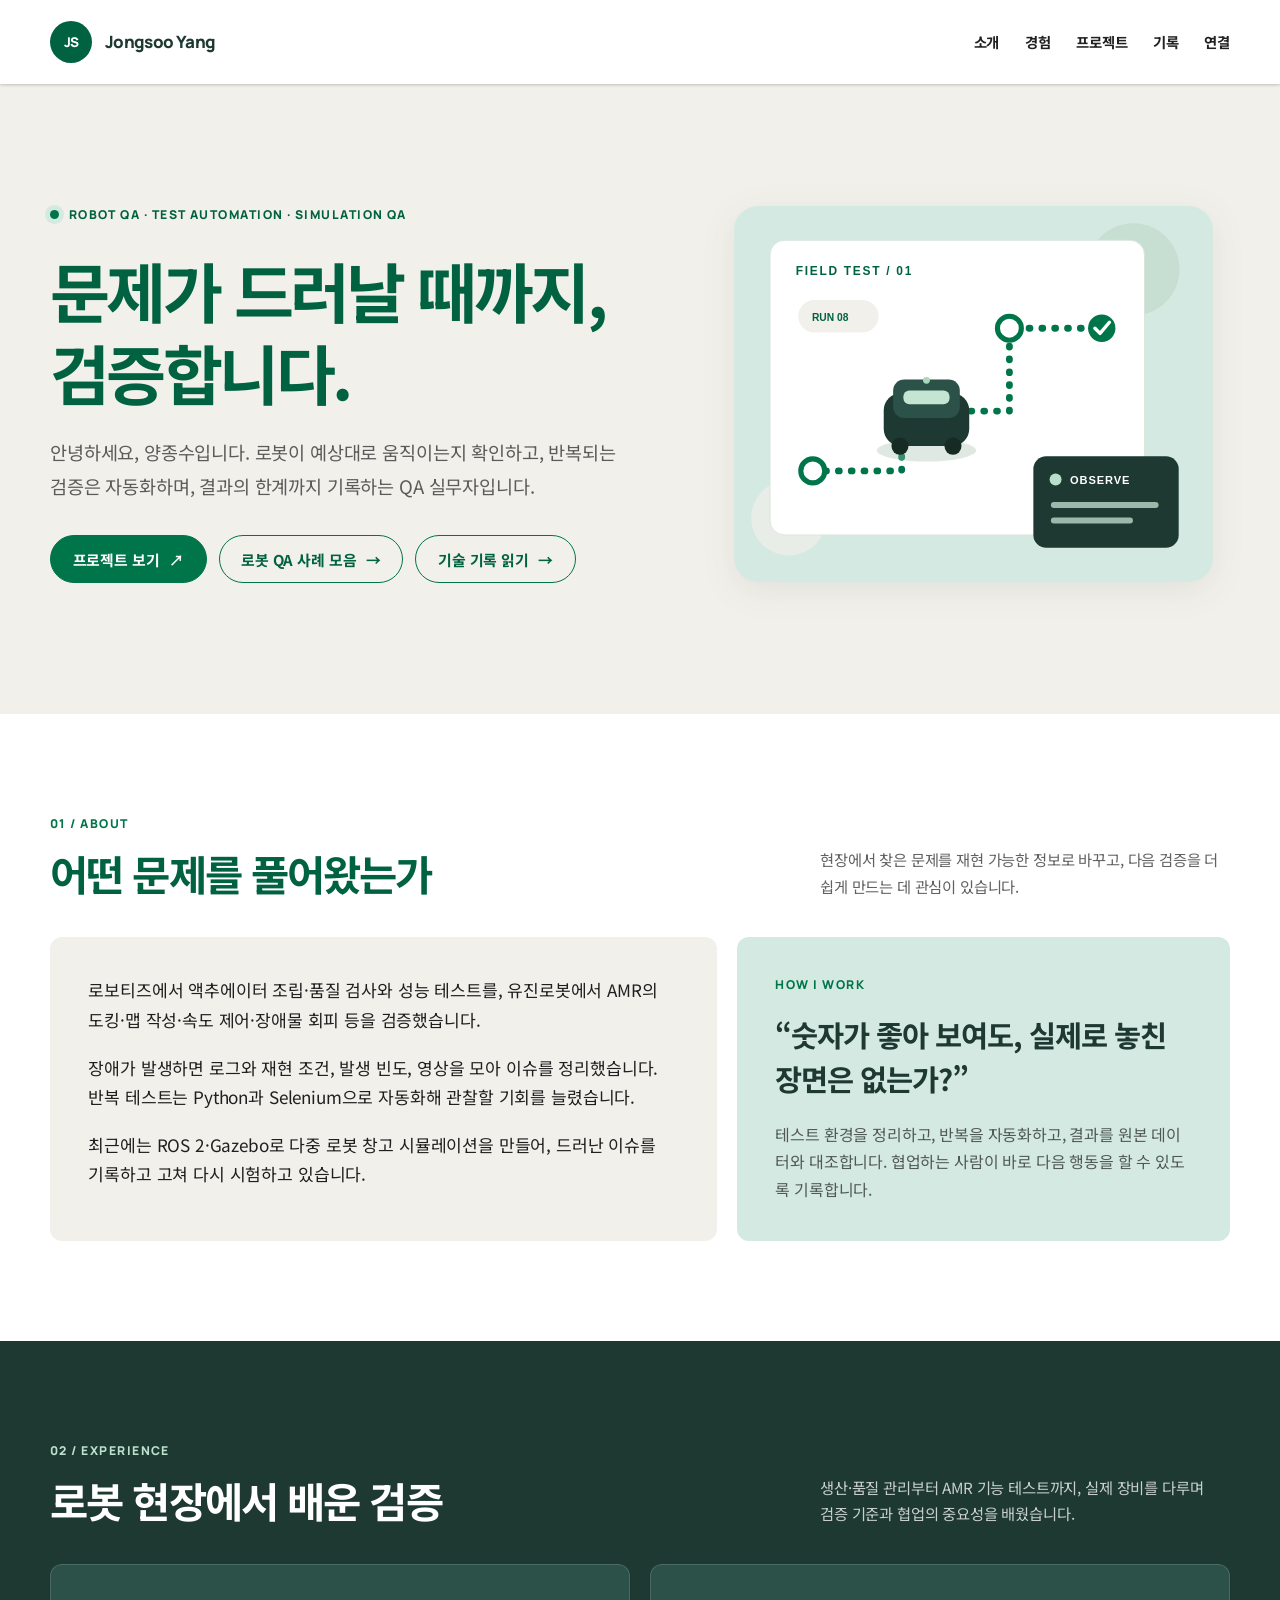
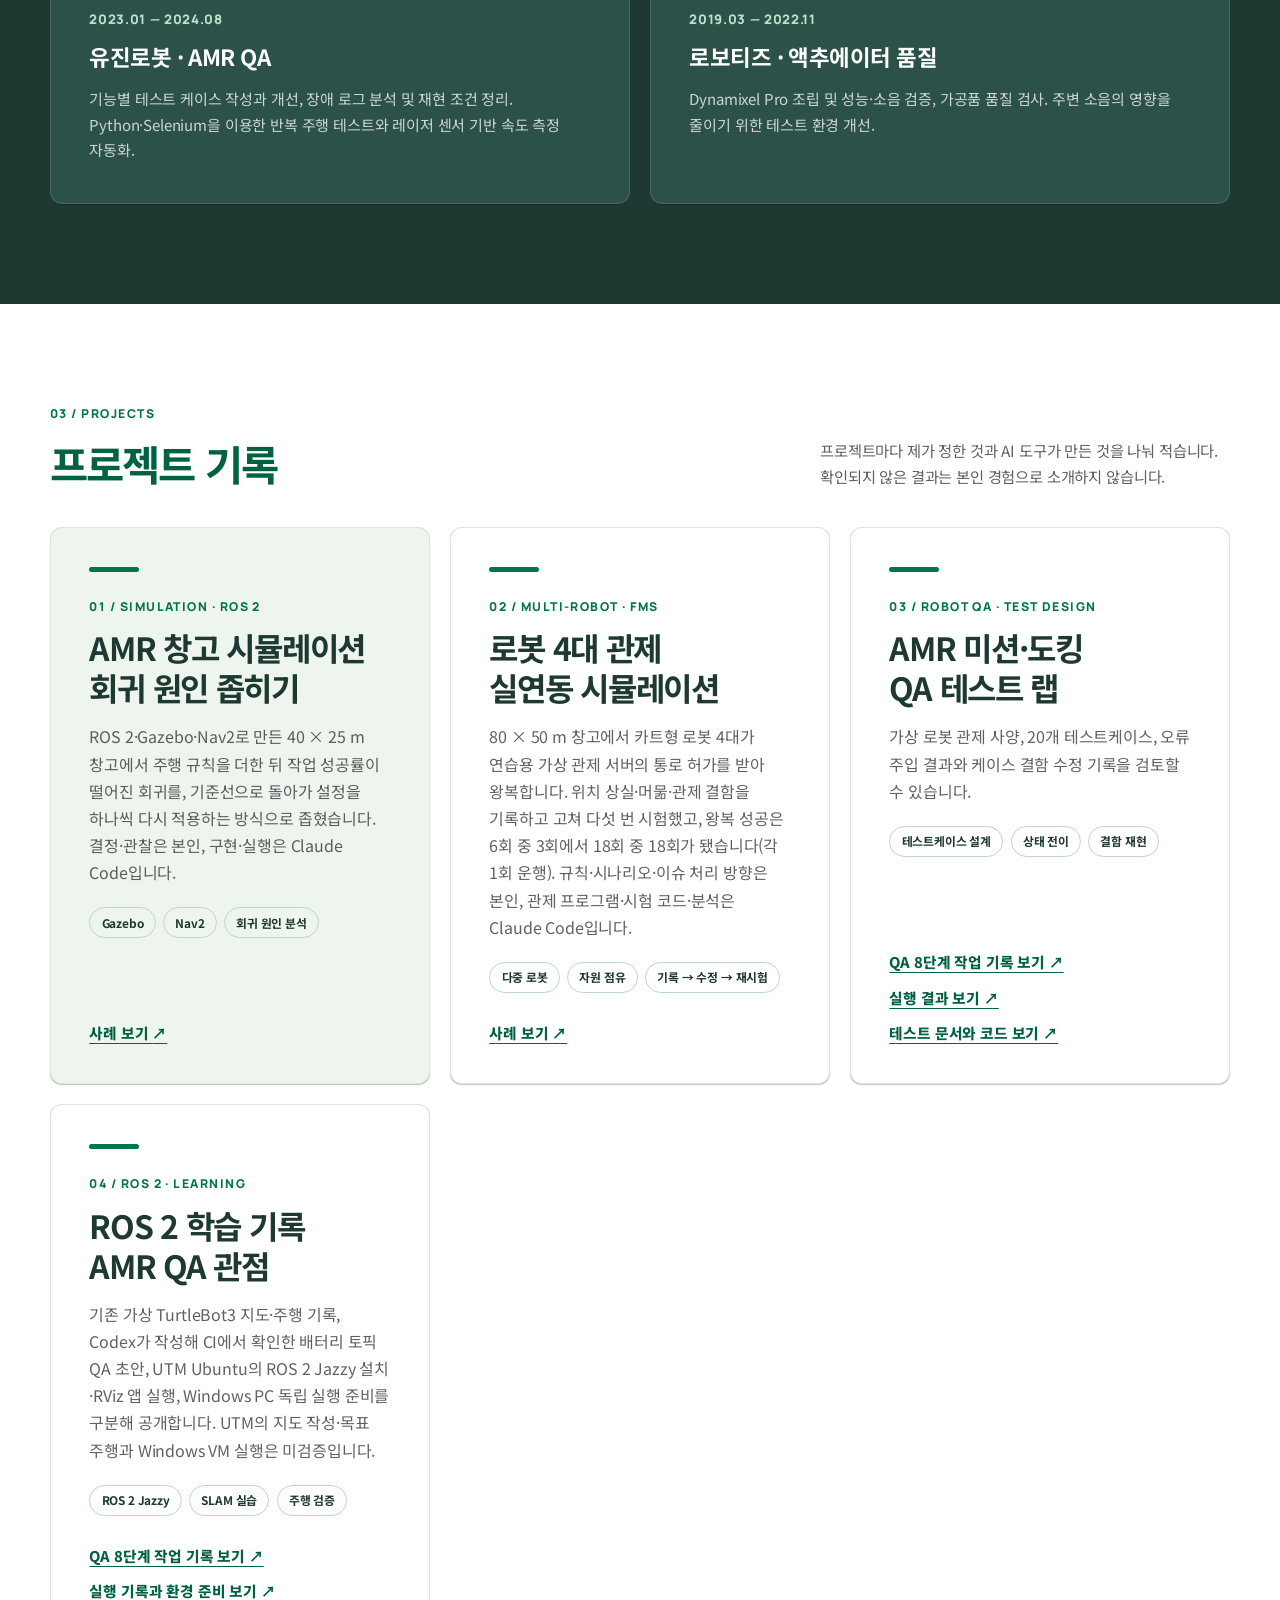
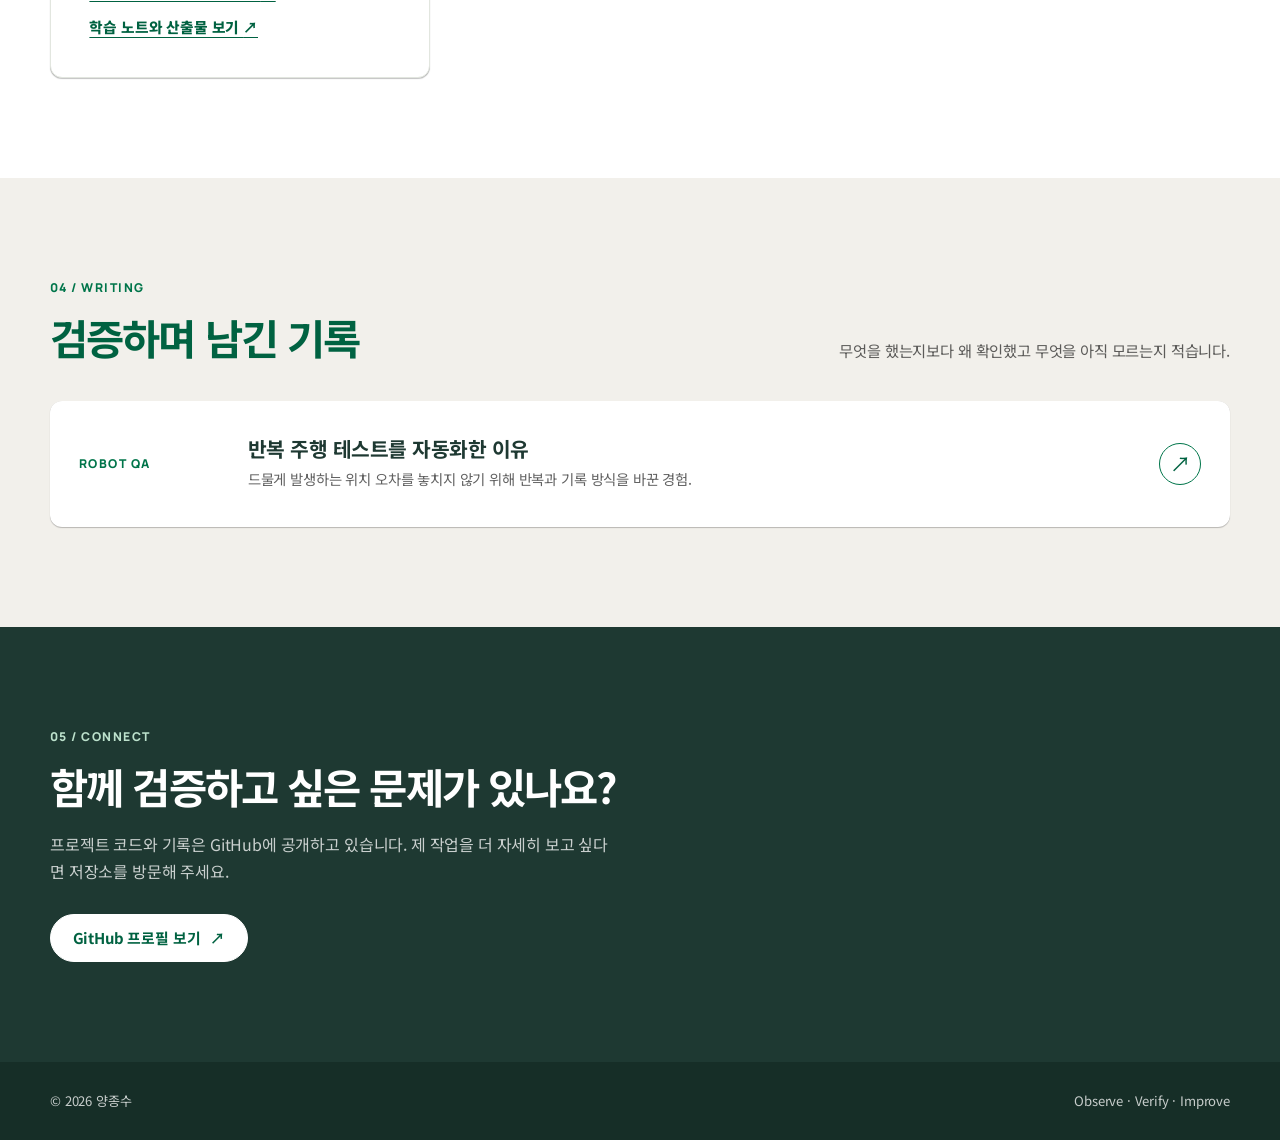
<file: docs/index.html>
<!doctype html>
<html lang="ko">
<head>
  <meta charset="utf-8">
  <meta name="viewport" content="width=device-width, initial-scale=1">
  <meta name="description" content="양종수의 로봇 QA 포트폴리오. AMR 소프트웨어 QA 경험, 다중 로봇 시뮬레이션 QA, 테스트 설계와 자동화를 소개합니다.">
  <meta name="theme-color" content="#103d35">
  <title>양종수 | 로봇 QA와 데이터 기반 문제 해결</title>
  <link rel="preconnect" href="https://fonts.googleapis.com">
  <link rel="preconnect" href="https://fonts.gstatic.com" crossorigin>
  <link href="https://fonts.googleapis.com/css2?family=Manrope:wght@400;500;600;700;800&family=Noto+Sans+KR:wght@400;500;600;700&display=swap" rel="stylesheet">
  <link rel="stylesheet" href="style.css">
</head>
<body>
  <a class="skip-link" href="#main">본문으로 바로가기</a>
  <header class="site-header">
    <div class="shell header-inner">
      <a class="brand" href="./" aria-label="양종수 포트폴리오 홈"><span class="brand-mark">JS</span><span>Jongsoo Yang</span></a>
      <nav class="nav" aria-label="주 메뉴">
        <a href="#about">소개</a>
        <a href="#experience">경험</a>
        <a href="#projects">프로젝트</a>
        <a href="#writing">기록</a>
        <a href="#contact">연결</a>
      </nav>
      <details class="mobile-menu">
        <summary>메뉴 <span aria-hidden="true">☰</span></summary>
        <nav aria-label="모바일 메뉴"><a href="#about">소개</a><a href="#experience">경험</a><a href="#projects">프로젝트</a><a href="#writing">기록</a><a href="#contact">연결</a></nav>
      </details>
    </div>
  </header>

  <main id="main">
    <section class="hero" aria-labelledby="hero-title">
      <div class="shell hero-inner">
        <div>
          <p class="eyebrow"><span class="eyebrow-dot" aria-hidden="true"></span> ROBOT QA · TEST AUTOMATION · SIMULATION QA</p>
          <h1 id="hero-title">문제가 드러날 때까지,<br>검증합니다.</h1>
          <p class="hero-lead">안녕하세요, 양종수입니다. 로봇이 예상대로 움직이는지 확인하고, 반복되는 검증은 자동화하며, 결과의 한계까지 기록하는 QA 실무자입니다.</p>
          <div class="hero-actions">
            <a class="button button-primary" href="#projects">프로젝트 보기 <span aria-hidden="true">↗</span></a>
            <a class="button button-outline" href="projects/robot-qa-portfolio/">로봇 QA 사례 모음 <span aria-hidden="true">→</span></a>
            <a class="button button-outline" href="#writing">기술 기록 읽기 <span aria-hidden="true">→</span></a>
          </div>
        </div>
        <div class="hero-art">
          <img src="assets/qa-workflow.svg" alt="로봇 주행 경로를 검사하고 기록하는 QA 작업을 표현한 그림" width="600" height="480">
        </div>
      </div>
    </section>

    <section class="section shell" id="about" aria-labelledby="about-title">
      <div class="section-heading">
        <div><p class="section-kicker">01 / ABOUT</p><h2 id="about-title">어떤 문제를 풀어왔는가</h2></div>
        <p class="section-intro">현장에서 찾은 문제를 재현 가능한 정보로 바꾸고, 다음 검증을 더 쉽게 만드는 데 관심이 있습니다.</p>
      </div>
      <div class="about-grid">
        <div class="intro-card">
          <p>로보티즈에서 액추에이터 조립·품질 검사와 성능 테스트를, 유진로봇에서 AMR의 도킹·맵 작성·속도 제어·장애물 회피 등을 검증했습니다.</p>
          <p>장애가 발생하면 로그와 재현 조건, 발생 빈도, 영상을 모아 이슈를 정리했습니다. 반복 테스트는 Python과 Selenium으로 자동화해 관찰할 기회를 늘렸습니다.</p>
          <p>최근에는 ROS 2·Gazebo로 다중 로봇 창고 시뮬레이션을 만들어, 드러난 이슈를 기록하고 고쳐 다시 시험하고 있습니다.</p>
        </div>
        <aside class="principle-card" aria-label="일하는 방식">
          <p class="section-kicker">HOW I WORK</p>
          <p class="big-quote">“숫자가 좋아 보여도, 실제로 놓친 장면은 없는가?”</p>
          <p>테스트 환경을 정리하고, 반복을 자동화하고, 결과를 원본 데이터와 대조합니다. 협업하는 사람이 바로 다음 행동을 할 수 있도록 기록합니다.</p>
        </aside>
      </div>
    </section>

    <section class="section shell" id="experience" aria-labelledby="experience-title">
      <div class="section-heading">
        <div><p class="section-kicker">02 / EXPERIENCE</p><h2 id="experience-title">로봇 현장에서 배운 검증</h2></div>
        <p class="section-intro">생산·품질 관리부터 AMR 기능 테스트까지, 실제 장비를 다루며 검증 기준과 협업의 중요성을 배웠습니다.</p>
      </div>
      <div class="timeline">
        <div class="timeline-item">
          <span class="period">2023.01 — 2024.08</span>
          <h3>유진로봇 · AMR QA</h3>
          <p>기능별 테스트 케이스 작성과 개선, 장애 로그 분석 및 재현 조건 정리. Python·Selenium을 이용한 반복 주행 테스트와 레이저 센서 기반 속도 측정 자동화.</p>
        </div>
        <div class="timeline-item">
          <span class="period">2019.03 — 2022.11</span>
          <h3>로보티즈 · 액추에이터 품질</h3>
          <p>Dynamixel Pro 조립 및 성능·소음 검증, 가공품 품질 검사. 주변 소음의 영향을 줄이기 위한 테스트 환경 개선.</p>
        </div>
      </div>
    </section>

    <section class="section shell" id="projects" aria-labelledby="projects-title">
      <div class="section-heading">
        <div><p class="section-kicker">03 / PROJECTS</p><h2 id="projects-title">프로젝트 기록</h2></div>
        <p class="section-intro">프로젝트마다 제가 정한 것과 AI 도구가 만든 것을 나눠 적습니다. 확인되지 않은 결과는 본인 경험으로 소개하지 않습니다.</p>
      </div>
      <div class="project-grid">
        <article class="project-card featured">
          <span class="meta">01 / SIMULATION · ROS 2</span>
          <h3>AMR 창고 시뮬레이션<br>회귀 원인 좁히기</h3>
          <p>ROS 2·Gazebo·Nav2로 만든 40 × 25 m 창고에서 주행 규칙을 더한 뒤 작업 성공률이 떨어진 회귀를, 기준선으로 돌아가 설정을 하나씩 다시 적용하는 방식으로 좁혔습니다. 결정·관찰은 본인, 구현·실행은 Claude Code입니다.</p>
          <ul class="tags" aria-label="사용 기술"><li>Gazebo</li><li>Nav2</li><li>회귀 원인 분석</li></ul>
          <a class="text-link" href="projects/robot-qa-portfolio/#case5">사례 보기 <span aria-hidden="true">↗</span></a>
        </article>
        <article class="project-card">
          <span class="meta">02 / MULTI-ROBOT · FMS</span>
          <h3>로봇 4대 관제<br>실연동 시뮬레이션</h3>
          <p>80 × 50 m 창고에서 카트형 로봇 4대가 연습용 가상 관제 서버의 통로 허가를 받아 왕복합니다. 위치 상실·머묾·관제 결함을 기록하고 고쳐 다섯 번 시험했고, 왕복 성공은 6회 중 3회에서 18회 중 18회가 됐습니다(각 1회 운행). 규칙·시나리오·이슈 처리 방향은 본인, 관제 프로그램·시험 코드·분석은 Claude Code입니다.</p>
          <ul class="tags" aria-label="사례 주제"><li>다중 로봇</li><li>자원 점유</li><li>기록 → 수정 → 재시험</li></ul>
          <a class="text-link" href="projects/robot-qa-portfolio/#case6">사례 보기 <span aria-hidden="true">↗</span></a>
        </article>
        <article class="project-card">
          <span class="meta">03 / ROBOT QA · TEST DESIGN</span>
          <h3>AMR 미션·도킹<br>QA 테스트 랩</h3>
          <p>가상 로봇 관제 사양, 20개 테스트케이스, 오류 주입 결과와 케이스 결함 수정 기록을 검토할 수 있습니다.</p>
          <ul class="tags" aria-label="사용한 QA 기법"><li>테스트케이스 설계</li><li>상태 전이</li><li>결함 재현</li></ul>
          <a class="text-link" href="qa/amr-qa.html">QA 8단계 작업 기록 보기 <span aria-hidden="true">↗</span></a>
          <a class="text-link" href="projects/amr-qa-lab/">실행 결과 보기 <span aria-hidden="true">↗</span></a>
          <a class="text-link" href="https://github.com/ParsleyOnLibra/ParsleyOnLibra/tree/main/projects/amr-qa-lab">테스트 문서와 코드 보기 <span aria-hidden="true">↗</span></a>
        </article>
        <article class="project-card">
          <span class="meta">04 / ROS 2 · LEARNING</span>
          <h3>ROS 2 학습 기록<br>AMR QA 관점</h3>
          <p>기존 가상 TurtleBot3 지도·주행 기록, Codex가 작성해 CI에서 확인한 배터리 토픽 QA 초안, UTM Ubuntu의 ROS 2 Jazzy 설치·RViz 앱 실행, Windows PC 독립 실행 준비를 구분해 공개합니다. UTM의 지도 작성·목표 주행과 Windows VM 실행은 미검증입니다.</p>
          <ul class="tags" aria-label="학습 주제"><li>ROS 2 Jazzy</li><li>SLAM 실습</li><li>주행 검증</li></ul>
          <a class="text-link" href="qa/ros2-learning.html">QA 8단계 작업 기록 보기 <span aria-hidden="true">↗</span></a>
          <a class="text-link" href="projects/ros2-learning/">실행 기록과 환경 준비 보기 <span aria-hidden="true">↗</span></a>
          <a class="text-link" href="https://github.com/ParsleyOnLibra/ParsleyOnLibra/tree/main/projects/ros2-learning">학습 노트와 산출물 보기 <span aria-hidden="true">↗</span></a>
        </article>
      </div>
    </section>

    <section class="section shell" id="writing" aria-labelledby="writing-title">
      <div class="section-heading">
        <div><p class="section-kicker">04 / WRITING</p><h2 id="writing-title">검증하며 남긴 기록</h2></div>
        <p class="section-intro">무엇을 했는지보다 왜 확인했고 무엇을 아직 모르는지 적습니다.</p>
      </div>
      <div class="post-list">
        <a class="post-card" href="articles/robot-qa-automation.html">
          <span class="meta">ROBOT QA</span>
          <div><h3>반복 주행 테스트를 자동화한 이유</h3><p>드물게 발생하는 위치 오차를 놓치지 않기 위해 반복과 기록 방식을 바꾼 경험.</p></div>
          <span class="post-arrow" aria-hidden="true">↗</span>
        </a>
      </div>
    </section>

    <section class="section contact" id="contact" aria-labelledby="contact-title">
      <div class="shell">
        <p class="section-kicker">05 / CONNECT</p>
        <h2 id="contact-title">함께 검증하고 싶은 문제가 있나요?</h2>
        <p>프로젝트 코드와 기록은 GitHub에 공개하고 있습니다. 제 작업을 더 자세히 보고 싶다면 저장소를 방문해 주세요.</p>
        <a class="button button-primary" href="https://github.com/ParsleyOnLibra">GitHub 프로필 보기 <span aria-hidden="true">↗</span></a>
      </div>
    </section>
  </main>
  <footer class="site-footer"><div class="shell footer-inner"><p>© 2026 양종수</p><p>Observe · Verify · Improve</p></div></footer>
  <script src="site.js" defer></script>
</body>
</html>
</file>
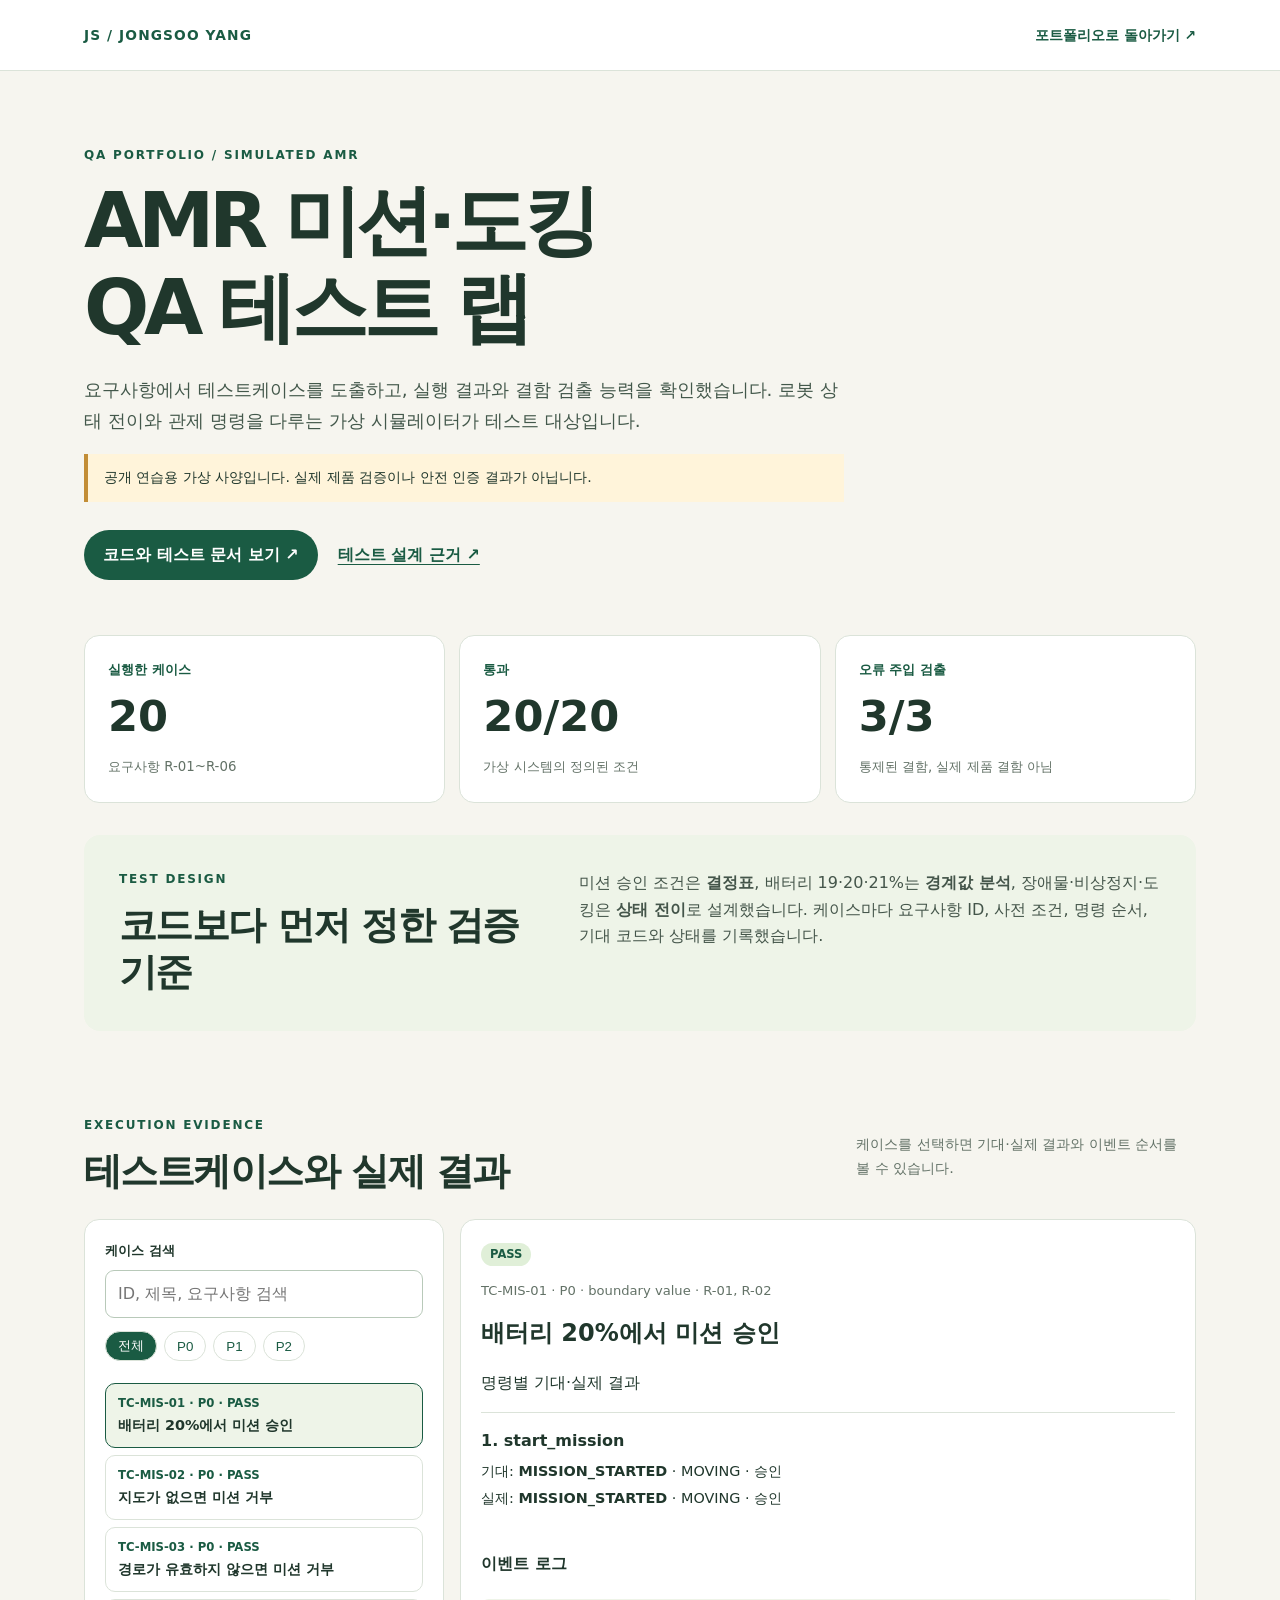
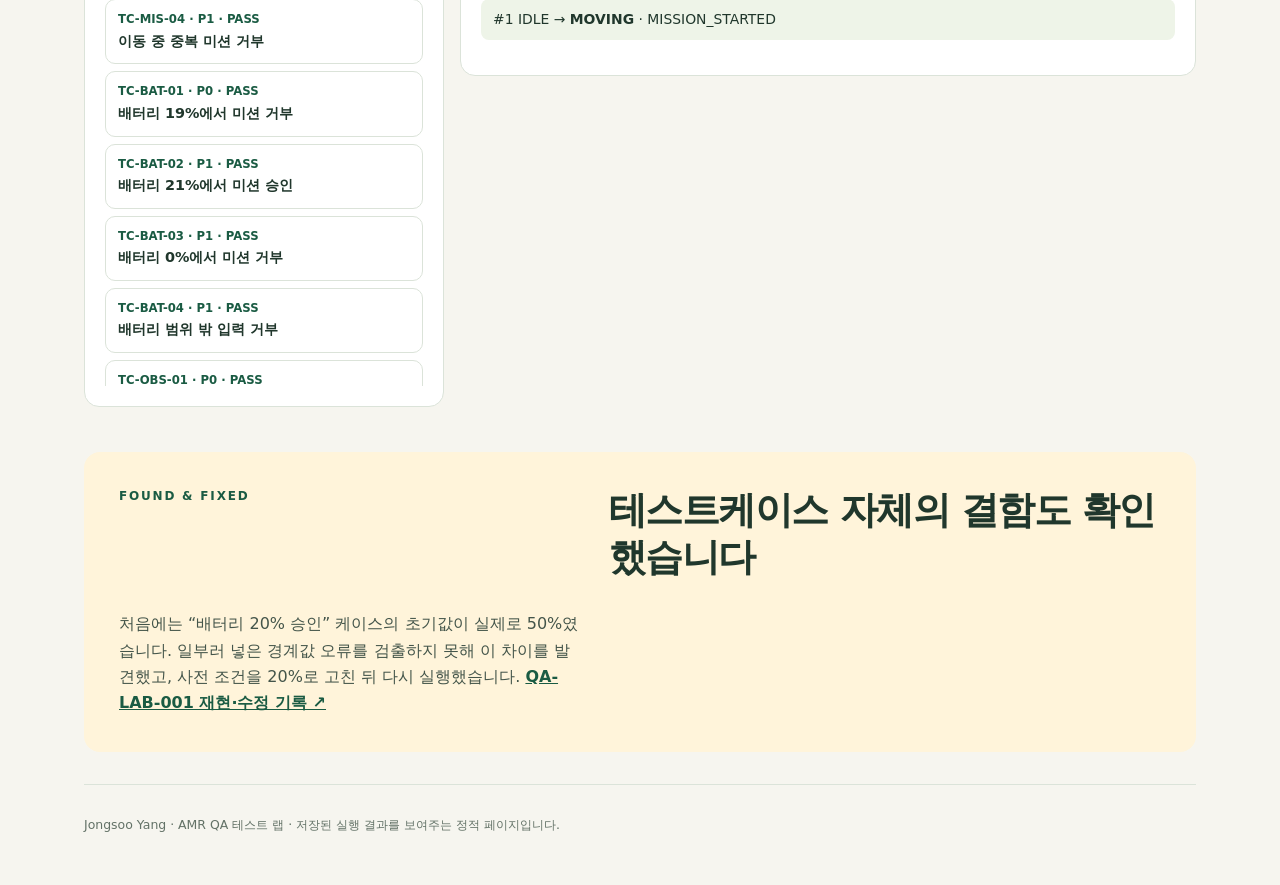
<file: docs/projects/amr-qa-lab/index.html>
<!doctype html>
<html lang="ko">
<head>
  <meta charset="utf-8">
  <meta name="viewport" content="width=device-width,initial-scale=1">
  <meta name="description" content="AMR 미션·도킹 QA 테스트 랩: 요구사항, 테스트케이스, 실행 결과와 오류 주입 검증.">
  <title>AMR QA 테스트 랩 | Jongsoo Yang</title>
  <link rel="stylesheet" href="style.css">
  <script defer src="app.js"></script>
</head>
<body>
  <header class="site-header"><div class="wrap header-inner"><a class="brand" href="../../index.html">JS / JONGSOO YANG</a><a href="../../index.html#projects">포트폴리오로 돌아가기 ↗</a></div></header>
  <main class="wrap">
    <section class="hero" aria-labelledby="title">
      <p class="eyebrow">QA PORTFOLIO / SIMULATED AMR</p>
      <h1 id="title">AMR 미션·도킹<br>QA 테스트 랩</h1>
      <p class="lead">요구사항에서 테스트케이스를 도출하고, 실행 결과와 결함 검출 능력을 확인했습니다. 로봇 상태 전이와 관제 명령을 다루는 가상 시뮬레이터가 테스트 대상입니다.</p>
      <p class="scope">공개 연습용 가상 사양입니다. 실제 제품 검증이나 안전 인증 결과가 아닙니다.</p>
      <div class="hero-links"><a class="button" href="https://github.com/ParsleyOnLibra/ParsleyOnLibra/tree/main/projects/amr-qa-lab">코드와 테스트 문서 보기 ↗</a><a class="quiet-link" href="https://github.com/ParsleyOnLibra/ParsleyOnLibra/blob/main/projects/amr-qa-lab/docs/TEST_DESIGN.md">테스트 설계 근거 ↗</a></div>
    </section>

    <section class="summary" aria-label="실행 결과 요약">
      <div class="metric"><span>실행한 케이스</span><strong id="total">—</strong><small>요구사항 R-01~R-06</small></div>
      <div class="metric"><span>통과</span><strong id="passed">—</strong><small>가상 시스템의 정의된 조건</small></div>
      <div class="metric"><span>오류 주입 검출</span><strong id="mutations">—</strong><small>통제된 결함, 실제 제품 결함 아님</small></div>
    </section>

    <section class="method" aria-labelledby="method-title">
      <div><p class="eyebrow">TEST DESIGN</p><h2 id="method-title">코드보다 먼저 정한 검증 기준</h2></div>
      <p>미션 승인 조건은 <strong>결정표</strong>, 배터리 19·20·21%는 <strong>경계값 분석</strong>, 장애물·비상정지·도킹은 <strong>상태 전이</strong>로 설계했습니다. 케이스마다 요구사항 ID, 사전 조건, 명령 순서, 기대 코드와 상태를 기록했습니다.</p>
    </section>

    <section class="cases" aria-labelledby="case-title">
      <div class="section-head"><div><p class="eyebrow">EXECUTION EVIDENCE</p><h2 id="case-title">테스트케이스와 실제 결과</h2></div><p>케이스를 선택하면 기대·실제 결과와 이벤트 순서를 볼 수 있습니다.</p></div>
      <div class="case-layout">
        <div class="case-panel">
          <label class="search-label" for="search">케이스 검색</label><input id="search" type="search" placeholder="ID, 제목, 요구사항 검색">
          <div class="filters" role="group" aria-label="우선순위 필터"><button type="button" class="active" data-filter="ALL">전체</button><button type="button" data-filter="P0">P0</button><button type="button" data-filter="P1">P1</button><button type="button" data-filter="P2">P2</button></div>
          <div id="case-list" class="case-list" aria-label="테스트케이스 목록"><p>결과를 불러오는 중입니다…</p></div>
        </div>
        <article id="case-detail" class="detail" aria-live="polite"><p>케이스를 선택해 주세요.</p></article>
      </div>
    </section>

    <section class="finding" aria-labelledby="finding-title"><p class="eyebrow">FOUND & FIXED</p><h2 id="finding-title">테스트케이스 자체의 결함도 확인했습니다</h2><p>처음에는 “배터리 20% 승인” 케이스의 초기값이 실제로 50%였습니다. 일부러 넣은 경계값 오류를 검출하지 못해 이 차이를 발견했고, 사전 조건을 20%로 고친 뒤 다시 실행했습니다. <a href="https://github.com/ParsleyOnLibra/ParsleyOnLibra/blob/main/projects/amr-qa-lab/docs/DEFECTS.md">QA-LAB-001 재현·수정 기록 ↗</a></p></section>
    <footer>Jongsoo Yang · AMR QA 테스트 랩 · 저장된 실행 결과를 보여주는 정적 페이지입니다.</footer>
  </main>
</body>
</html>
</file>
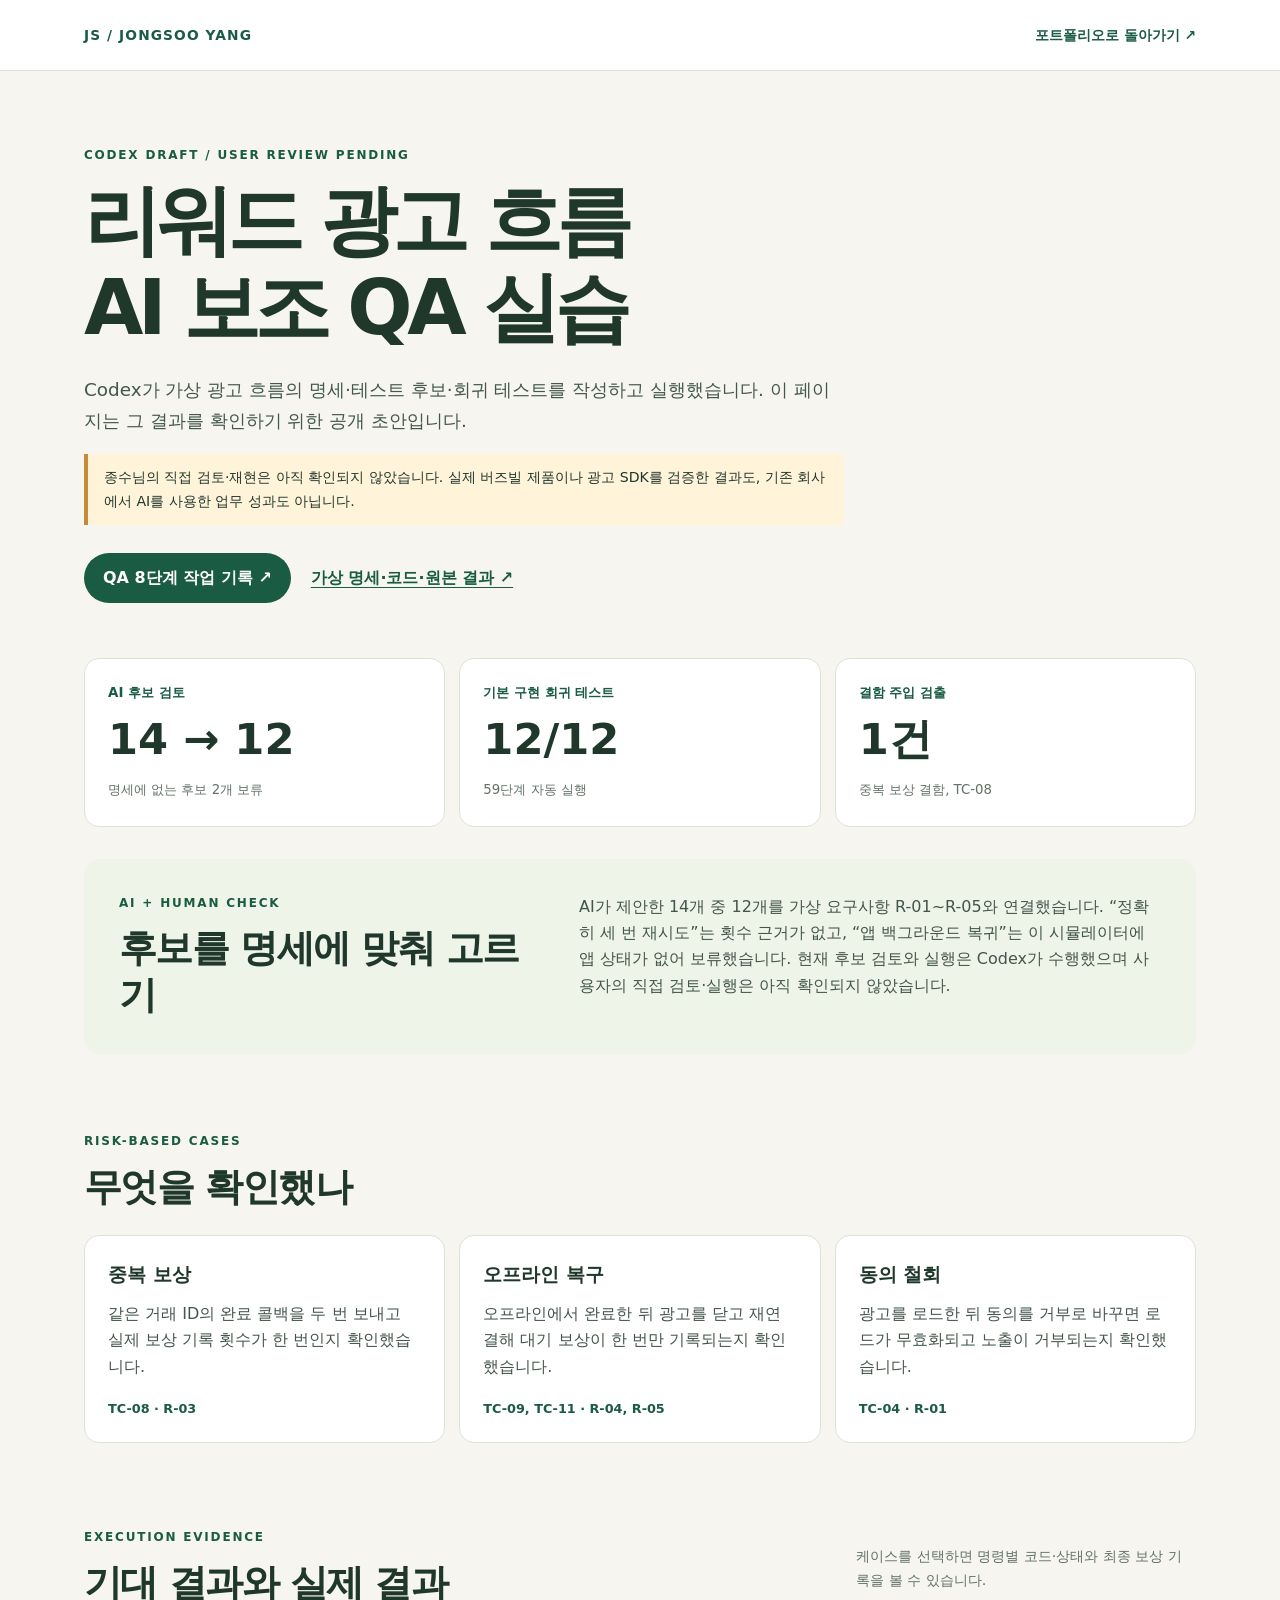
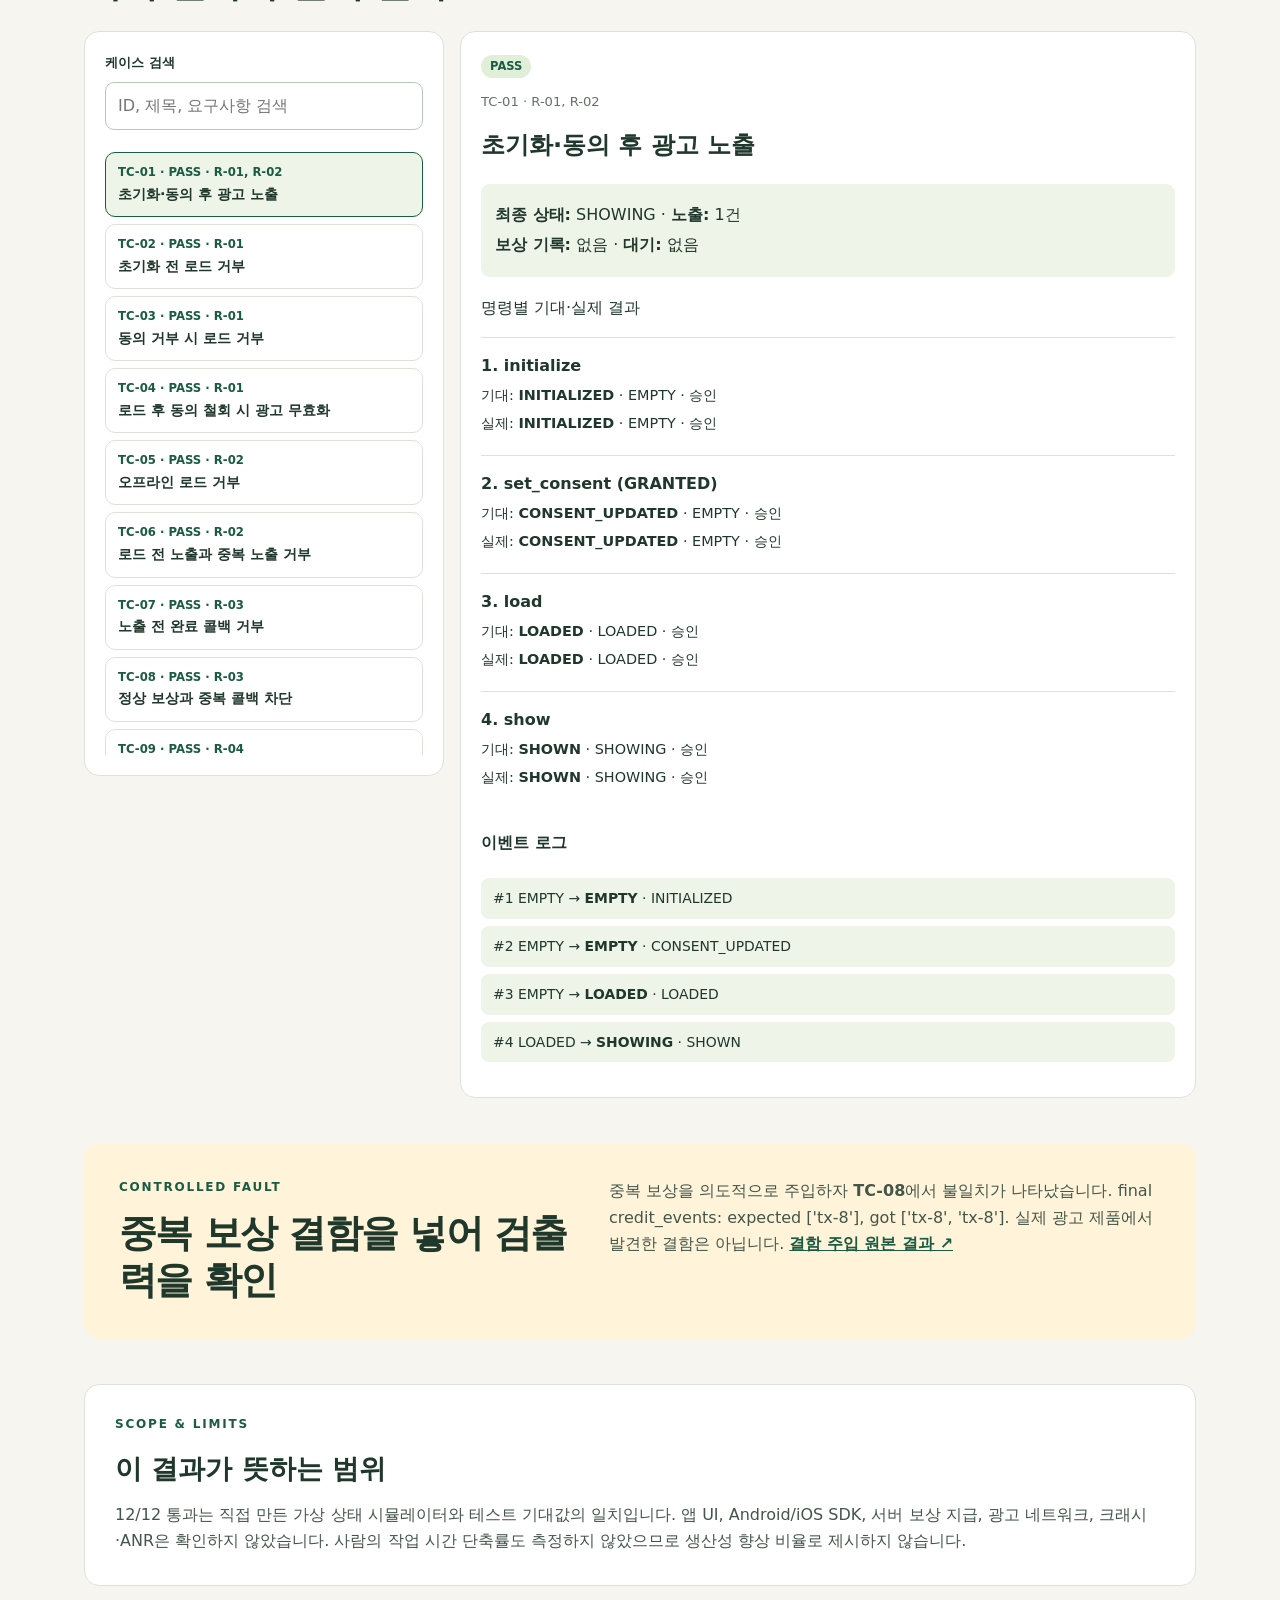
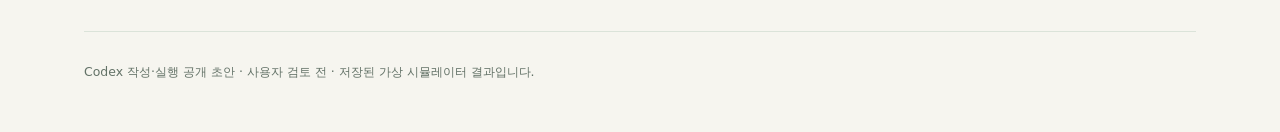
<file: docs/projects/reward-ad-qa-lab/index.html>
<!doctype html>
<html lang="ko">
<head>
  <meta charset="utf-8">
  <meta name="viewport" content="width=device-width, initial-scale=1">
  <meta name="description" content="Codex가 작성·실행한 가상 리워드 광고 QA 공개 초안. 사용자 직접 검토와 재현은 진행 전입니다.">
  <title>리워드 광고 QA 공개 초안 | Jongsoo Yang</title>
  <link rel="stylesheet" href="../amr-qa-lab/style.css">
  <link rel="stylesheet" href="style.css">
  <script defer src="app.js"></script>
</head>
<body>
  <a class="skip" href="#main">본문으로 바로가기</a>
  <header class="site-header"><div class="wrap header-inner"><a class="brand" href="../../index.html">JS / JONGSOO YANG</a><a href="../../index.html#projects">포트폴리오로 돌아가기 ↗</a></div></header>
  <main class="wrap" id="main">
    <section class="hero" aria-labelledby="title">
      <p class="eyebrow">CODEX DRAFT / USER REVIEW PENDING</p>
      <h1 id="title">리워드 광고 흐름<br>AI 보조 QA 실습</h1>
      <p class="lead">Codex가 가상 광고 흐름의 명세·테스트 후보·회귀 테스트를 작성하고 실행했습니다. 이 페이지는 그 결과를 확인하기 위한 공개 초안입니다.</p>
      <p class="scope">종수님의 직접 검토·재현은 아직 확인되지 않았습니다. 실제 버즈빌 제품이나 광고 SDK를 검증한 결과도, 기존 회사에서 AI를 사용한 업무 성과도 아닙니다.</p>
      <div class="hero-links"><a class="button" href="../../qa/reward-ad-qa.html">QA 8단계 작업 기록 ↗</a><a class="quiet-link" href="https://github.com/ParsleyOnLibra/ParsleyOnLibra/tree/main/projects/reward-ad-qa-lab">가상 명세·코드·원본 결과 ↗</a></div>
    </section>

    <section class="summary" aria-label="실습 결과 요약">
      <div class="metric"><span>AI 후보 검토</span><strong>14 → 12</strong><small>명세에 없는 후보 2개 보류</small></div>
      <div class="metric"><span>기본 구현 회귀 테스트</span><strong id="passed">—</strong><small id="steps">저장된 결과를 불러오는 중</small></div>
      <div class="metric"><span>결함 주입 검출</span><strong id="mutations">—</strong><small>중복 보상 결함, TC-08</small></div>
    </section>

    <section class="method" aria-labelledby="method-title">
      <div><p class="eyebrow">AI + HUMAN CHECK</p><h2 id="method-title">후보를 명세에 맞춰 고르기</h2></div>
      <p>AI가 제안한 14개 중 12개를 가상 요구사항 R-01~R-05와 연결했습니다. “정확히 세 번 재시도”는 횟수 근거가 없고, “앱 백그라운드 복귀”는 이 시뮬레이터에 앱 상태가 없어 보류했습니다. 현재 후보 검토와 실행은 Codex가 수행했으며 사용자의 직접 검토·실행은 아직 확인되지 않았습니다.</p>
    </section>

    <section class="risk" aria-labelledby="risk-title">
      <div class="section-head"><div><p class="eyebrow">RISK-BASED CASES</p><h2 id="risk-title">무엇을 확인했나</h2></div></div>
      <div class="risk-grid">
        <article><h3>중복 보상</h3><p>같은 거래 ID의 완료 콜백을 두 번 보내고 실제 보상 기록 횟수가 한 번인지 확인했습니다.</p><span>TC-08 · R-03</span></article>
        <article><h3>오프라인 복구</h3><p>오프라인에서 완료한 뒤 광고를 닫고 재연결해 대기 보상이 한 번만 기록되는지 확인했습니다.</p><span>TC-09, TC-11 · R-04, R-05</span></article>
        <article><h3>동의 철회</h3><p>광고를 로드한 뒤 동의를 거부로 바꾸면 로드가 무효화되고 노출이 거부되는지 확인했습니다.</p><span>TC-04 · R-01</span></article>
      </div>
    </section>

    <section class="cases" aria-labelledby="case-title">
      <div class="section-head"><div><p class="eyebrow">EXECUTION EVIDENCE</p><h2 id="case-title">기대 결과와 실제 결과</h2></div><p>케이스를 선택하면 명령별 코드·상태와 최종 보상 기록을 볼 수 있습니다.</p></div>
      <div class="case-layout">
        <div class="case-panel"><label class="search-label" for="search">케이스 검색</label><input id="search" type="search" placeholder="ID, 제목, 요구사항 검색"><div id="case-list" class="case-list" aria-label="테스트케이스 목록"><p>저장된 결과를 불러오는 중입니다…</p></div></div>
        <article id="case-detail" class="detail" aria-live="polite"><p>케이스를 선택해 주세요.</p></article>
      </div>
    </section>

    <section class="finding" aria-labelledby="finding-title"><div><p class="eyebrow">CONTROLLED FAULT</p><h2 id="finding-title">중복 보상 결함을 넣어 검출력을 확인</h2></div><p id="mutation-detail">결함 주입 보고서를 불러오는 중입니다…</p></section>

    <section class="limits" aria-labelledby="limits-title"><p class="eyebrow">SCOPE & LIMITS</p><h2 id="limits-title">이 결과가 뜻하는 범위</h2><p>12/12 통과는 직접 만든 가상 상태 시뮬레이터와 테스트 기대값의 일치입니다. 앱 UI, Android/iOS SDK, 서버 보상 지급, 광고 네트워크, 크래시·ANR은 확인하지 않았습니다. 사람의 작업 시간 단축률도 측정하지 않았으므로 생산성 향상 비율로 제시하지 않습니다.</p></section>
    <noscript><p>JavaScript를 켜면 케이스별 결과를 볼 수 있습니다. 원본 결과는 <a href="data/latest.json">기본 실행 JSON</a>과 <a href="data/mutation.json">결함 주입 JSON</a>에서 확인할 수 있습니다.</p></noscript>
    <footer>Codex 작성·실행 공개 초안 · 사용자 검토 전 · 저장된 가상 시뮬레이터 결과입니다.</footer>
  </main>
</body>
</html>
</file>
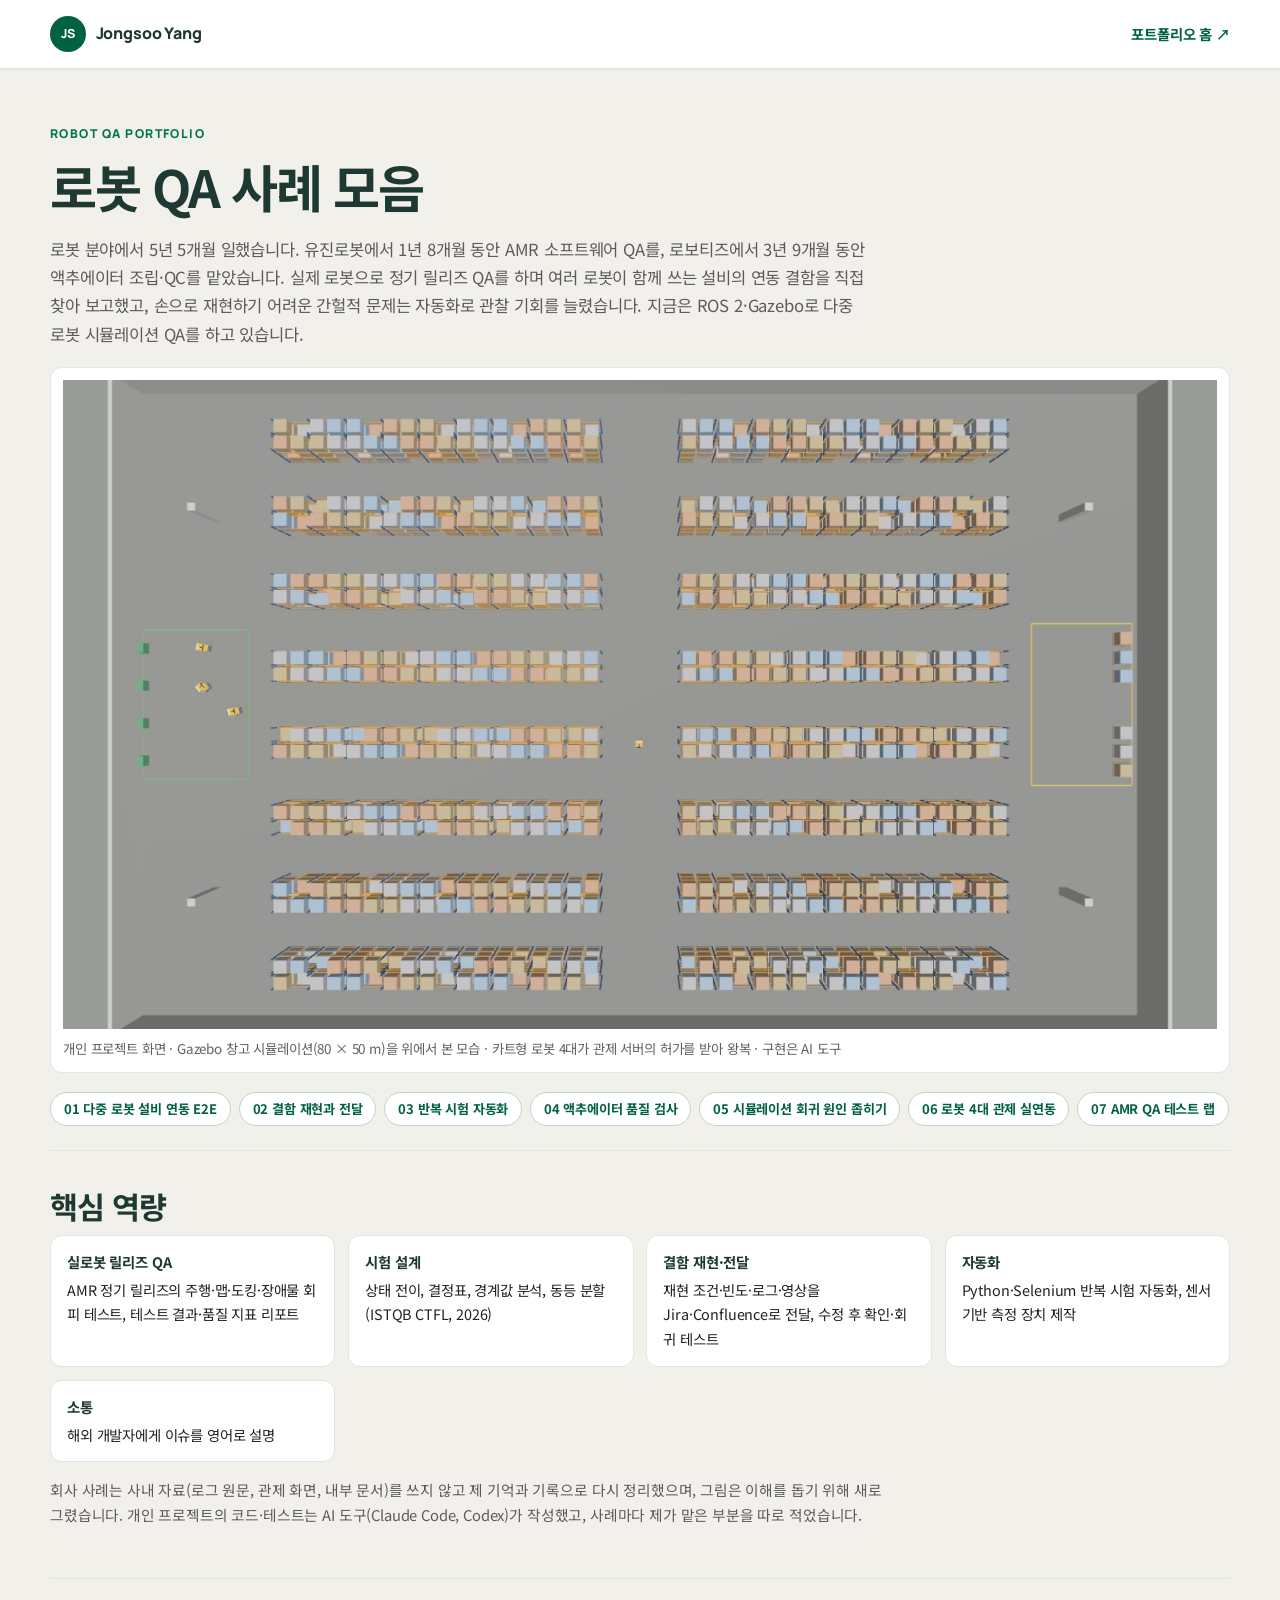
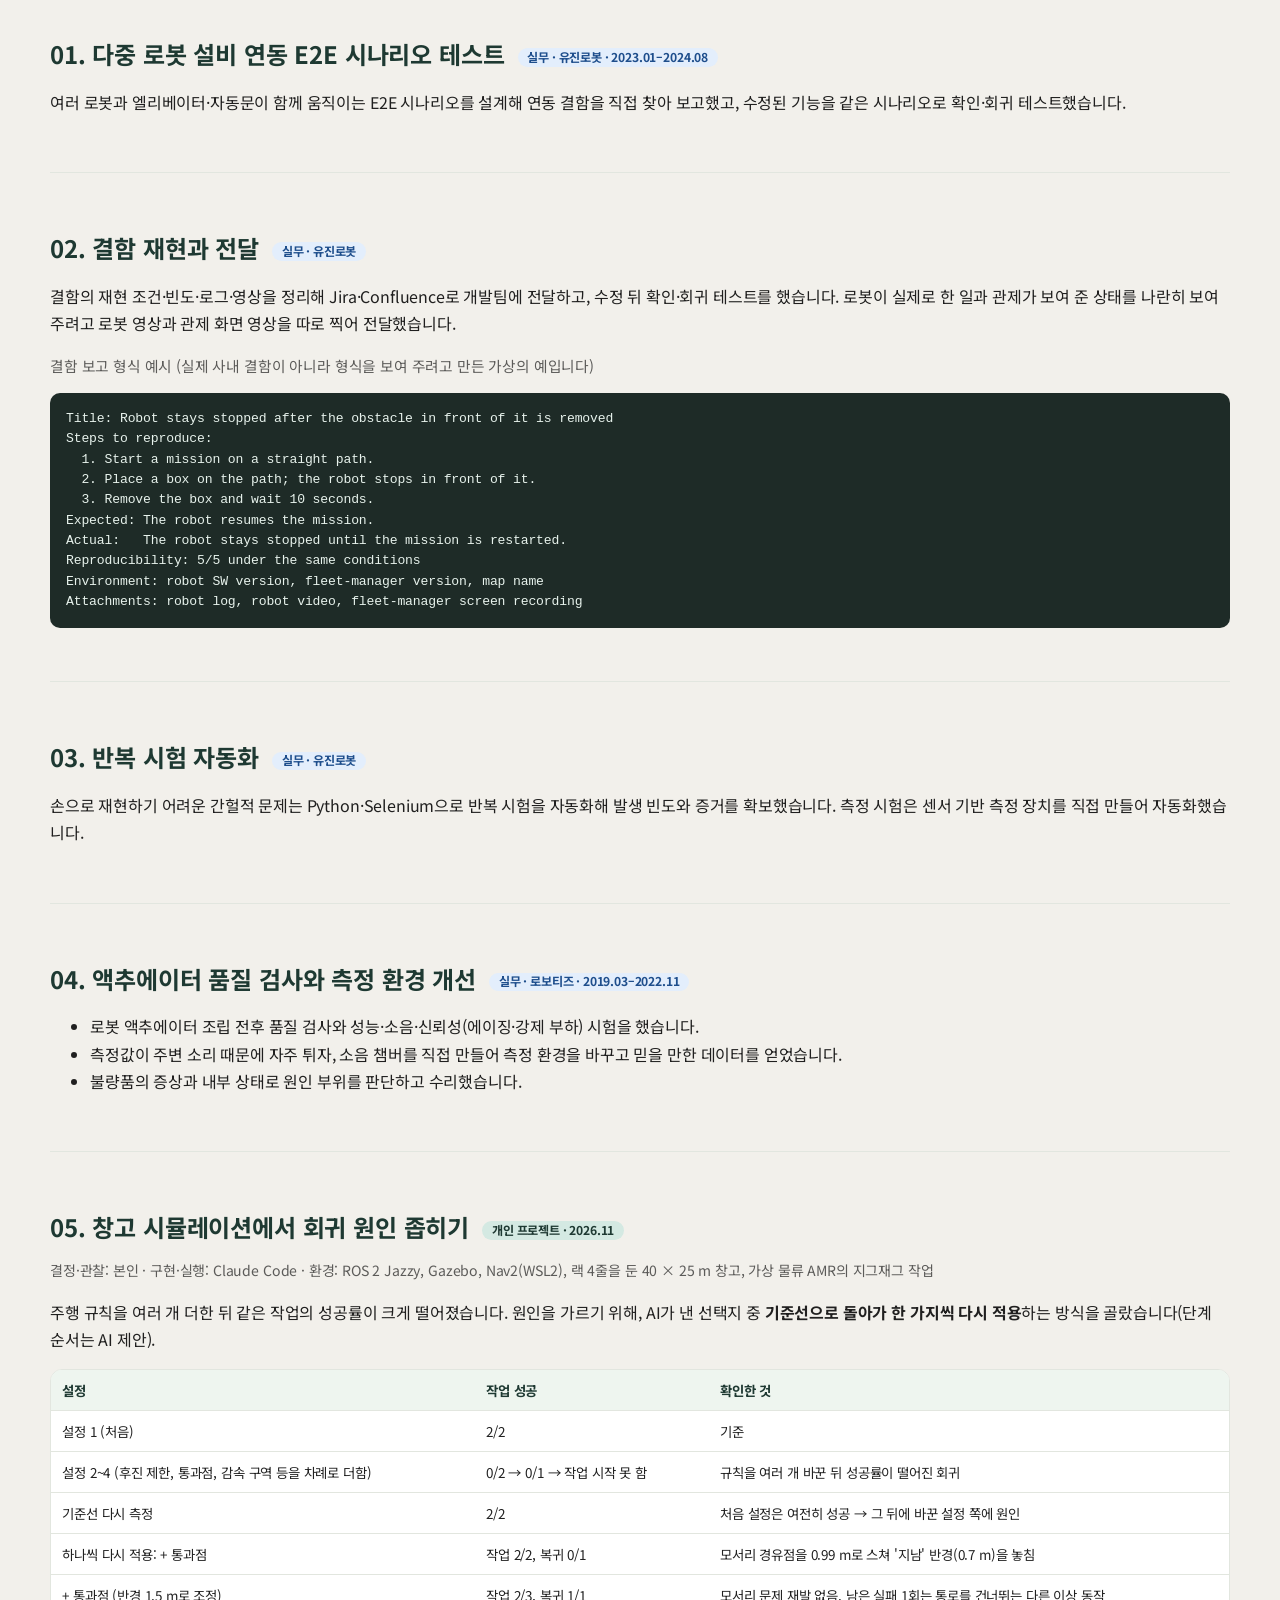
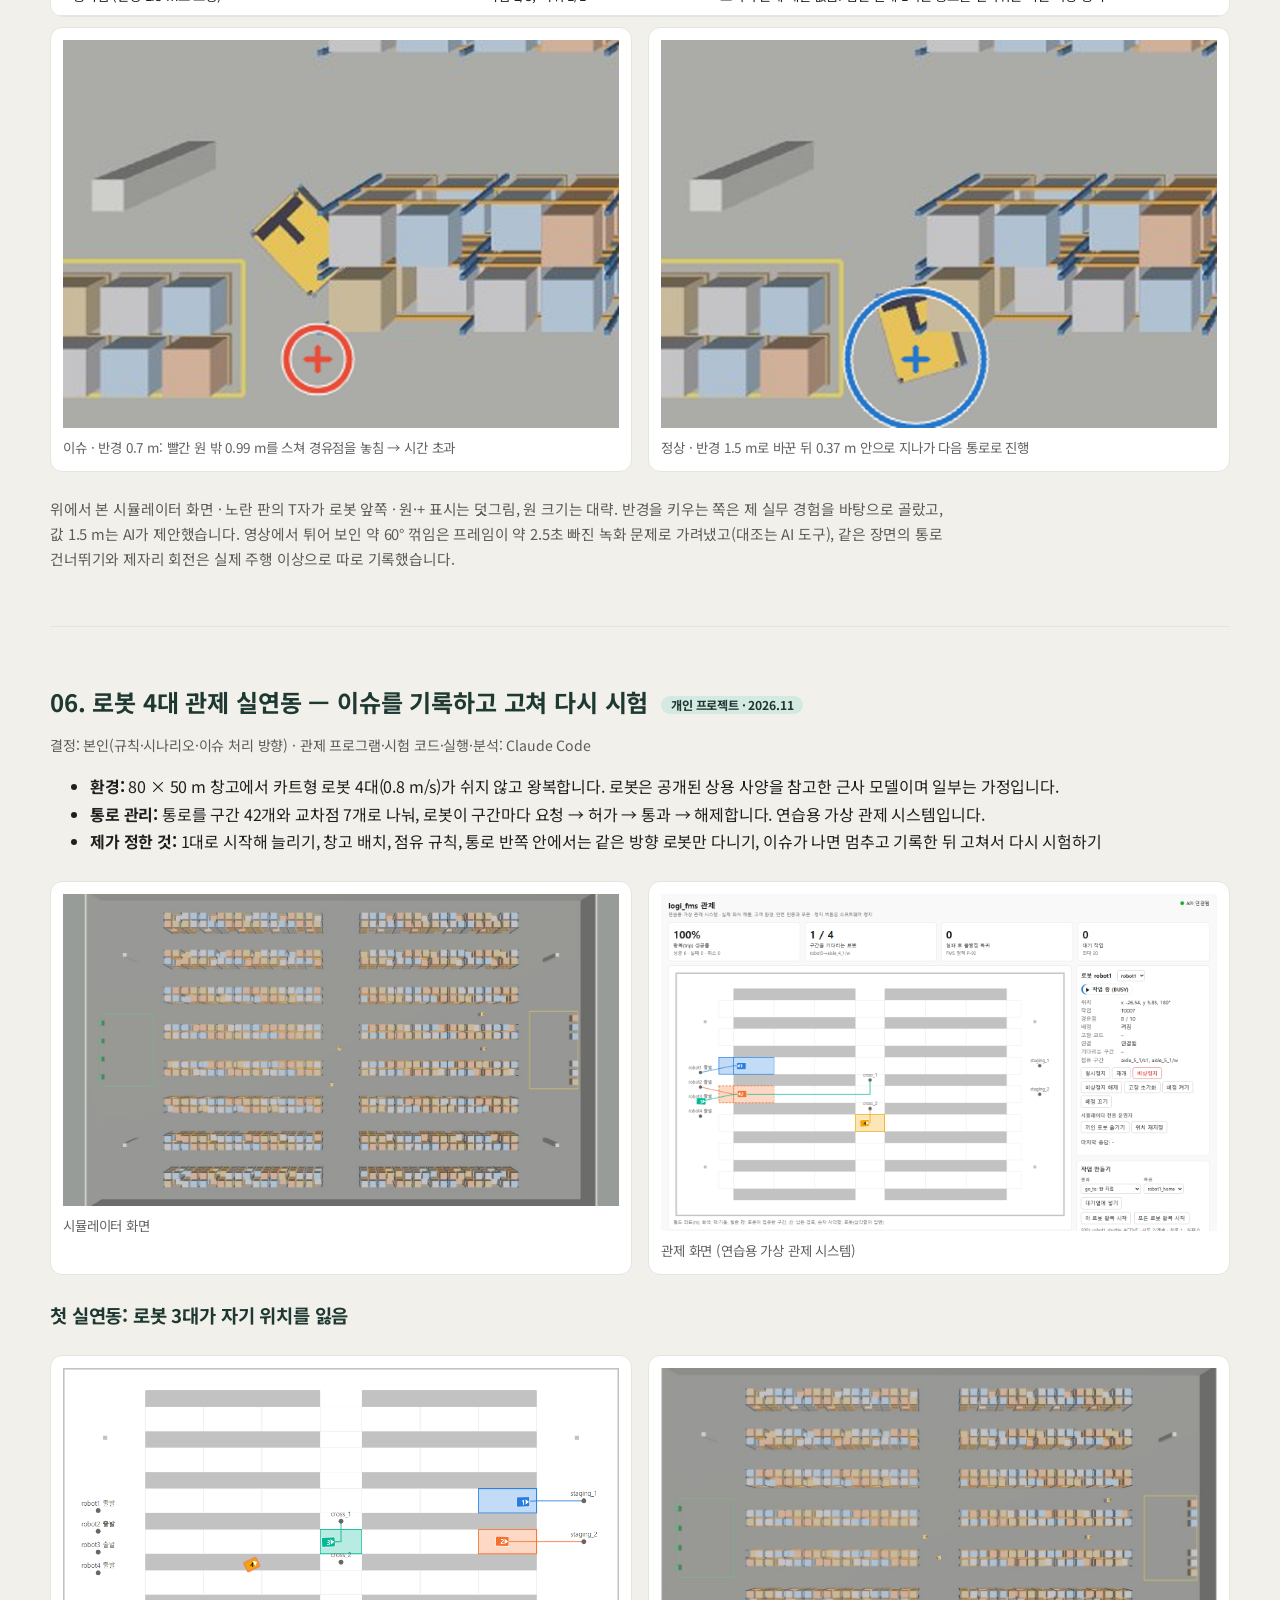
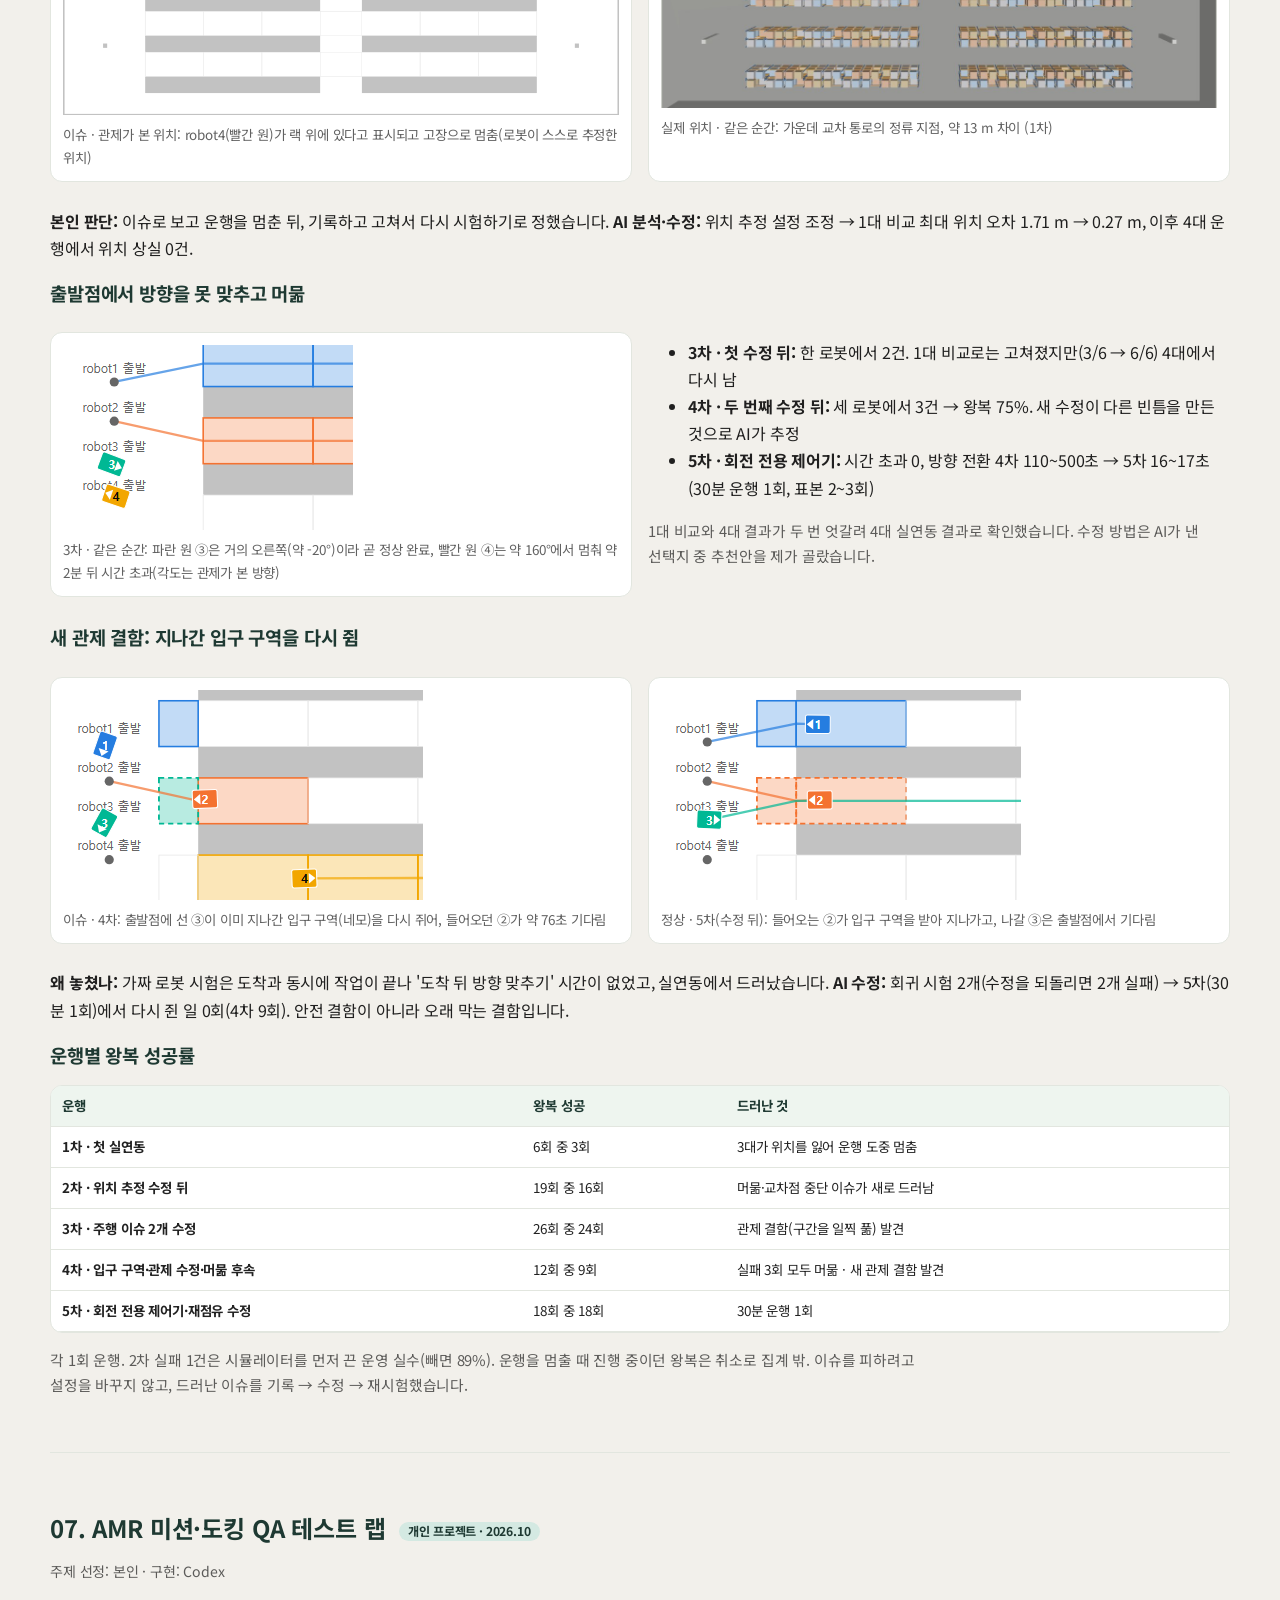
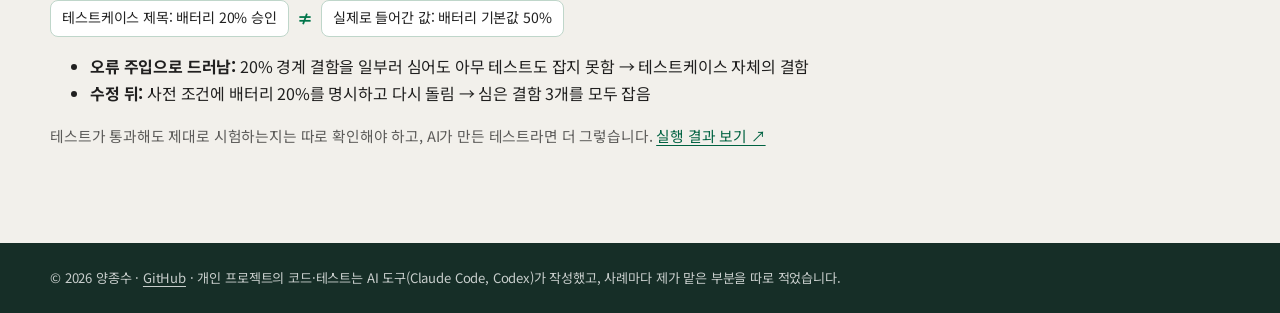
<file: docs/projects/robot-qa-portfolio/index.html>
<!doctype html>
<html lang="ko">
<head>
  <meta charset="utf-8">
  <meta name="viewport" content="width=device-width, initial-scale=1">
  <meta name="description" content="양종수의 로봇 QA 사례 모음. AMR 소프트웨어 QA와 액추에이터 QC 실무, 다중 로봇 시뮬레이션 QA, 테스트 설계 과제를 사례별로 정리했습니다.">
  <meta name="theme-color" content="#103d35">
  <title>로봇 QA 사례 모음 | Jongsoo Yang</title>
  <link rel="preconnect" href="https://fonts.googleapis.com">
  <link rel="preconnect" href="https://fonts.gstatic.com" crossorigin>
  <link href="https://fonts.googleapis.com/css2?family=Manrope:wght@400;600;800&family=Noto+Sans+KR:wght@400;500;700&display=swap" rel="stylesheet">
  <link rel="stylesheet" href="../case-pages.css">
</head>
<body>
  <a class="skip" href="#main">본문으로 바로가기</a>
  <header class="top"><div class="wrap top-inner"><a class="brand" href="../../index.html"><span class="mark">JS</span>Jongsoo Yang</a><nav><a href="../../index.html#projects">포트폴리오 홈 ↗</a></nav></div></header>
  <main id="main" class="wrap">
    <section class="hero">
      <p class="eyebrow">ROBOT QA PORTFOLIO</p>
      <h1>로봇 QA 사례 모음</h1>
      <p class="lead">로봇 분야에서 5년 5개월 일했습니다. 유진로봇에서 1년 8개월 동안 AMR 소프트웨어 QA를, 로보티즈에서 3년 9개월 동안 액추에이터 조립·QC를 맡았습니다. 실제 로봇으로 정기 릴리즈 QA를 하며 여러 로봇이 함께 쓰는 설비의 연동 결함을 직접 찾아 보고했고, 손으로 재현하기 어려운 간헐적 문제는 자동화로 관찰 기회를 늘렸습니다. 지금은 ROS 2·Gazebo로 다중 로봇 시뮬레이션 QA를 하고 있습니다.</p>
      <figure><img src="cover_warehouse.png" alt="Gazebo 창고 시뮬레이션을 위에서 본 화면. 카트형 로봇 4대가 랙 사이 통로를 다닌다" width="1280" height="720"><figcaption>개인 프로젝트 화면 · Gazebo 창고 시뮬레이션(80 × 50 m)을 위에서 본 모습 · 카트형 로봇 4대가 관제 서버의 허가를 받아 왕복 · 구현은 AI 도구</figcaption></figure>
      <nav class="toc" aria-label="사례 목차">
        <a href="#case1">01 다중 로봇 설비 연동 E2E</a><a href="#case2">02 결함 재현과 전달</a><a href="#case3">03 반복 시험 자동화</a><a href="#case4">04 액추에이터 품질 검사</a><a href="#case5">05 시뮬레이션 회귀 원인 좁히기</a><a href="#case6">06 로봇 4대 관제 실연동</a><a href="#case7">07 AMR QA 테스트 랩</a>
      </nav>
    </section>

    <section class="block" aria-labelledby="skills-title">
      <h2 id="skills-title">핵심 역량</h2>
      <div class="skills">
        <div><strong>실로봇 릴리즈 QA</strong>AMR 정기 릴리즈의 주행·맵·도킹·장애물 회피 테스트, 테스트 결과·품질 지표 리포트</div>
        <div><strong>시험 설계</strong>상태 전이, 결정표, 경계값 분석, 동등 분할 (ISTQB CTFL, 2026)</div>
        <div><strong>결함 재현·전달</strong>재현 조건·빈도·로그·영상을 Jira·Confluence로 전달, 수정 후 확인·회귀 테스트</div>
        <div><strong>자동화</strong>Python·Selenium 반복 시험 자동화, 센서 기반 측정 장치 제작</div>
        <div><strong>소통</strong>해외 개발자에게 이슈를 영어로 설명</div>
      </div>
      <p class="note">회사 사례는 사내 자료(로그 원문, 관제 화면, 내부 문서)를 쓰지 않고 제 기억과 기록으로 다시 정리했으며, 그림은 이해를 돕기 위해 새로 그렸습니다. 개인 프로젝트의 코드·테스트는 AI 도구(Claude Code, Codex)가 작성했고, 사례마다 제가 맡은 부분을 따로 적었습니다.</p>
    </section>

    <section class="case" id="case1" aria-labelledby="c1">
      <h2 id="c1">01. 다중 로봇 설비 연동 E2E 시나리오 테스트 <span class="tag work">실무 · 유진로봇 · 2023.01–2024.08</span></h2>
      <p>여러 로봇과 엘리베이터·자동문이 함께 움직이는 E2E 시나리오를 설계해 연동 결함을 직접 찾아 보고했고, 수정된 기능을 같은 시나리오로 확인·회귀 테스트했습니다.</p>
    </section>

    <section class="case" id="case2" aria-labelledby="c2">
      <h2 id="c2">02. 결함 재현과 전달 <span class="tag work">실무 · 유진로봇</span></h2>
      <p>결함의 재현 조건·빈도·로그·영상을 정리해 Jira·Confluence로 개발팀에 전달하고, 수정 뒤 확인·회귀 테스트를 했습니다. 로봇이 실제로 한 일과 관제가 보여 준 상태를 나란히 보여 주려고 로봇 영상과 관제 화면 영상을 따로 찍어 전달했습니다.</p>
      <p class="note">결함 보고 형식 예시 (실제 사내 결함이 아니라 형식을 보여 주려고 만든 가상의 예입니다)</p>
<pre class="bug">Title: Robot stays stopped after the obstacle in front of it is removed
Steps to reproduce:
  1. Start a mission on a straight path.
  2. Place a box on the path; the robot stops in front of it.
  3. Remove the box and wait 10 seconds.
Expected: The robot resumes the mission.
Actual:   The robot stays stopped until the mission is restarted.
Reproducibility: 5/5 under the same conditions
Environment: robot SW version, fleet-manager version, map name
Attachments: robot log, robot video, fleet-manager screen recording</pre>
    </section>

    <section class="case" id="case3" aria-labelledby="c3">
      <h2 id="c3">03. 반복 시험 자동화 <span class="tag work">실무 · 유진로봇</span></h2>
      <p>손으로 재현하기 어려운 간헐적 문제는 Python·Selenium으로 반복 시험을 자동화해 발생 빈도와 증거를 확보했습니다. 측정 시험은 센서 기반 측정 장치를 직접 만들어 자동화했습니다.</p>
    </section>

    <section class="case" id="case4" aria-labelledby="c4">
      <h2 id="c4">04. 액추에이터 품질 검사와 측정 환경 개선 <span class="tag work">실무 · 로보티즈 · 2019.03–2022.11</span></h2>
      <ul>
        <li>로봇 액추에이터 조립 전후 품질 검사와 성능·소음·신뢰성(에이징·강제 부하) 시험을 했습니다.</li>
        <li>측정값이 주변 소리 때문에 자주 튀자, 소음 챔버를 직접 만들어 측정 환경을 바꾸고 믿을 만한 데이터를 얻었습니다.</li>
        <li>불량품의 증상과 내부 상태로 원인 부위를 판단하고 수리했습니다.</li>
      </ul>
    </section>

    <section class="case" id="case5" aria-labelledby="c5">
      <h2 id="c5">05. 창고 시뮬레이션에서 회귀 원인 좁히기 <span class="tag">개인 프로젝트 · 2026.11</span></h2>
      <p class="role">결정·관찰: 본인 · 구현·실행: Claude Code · 환경: ROS 2 Jazzy, Gazebo, Nav2(WSL2), 랙 4줄을 둔 40 × 25 m 창고, 가상 물류 AMR의 지그재그 작업</p>
      <p>주행 규칙을 여러 개 더한 뒤 같은 작업의 성공률이 크게 떨어졌습니다. 원인을 가르기 위해, AI가 낸 선택지 중 <strong>기준선으로 돌아가 한 가지씩 다시 적용</strong>하는 방식을 골랐습니다(단계 순서는 AI 제안).</p>
      <div class="table-wrap"><table>
        <thead><tr><th>설정</th><th>작업 성공</th><th>확인한 것</th></tr></thead>
        <tbody>
          <tr><td>설정 1 (처음)</td><td>2/2</td><td>기준</td></tr>
          <tr><td>설정 2~4 (후진 제한, 통과점, 감속 구역 등을 차례로 더함)</td><td>0/2 → 0/1 → 작업 시작 못 함</td><td>규칙을 여러 개 바꾼 뒤 성공률이 떨어진 회귀</td></tr>
          <tr><td>기준선 다시 측정</td><td>2/2</td><td>처음 설정은 여전히 성공 → 그 뒤에 바꾼 설정 쪽에 원인</td></tr>
          <tr><td>하나씩 다시 적용: + 통과점</td><td>작업 2/2, 복귀 0/1</td><td>모서리 경유점을 0.99 m로 스쳐 '지남' 반경(0.7 m)을 놓침</td></tr>
          <tr><td>+ 통과점 (반경 1.5 m로 조정)</td><td>작업 2/3, 복귀 1/1</td><td>모서리 문제 재발 없음. 남은 실패 1회는 통로를 건너뛰는 다른 이상 동작</td></tr>
        </tbody>
      </table></div>
      <div class="pair">
        <figure><img src="case5_issue.png" alt="반경 0.7 m일 때 로봇이 경유점을 스쳐 지나간 장면" loading="lazy"><figcaption>이슈 · 반경 0.7 m: 빨간 원 밖 0.99 m를 스쳐 경유점을 놓침 → 시간 초과</figcaption></figure>
        <figure><img src="case5_normal.png" alt="반경 1.5 m로 바꾼 뒤 로봇이 경유점 안으로 지나간 장면" loading="lazy"><figcaption>정상 · 반경 1.5 m로 바꾼 뒤 0.37 m 안으로 지나가 다음 통로로 진행</figcaption></figure>
      </div>
      <p class="note">위에서 본 시뮬레이터 화면 · 노란 판의 T자가 로봇 앞쪽 · 원·+ 표시는 덧그림, 원 크기는 대략. 반경을 키우는 쪽은 제 실무 경험을 바탕으로 골랐고, 값 1.5 m는 AI가 제안했습니다. 영상에서 튀어 보인 약 60° 꺾임은 프레임이 약 2.5초 빠진 녹화 문제로 가려냈고(대조는 AI 도구), 같은 장면의 통로 건너뛰기와 제자리 회전은 실제 주행 이상으로 따로 기록했습니다.</p>
    </section>

    <section class="case" id="case6" aria-labelledby="c6">
      <h2 id="c6">06. 로봇 4대 관제 실연동 — 이슈를 기록하고 고쳐 다시 시험 <span class="tag">개인 프로젝트 · 2026.11</span></h2>
      <p class="role">결정: 본인(규칙·시나리오·이슈 처리 방향) · 관제 프로그램·시험 코드·실행·분석: Claude Code</p>
      <ul>
        <li><strong>환경:</strong> 80 × 50 m 창고에서 카트형 로봇 4대(0.8 m/s)가 쉬지 않고 왕복합니다. 로봇은 공개된 상용 사양을 참고한 근사 모델이며 일부는 가정입니다.</li>
        <li><strong>통로 관리:</strong> 통로를 구간 42개와 교차점 7개로 나눠, 로봇이 구간마다 요청 → 허가 → 통과 → 해제합니다. 연습용 가상 관제 시스템입니다.</li>
        <li><strong>제가 정한 것:</strong> 1대로 시작해 늘리기, 창고 배치, 점유 규칙, 통로 반쪽 안에서는 같은 방향 로봇만 다니기, 이슈가 나면 멈추고 기록한 뒤 고쳐서 다시 시험하기</li>
      </ul>
      <div class="pair">
        <figure><img src="env_sim.png" alt="시뮬레이터 화면" loading="lazy"><figcaption>시뮬레이터 화면</figcaption></figure>
        <figure><img src="env_fms.png" alt="연습용 가상 관제 화면" loading="lazy"><figcaption>관제 화면 (연습용 가상 관제 시스템)</figcaption></figure>
      </div>

      <h3>첫 실연동: 로봇 3대가 자기 위치를 잃음</h3>
      <div class="pair">
        <figure><img src="loc_fms.png" alt="관제가 본 위치. robot4가 랙 위에 있다고 표시됨" loading="lazy"><figcaption>이슈 · 관제가 본 위치: robot4(빨간 원)가 랙 위에 있다고 표시되고 고장으로 멈춤(로봇이 스스로 추정한 위치)</figcaption></figure>
        <figure><img src="loc_sim.png" alt="같은 순간 시뮬레이터의 실제 위치" loading="lazy"><figcaption>실제 위치 · 같은 순간: 가운데 교차 통로의 정류 지점, 약 13 m 차이 (1차)</figcaption></figure>
      </div>
      <p><strong>본인 판단:</strong> 이슈로 보고 운행을 멈춘 뒤, 기록하고 고쳐서 다시 시험하기로 정했습니다. <strong>AI 분석·수정:</strong> 위치 추정 설정 조정 → 1대 비교 최대 위치 오차 1.71 m → 0.27 m, 이후 4대 운행에서 위치 상실 0건.</p>

      <h3>출발점에서 방향을 못 맞추고 머묾</h3>
      <div class="pair">
        <figure><img src="h_fms.png" alt="출발점에서 두 로봇의 방향 비교" loading="lazy"><figcaption>3차 · 같은 순간: 파란 원 ③은 거의 오른쪽(약 -20°)이라 곧 정상 완료, 빨간 원 ④는 약 160°에서 멈춰 약 2분 뒤 시간 초과(각도는 관제가 본 방향)</figcaption></figure>
        <div>
          <ul>
            <li><strong>3차 · 첫 수정 뒤:</strong> 한 로봇에서 2건. 1대 비교로는 고쳐졌지만(3/6 → 6/6) 4대에서 다시 남</li>
            <li><strong>4차 · 두 번째 수정 뒤:</strong> 세 로봇에서 3건 → 왕복 75%. 새 수정이 다른 빈틈을 만든 것으로 AI가 추정</li>
            <li><strong>5차 · 회전 전용 제어기:</strong> 시간 초과 0, 방향 전환 4차 110~500초 → 5차 16~17초 (30분 운행 1회, 표본 2~3회)</li>
          </ul>
          <p class="note">1대 비교와 4대 결과가 두 번 엇갈려 4대 실연동 결과로 확인했습니다. 수정 방법은 AI가 낸 선택지 중 추천안을 제가 골랐습니다.</p>
        </div>
      </div>

      <h3>새 관제 결함: 지나간 입구 구역을 다시 쥠</h3>
      <div class="pair">
        <figure><img src="zone_issue.png" alt="출발점의 로봇이 지나간 입구 구역을 다시 잡은 장면" loading="lazy"><figcaption>이슈 · 4차: 출발점에 선 ③이 이미 지나간 입구 구역(네모)을 다시 쥐어, 들어오던 ②가 약 76초 기다림</figcaption></figure>
        <figure><img src="zone_fixed.png" alt="수정 뒤 들어오는 로봇이 입구 구역을 받아 지나가는 장면" loading="lazy"><figcaption>정상 · 5차(수정 뒤): 들어오는 ②가 입구 구역을 받아 지나가고, 나갈 ③은 출발점에서 기다림</figcaption></figure>
      </div>
      <p><strong>왜 놓쳤나:</strong> 가짜 로봇 시험은 도착과 동시에 작업이 끝나 '도착 뒤 방향 맞추기' 시간이 없었고, 실연동에서 드러났습니다. <strong>AI 수정:</strong> 회귀 시험 2개(수정을 되돌리면 2개 실패) → 5차(30분 1회)에서 다시 쥔 일 0회(4차 9회). 안전 결함이 아니라 오래 막는 결함입니다.</p>

      <h3>운행별 왕복 성공률</h3>
      <div class="table-wrap"><table class="runs">
        <thead><tr><th>운행</th><th>왕복 성공</th><th>드러난 것</th></tr></thead>
        <tbody>
          <tr><td>1차 · 첫 실연동</td><td>6회 중 3회</td><td>3대가 위치를 잃어 운행 도중 멈춤</td></tr>
          <tr><td>2차 · 위치 추정 수정 뒤</td><td>19회 중 16회</td><td>머묾·교차점 중단 이슈가 새로 드러남</td></tr>
          <tr><td>3차 · 주행 이슈 2개 수정</td><td>26회 중 24회</td><td>관제 결함(구간을 일찍 풂) 발견</td></tr>
          <tr><td>4차 · 입구 구역·관제 수정·머묾 후속</td><td>12회 중 9회</td><td>실패 3회 모두 머묾 · 새 관제 결함 발견</td></tr>
          <tr><td>5차 · 회전 전용 제어기·재점유 수정</td><td>18회 중 18회</td><td>30분 운행 1회</td></tr>
        </tbody>
      </table></div>
      <p class="note">각 1회 운행. 2차 실패 1건은 시뮬레이터를 먼저 끈 운영 실수(빼면 89%). 운행을 멈출 때 진행 중이던 왕복은 취소로 집계 밖. 이슈를 피하려고 설정을 바꾸지 않고, 드러난 이슈를 기록 → 수정 → 재시험했습니다.</p>
    </section>

    <section class="case" id="case7" aria-labelledby="c7">
      <h2 id="c7">07. AMR 미션·도킹 QA 테스트 랩 <span class="tag">개인 프로젝트 · 2026.10</span></h2>
      <p class="role">주제 선정: 본인 · 구현: Codex</p>
      <div class="flow"><span>테스트케이스 제목: 배터리 20% 승인</span><i>≠</i><span>실제로 들어간 값: 배터리 기본값 50%</span></div>
      <ul>
        <li><strong>오류 주입으로 드러남:</strong> 20% 경계 결함을 일부러 심어도 아무 테스트도 잡지 못함 → 테스트케이스 자체의 결함</li>
        <li><strong>수정 뒤:</strong> 사전 조건에 배터리 20%를 명시하고 다시 돌림 → 심은 결함 3개를 모두 잡음</li>
      </ul>
      <p class="note">테스트가 통과해도 제대로 시험하는지는 따로 확인해야 하고, AI가 만든 테스트라면 더 그렇습니다. <a href="../amr-qa-lab/">실행 결과 보기 ↗</a></p>
    </section>

  </main>
  <footer class="foot"><div class="wrap"><p>© 2026 양종수 · <a href="https://github.com/ParsleyOnLibra" style="color:inherit">GitHub</a> · 개인 프로젝트의 코드·테스트는 AI 도구(Claude Code, Codex)가 작성했고, 사례마다 제가 맡은 부분을 따로 적었습니다.</p></div></footer>
</body>
</html>
</file>
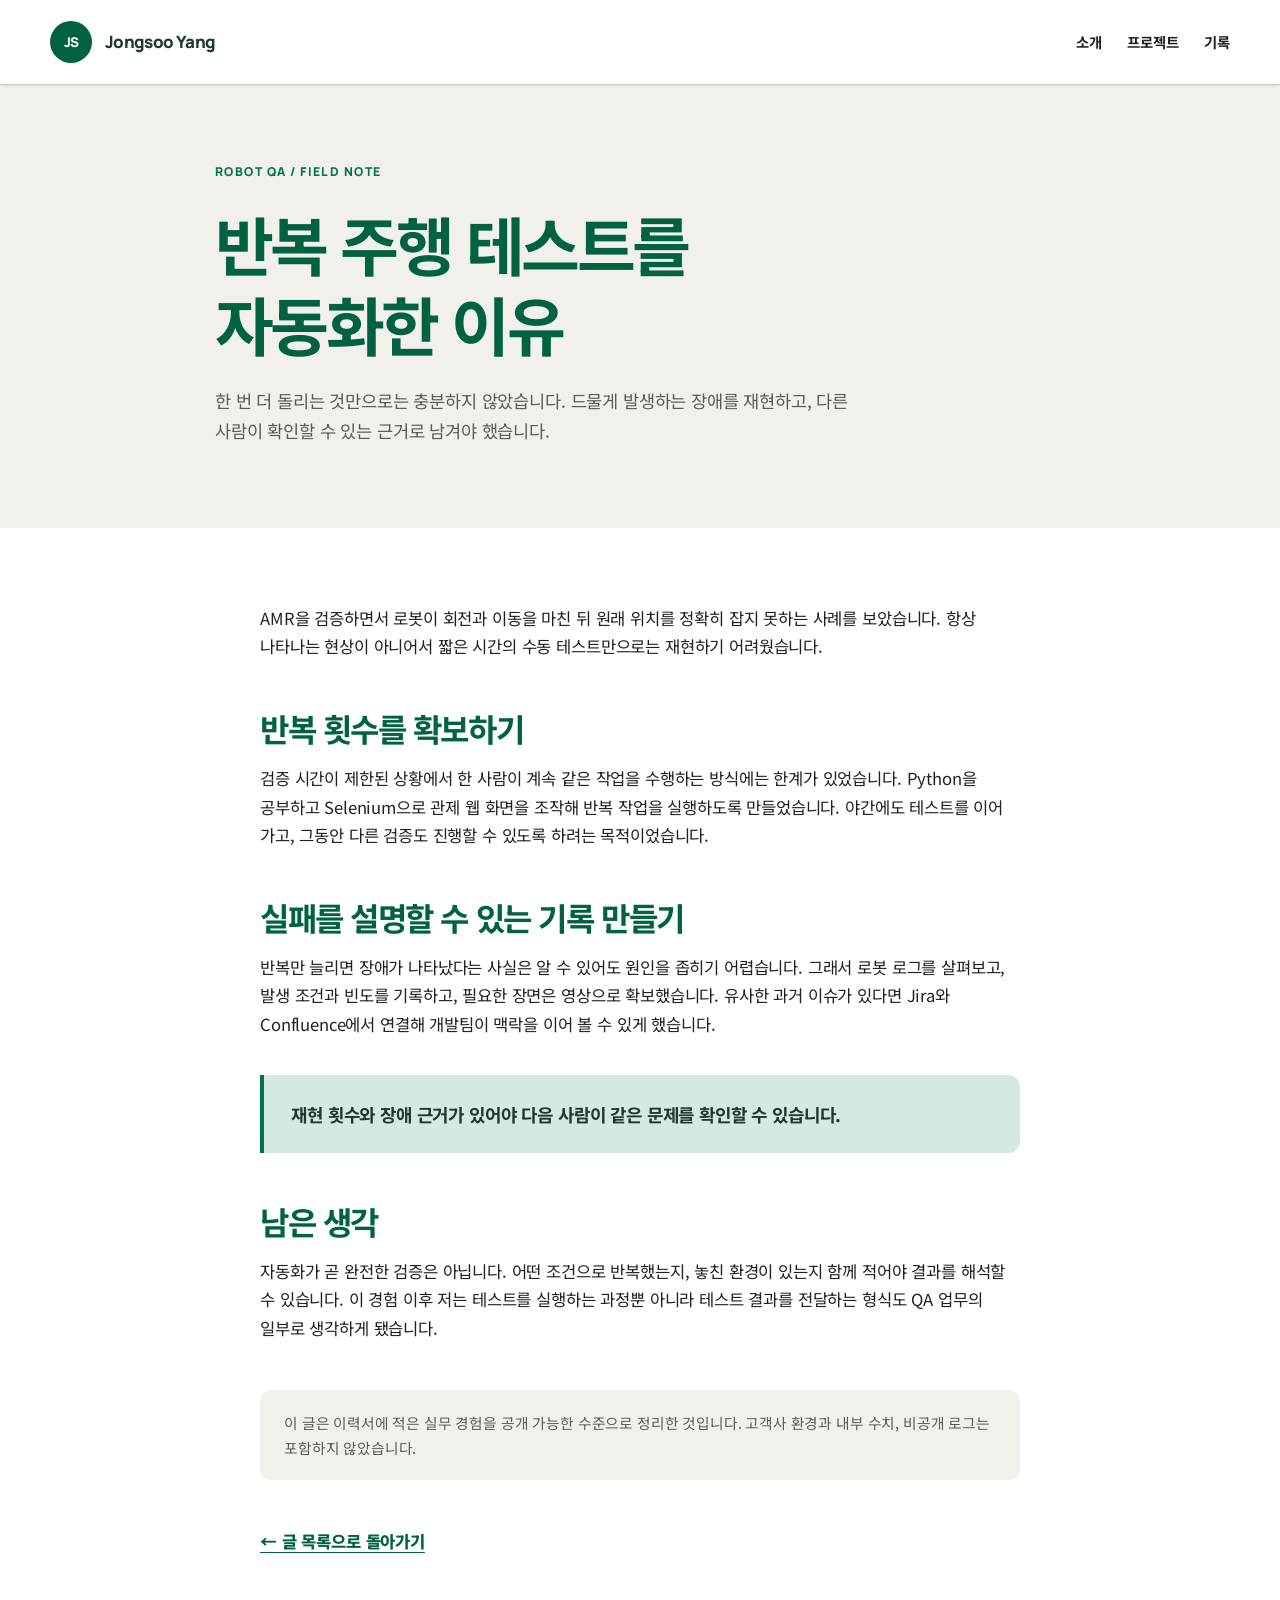
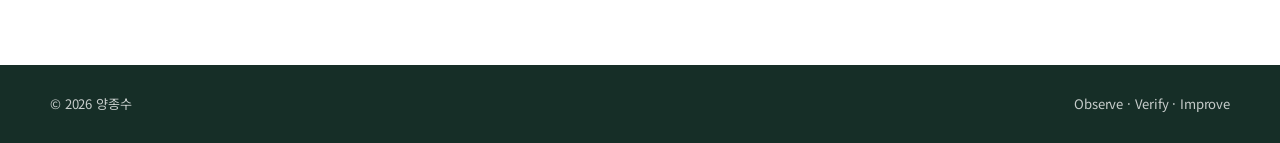
<file: docs/articles/robot-qa-automation.html>
<!doctype html>
<html lang="ko">
<head>
  <meta charset="utf-8">
  <meta name="viewport" content="width=device-width, initial-scale=1">
  <meta name="description" content="AMR의 드문 위치 오차를 확인하기 위해 반복 주행 테스트를 자동화하고 재현 근거를 남긴 경험.">
  <meta name="theme-color" content="#103d35">
  <title>반복 주행 테스트를 자동화한 이유 | 양종수</title>
  <link rel="preconnect" href="https://fonts.googleapis.com">
  <link rel="preconnect" href="https://fonts.gstatic.com" crossorigin>
  <link href="https://fonts.googleapis.com/css2?family=Manrope:wght@400;500;600;700;800&family=Noto+Sans+KR:wght@400;500;600;700&display=swap" rel="stylesheet">
  <link rel="stylesheet" href="../style.css">
</head>
<body>
  <a class="skip-link" href="#main">본문으로 바로가기</a>
  <header class="site-header"><div class="shell header-inner"><a class="brand" href="../"><span class="brand-mark">JS</span><span>Jongsoo Yang</span></a><nav class="nav" aria-label="주 메뉴"><a href="../#about">소개</a><a href="../#projects">프로젝트</a><a href="../#writing">기록</a></nav><details class="mobile-menu"><summary>메뉴 <span aria-hidden="true">☰</span></summary><nav aria-label="모바일 메뉴"><a href="../#about">소개</a><a href="../#projects">프로젝트</a><a href="../#writing">기록</a></nav></details></div></header>
  <main id="main">
    <header class="article-header"><div class="shell"><p class="meta">ROBOT QA / FIELD NOTE</p><h1>반복 주행 테스트를<br>자동화한 이유</h1><p>한 번 더 돌리는 것만으로는 충분하지 않았습니다. 드물게 발생하는 장애를 재현하고, 다른 사람이 확인할 수 있는 근거로 남겨야 했습니다.</p></div></header>
    <article class="article-body">
      <p>AMR을 검증하면서 로봇이 회전과 이동을 마친 뒤 원래 위치를 정확히 잡지 못하는 사례를 보았습니다. 항상 나타나는 현상이 아니어서 짧은 시간의 수동 테스트만으로는 재현하기 어려웠습니다.</p>
      <h2>반복 횟수를 확보하기</h2>
      <p>검증 시간이 제한된 상황에서 한 사람이 계속 같은 작업을 수행하는 방식에는 한계가 있었습니다. Python을 공부하고 Selenium으로 관제 웹 화면을 조작해 반복 작업을 실행하도록 만들었습니다. 야간에도 테스트를 이어 가고, 그동안 다른 검증도 진행할 수 있도록 하려는 목적이었습니다.</p>
      <h2>실패를 설명할 수 있는 기록 만들기</h2>
      <p>반복만 늘리면 장애가 나타났다는 사실은 알 수 있어도 원인을 좁히기 어렵습니다. 그래서 로봇 로그를 살펴보고, 발생 조건과 빈도를 기록하고, 필요한 장면은 영상으로 확보했습니다. 유사한 과거 이슈가 있다면 Jira와 Confluence에서 연결해 개발팀이 맥락을 이어 볼 수 있게 했습니다.</p>
      <blockquote>재현 횟수와 장애 근거가 있어야 다음 사람이 같은 문제를 확인할 수 있습니다.</blockquote>
      <h2>남은 생각</h2>
      <p>자동화가 곧 완전한 검증은 아닙니다. 어떤 조건으로 반복했는지, 놓친 환경이 있는지 함께 적어야 결과를 해석할 수 있습니다. 이 경험 이후 저는 테스트를 실행하는 과정뿐 아니라 테스트 결과를 전달하는 형식도 QA 업무의 일부로 생각하게 됐습니다.</p>
      <p class="note">이 글은 이력서에 적은 실무 경험을 공개 가능한 수준으로 정리한 것입니다. 고객사 환경과 내부 수치, 비공개 로그는 포함하지 않았습니다.</p>
      <a class="back-link" href="../#writing">← 글 목록으로 돌아가기</a>
    </article>
  </main>
  <footer class="site-footer"><div class="shell footer-inner"><p>© 2026 양종수</p><p>Observe · Verify · Improve</p></div></footer>
  <script src="../site.js" defer></script>
</body>
</html>
</file>
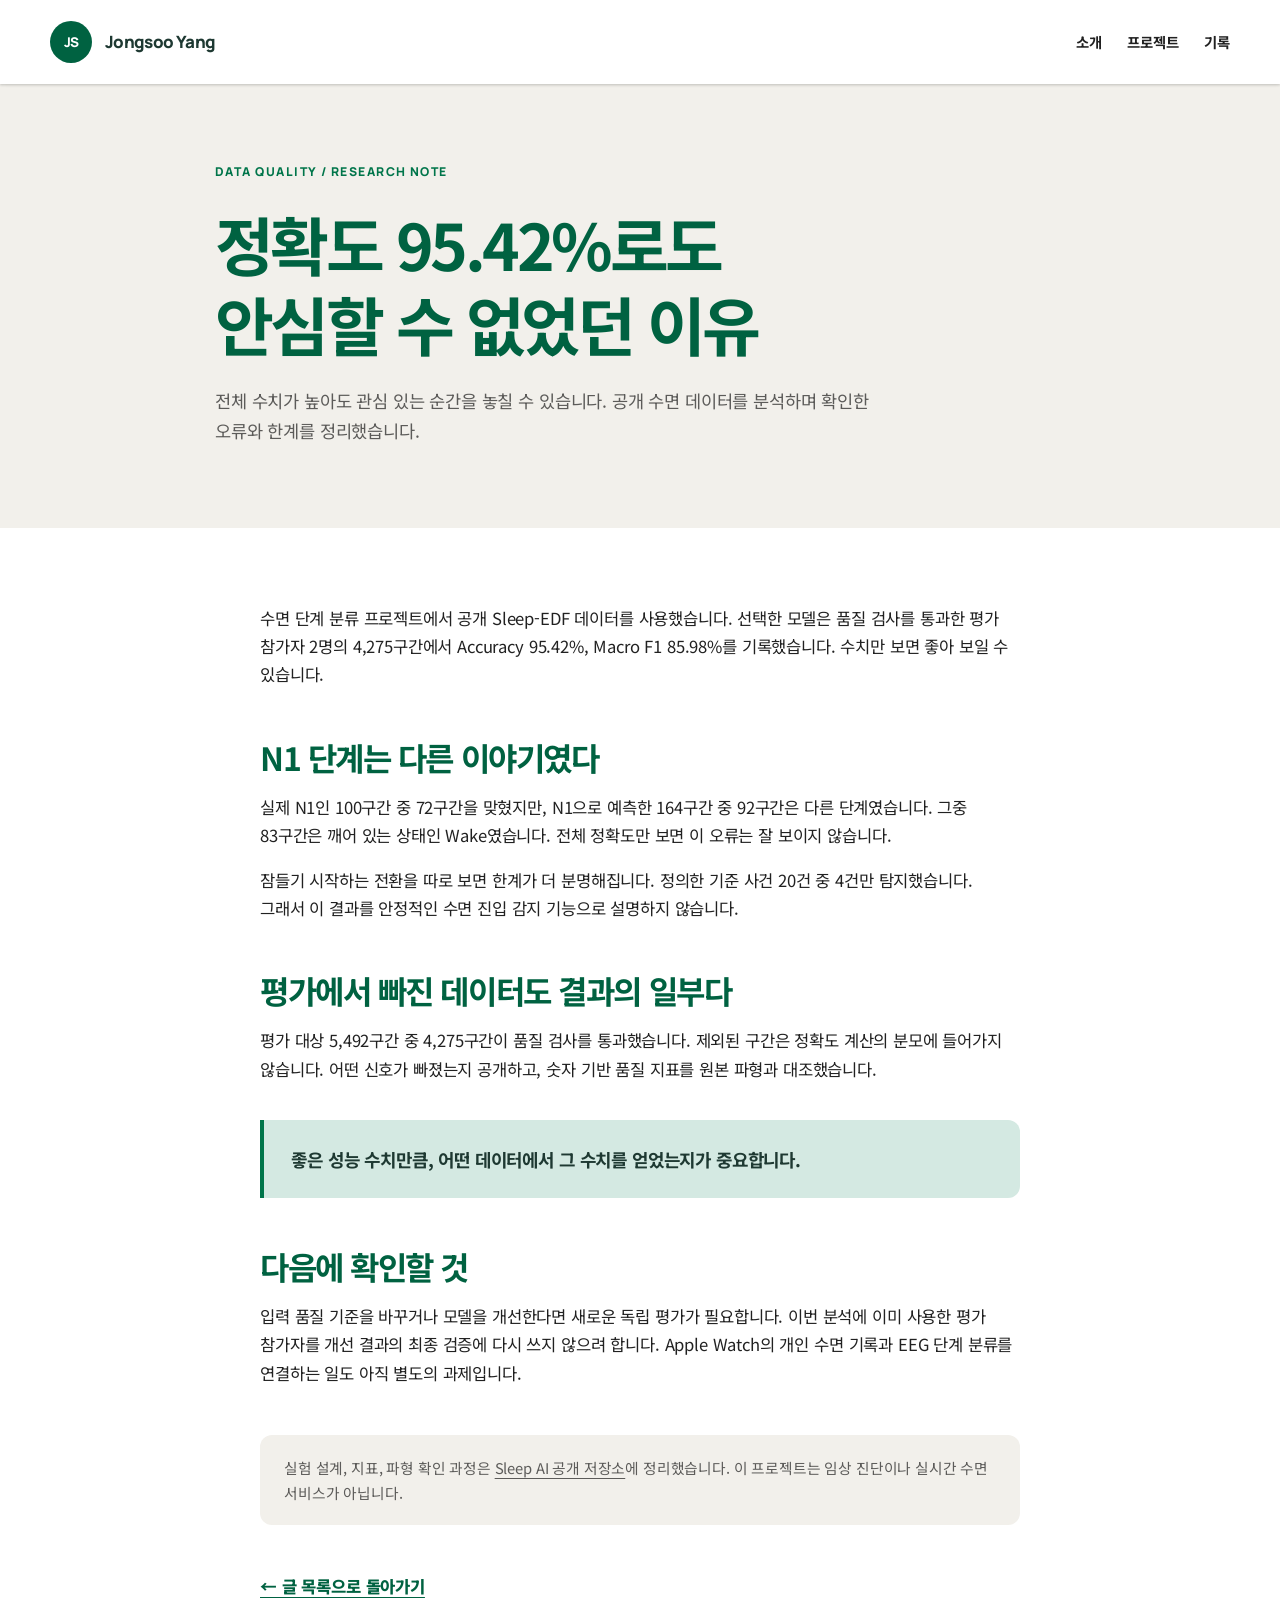
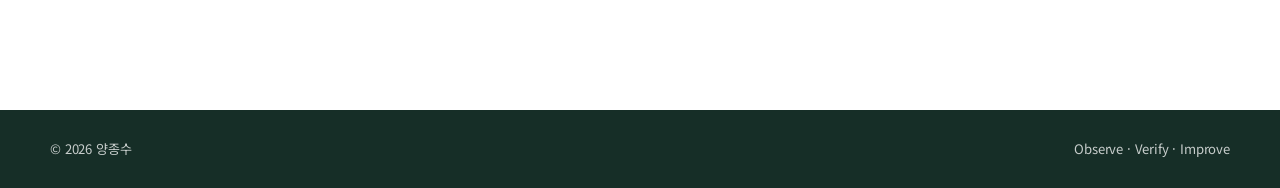
<file: docs/articles/sleep-ai-quality.html>
<!doctype html>
<html lang="ko">
<head>
  <meta charset="utf-8">
  <meta name="viewport" content="width=device-width, initial-scale=1">
  <meta name="description" content="수면 단계 분류 정확도 95.42%의 뒤에 남은 N1 오류, 입력 품질, 전환 탐지의 한계를 살펴봅니다.">
  <meta name="theme-color" content="#103d35">
  <title>정확도 95.42%로도 안심할 수 없었던 이유 | 양종수</title>
  <link rel="preconnect" href="https://fonts.googleapis.com">
  <link rel="preconnect" href="https://fonts.gstatic.com" crossorigin>
  <link href="https://fonts.googleapis.com/css2?family=Manrope:wght@400;500;600;700;800&family=Noto+Sans+KR:wght@400;500;600;700&display=swap" rel="stylesheet">
  <link rel="stylesheet" href="../style.css">
</head>
<body>
  <a class="skip-link" href="#main">본문으로 바로가기</a>
  <header class="site-header"><div class="shell header-inner"><a class="brand" href="../"><span class="brand-mark">JS</span><span>Jongsoo Yang</span></a><nav class="nav" aria-label="주 메뉴"><a href="../#about">소개</a><a href="../#projects">프로젝트</a><a href="../#writing">기록</a></nav><details class="mobile-menu"><summary>메뉴 <span aria-hidden="true">☰</span></summary><nav aria-label="모바일 메뉴"><a href="../#about">소개</a><a href="../#projects">프로젝트</a><a href="../#writing">기록</a></nav></details></div></header>
  <main id="main">
    <header class="article-header"><div class="shell"><p class="meta">DATA QUALITY / RESEARCH NOTE</p><h1>정확도 95.42%로도<br>안심할 수 없었던 이유</h1><p>전체 수치가 높아도 관심 있는 순간을 놓칠 수 있습니다. 공개 수면 데이터를 분석하며 확인한 오류와 한계를 정리했습니다.</p></div></header>
    <article class="article-body">
      <p>수면 단계 분류 프로젝트에서 공개 Sleep-EDF 데이터를 사용했습니다. 선택한 모델은 품질 검사를 통과한 평가 참가자 2명의 4,275구간에서 Accuracy 95.42%, Macro F1 85.98%를 기록했습니다. 수치만 보면 좋아 보일 수 있습니다.</p>
      <h2>N1 단계는 다른 이야기였다</h2>
      <p>실제 N1인 100구간 중 72구간을 맞혔지만, N1으로 예측한 164구간 중 92구간은 다른 단계였습니다. 그중 83구간은 깨어 있는 상태인 Wake였습니다. 전체 정확도만 보면 이 오류는 잘 보이지 않습니다.</p>
      <p>잠들기 시작하는 전환을 따로 보면 한계가 더 분명해집니다. 정의한 기준 사건 20건 중 4건만 탐지했습니다. 그래서 이 결과를 안정적인 수면 진입 감지 기능으로 설명하지 않습니다.</p>
      <h2>평가에서 빠진 데이터도 결과의 일부다</h2>
      <p>평가 대상 5,492구간 중 4,275구간이 품질 검사를 통과했습니다. 제외된 구간은 정확도 계산의 분모에 들어가지 않습니다. 어떤 신호가 빠졌는지 공개하고, 숫자 기반 품질 지표를 원본 파형과 대조했습니다.</p>
      <blockquote>좋은 성능 수치만큼, 어떤 데이터에서 그 수치를 얻었는지가 중요합니다.</blockquote>
      <h2>다음에 확인할 것</h2>
      <p>입력 품질 기준을 바꾸거나 모델을 개선한다면 새로운 독립 평가가 필요합니다. 이번 분석에 이미 사용한 평가 참가자를 개선 결과의 최종 검증에 다시 쓰지 않으려 합니다. Apple Watch의 개인 수면 기록과 EEG 단계 분류를 연결하는 일도 아직 별도의 과제입니다.</p>
      <p class="note">실험 설계, 지표, 파형 확인 과정은 <a href="https://github.com/ParsleyOnLibra/sleep-ai-project">Sleep AI 공개 저장소</a>에 정리했습니다. 이 프로젝트는 임상 진단이나 실시간 수면 서비스가 아닙니다.</p>
      <a class="back-link" href="../#writing">← 글 목록으로 돌아가기</a>
    </article>
  </main>
  <footer class="site-footer"><div class="shell footer-inner"><p>© 2026 양종수</p><p>Observe · Verify · Improve</p></div></footer>
  <script src="../site.js" defer></script>
</body>
</html>
</file>
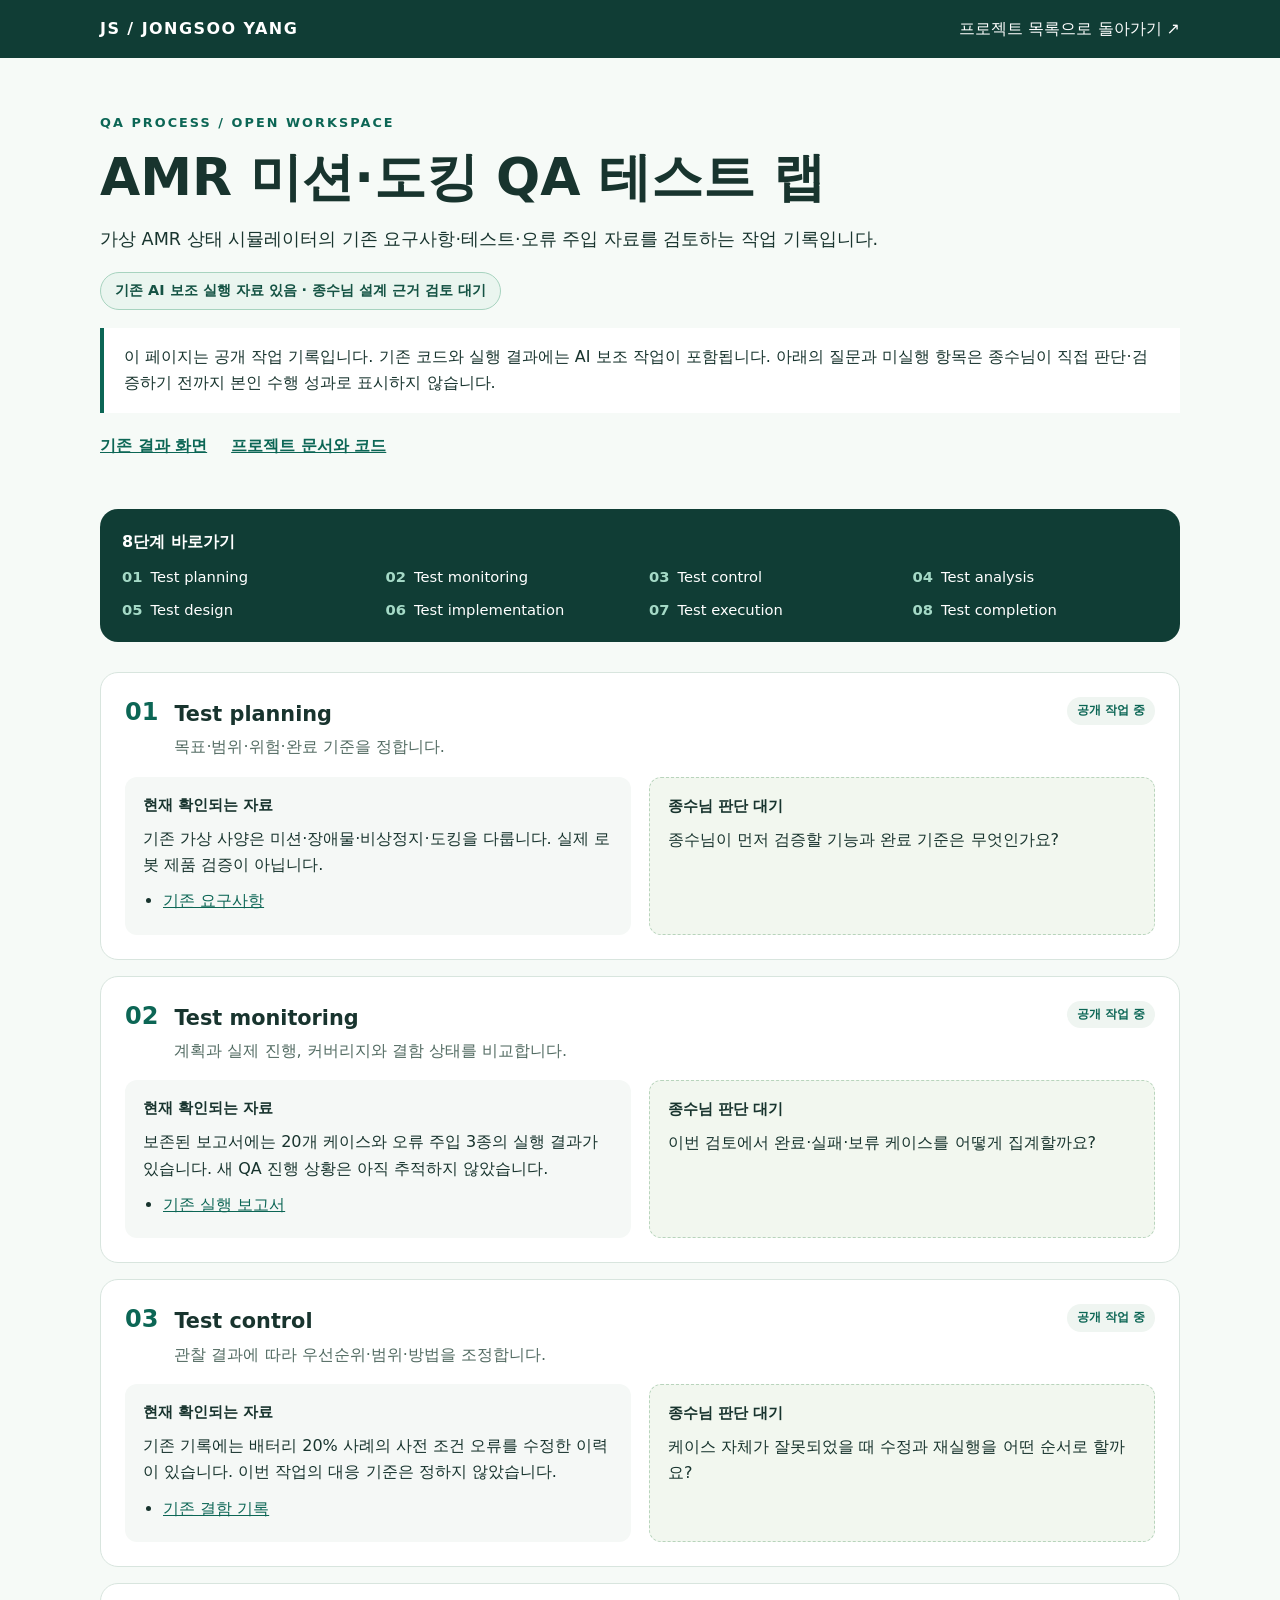
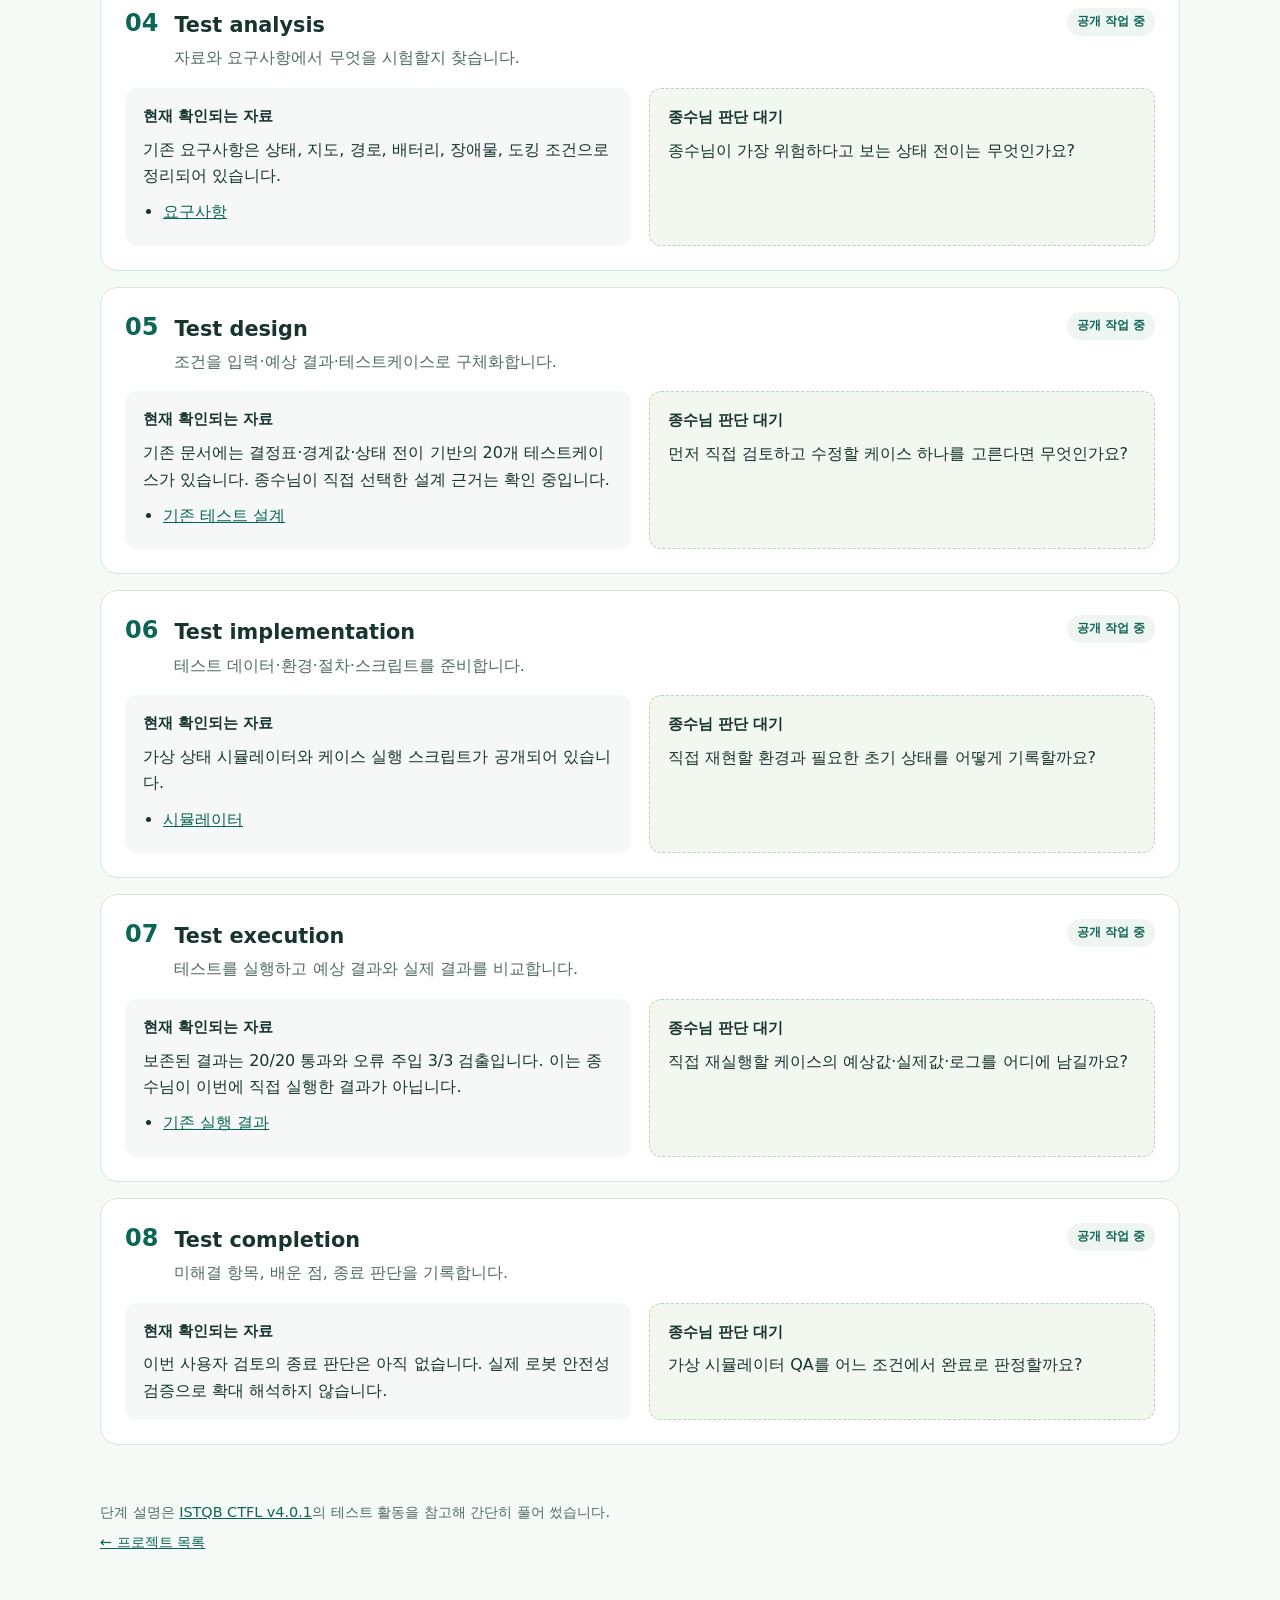
<file: docs/qa/amr-qa.html>
<!doctype html>
<html lang="ko">
<head>
  <meta charset="utf-8">
  <meta name="viewport" content="width=device-width, initial-scale=1">
  <meta name="description" content="AMR 미션·도킹 QA 테스트 랩의 QA 작업 기록: 계획부터 완료까지 8단계의 근거와 남은 판단을 공개합니다.">
  <title>AMR 미션·도킹 QA 테스트 랩 · QA 작업 기록 | Jongsoo Yang</title>
  <link rel="stylesheet" href="style.css">
</head>
<body>
  <a class="skip" href="#main">본문으로 바로가기</a>
  <header class="site-header"><div class="wrap header-inner"><a class="brand" href="../index.html">JS / JONGSOO YANG</a><a href="../index.html#projects">프로젝트 목록으로 돌아가기 ↗</a></div></header>
  <main class="wrap" id="main">
    <section class="hero"><p class="eyebrow">QA PROCESS / OPEN WORKSPACE</p><h1>AMR 미션·도킹 QA 테스트 랩</h1>
      <p class="lead">가상 AMR 상태 시뮬레이터의 기존 요구사항·테스트·오류 주입 자료를 검토하는 작업 기록입니다.</p>
      <p class="status">기존 AI 보조 실행 자료 있음 · 종수님 설계 근거 검토 대기</p>
      <p class="notice">이 페이지는 공개 작업 기록입니다. 기존 코드와 실행 결과에는 AI 보조 작업이 포함됩니다. 아래의 질문과 미실행 항목은 종수님이 직접 판단·검증하기 전까지 본인 수행 성과로 표시하지 않습니다.</p>
      <ul class="hero-links"><li><a href="https://parsleyonlibra.github.io/ParsleyOnLibra/projects/amr-qa-lab/">기존 결과 화면</a></li><li><a href="https://github.com/ParsleyOnLibra/ParsleyOnLibra/tree/main/projects/amr-qa-lab">프로젝트 문서와 코드</a></li></ul>
    </section>
    <nav class="phase-nav" aria-label="QA 단계 바로가기"><p>8단계 바로가기</p><ol><li><a href="#planning"><span>01</span>Test planning</a></li><li><a href="#monitoring"><span>02</span>Test monitoring</a></li><li><a href="#control"><span>03</span>Test control</a></li><li><a href="#analysis"><span>04</span>Test analysis</a></li><li><a href="#design"><span>05</span>Test design</a></li><li><a href="#implementation"><span>06</span>Test implementation</a></li><li><a href="#execution"><span>07</span>Test execution</a></li><li><a href="#completion"><span>08</span>Test completion</a></li></ol></nav>
    <section class="stage" id="planning" aria-labelledby="planning-title"><div class="stage-heading"><span class="step">01</span><div><h2 id="planning-title">Test planning</h2><p>목표·범위·위험·완료 기준을 정합니다.</p></div><span class="state">공개 작업 중</span></div><div class="stage-grid"><div class="record"><h3>현재 확인되는 자료</h3><p>기존 가상 사양은 미션·장애물·비상정지·도킹을 다룹니다. 실제 로봇 제품 검증이 아닙니다.</p><ul class="links"><li><a href="https://github.com/ParsleyOnLibra/ParsleyOnLibra/blob/main/projects/amr-qa-lab/docs/REQUIREMENTS.md">기존 요구사항</a></li></ul></div><div class="decision"><h3>종수님 판단 대기</h3><p>종수님이 먼저 검증할 기능과 완료 기준은 무엇인가요?</p></div></div></section><section class="stage" id="monitoring" aria-labelledby="monitoring-title"><div class="stage-heading"><span class="step">02</span><div><h2 id="monitoring-title">Test monitoring</h2><p>계획과 실제 진행, 커버리지와 결함 상태를 비교합니다.</p></div><span class="state">공개 작업 중</span></div><div class="stage-grid"><div class="record"><h3>현재 확인되는 자료</h3><p>보존된 보고서에는 20개 케이스와 오류 주입 3종의 실행 결과가 있습니다. 새 QA 진행 상황은 아직 추적하지 않았습니다.</p><ul class="links"><li><a href="https://github.com/ParsleyOnLibra/ParsleyOnLibra/blob/main/projects/amr-qa-lab/results/latest.json">기존 실행 보고서</a></li></ul></div><div class="decision"><h3>종수님 판단 대기</h3><p>이번 검토에서 완료·실패·보류 케이스를 어떻게 집계할까요?</p></div></div></section><section class="stage" id="control" aria-labelledby="control-title"><div class="stage-heading"><span class="step">03</span><div><h2 id="control-title">Test control</h2><p>관찰 결과에 따라 우선순위·범위·방법을 조정합니다.</p></div><span class="state">공개 작업 중</span></div><div class="stage-grid"><div class="record"><h3>현재 확인되는 자료</h3><p>기존 기록에는 배터리 20% 사례의 사전 조건 오류를 수정한 이력이 있습니다. 이번 작업의 대응 기준은 정하지 않았습니다.</p><ul class="links"><li><a href="https://github.com/ParsleyOnLibra/ParsleyOnLibra/blob/main/projects/amr-qa-lab/docs/DEFECTS.md">기존 결함 기록</a></li></ul></div><div class="decision"><h3>종수님 판단 대기</h3><p>케이스 자체가 잘못되었을 때 수정과 재실행을 어떤 순서로 할까요?</p></div></div></section><section class="stage" id="analysis" aria-labelledby="analysis-title"><div class="stage-heading"><span class="step">04</span><div><h2 id="analysis-title">Test analysis</h2><p>자료와 요구사항에서 무엇을 시험할지 찾습니다.</p></div><span class="state">공개 작업 중</span></div><div class="stage-grid"><div class="record"><h3>현재 확인되는 자료</h3><p>기존 요구사항은 상태, 지도, 경로, 배터리, 장애물, 도킹 조건으로 정리되어 있습니다.</p><ul class="links"><li><a href="https://github.com/ParsleyOnLibra/ParsleyOnLibra/blob/main/projects/amr-qa-lab/docs/REQUIREMENTS.md">요구사항</a></li></ul></div><div class="decision"><h3>종수님 판단 대기</h3><p>종수님이 가장 위험하다고 보는 상태 전이는 무엇인가요?</p></div></div></section><section class="stage" id="design" aria-labelledby="design-title"><div class="stage-heading"><span class="step">05</span><div><h2 id="design-title">Test design</h2><p>조건을 입력·예상 결과·테스트케이스로 구체화합니다.</p></div><span class="state">공개 작업 중</span></div><div class="stage-grid"><div class="record"><h3>현재 확인되는 자료</h3><p>기존 문서에는 결정표·경계값·상태 전이 기반의 20개 테스트케이스가 있습니다. 종수님이 직접 선택한 설계 근거는 확인 중입니다.</p><ul class="links"><li><a href="https://github.com/ParsleyOnLibra/ParsleyOnLibra/blob/main/projects/amr-qa-lab/docs/TEST_DESIGN.md">기존 테스트 설계</a></li></ul></div><div class="decision"><h3>종수님 판단 대기</h3><p>먼저 직접 검토하고 수정할 케이스 하나를 고른다면 무엇인가요?</p></div></div></section><section class="stage" id="implementation" aria-labelledby="implementation-title"><div class="stage-heading"><span class="step">06</span><div><h2 id="implementation-title">Test implementation</h2><p>테스트 데이터·환경·절차·스크립트를 준비합니다.</p></div><span class="state">공개 작업 중</span></div><div class="stage-grid"><div class="record"><h3>현재 확인되는 자료</h3><p>가상 상태 시뮬레이터와 케이스 실행 스크립트가 공개되어 있습니다.</p><ul class="links"><li><a href="https://github.com/ParsleyOnLibra/ParsleyOnLibra/blob/main/projects/amr-qa-lab/src/amr_sim.py">시뮬레이터</a></li></ul></div><div class="decision"><h3>종수님 판단 대기</h3><p>직접 재현할 환경과 필요한 초기 상태를 어떻게 기록할까요?</p></div></div></section><section class="stage" id="execution" aria-labelledby="execution-title"><div class="stage-heading"><span class="step">07</span><div><h2 id="execution-title">Test execution</h2><p>테스트를 실행하고 예상 결과와 실제 결과를 비교합니다.</p></div><span class="state">공개 작업 중</span></div><div class="stage-grid"><div class="record"><h3>현재 확인되는 자료</h3><p>보존된 결과는 20/20 통과와 오류 주입 3/3 검출입니다. 이는 종수님이 이번에 직접 실행한 결과가 아닙니다.</p><ul class="links"><li><a href="https://github.com/ParsleyOnLibra/ParsleyOnLibra/blob/main/projects/amr-qa-lab/results/latest.json">기존 실행 결과</a></li></ul></div><div class="decision"><h3>종수님 판단 대기</h3><p>직접 재실행할 케이스의 예상값·실제값·로그를 어디에 남길까요?</p></div></div></section><section class="stage" id="completion" aria-labelledby="completion-title"><div class="stage-heading"><span class="step">08</span><div><h2 id="completion-title">Test completion</h2><p>미해결 항목, 배운 점, 종료 판단을 기록합니다.</p></div><span class="state">공개 작업 중</span></div><div class="stage-grid"><div class="record"><h3>현재 확인되는 자료</h3><p>이번 사용자 검토의 종료 판단은 아직 없습니다. 실제 로봇 안전성 검증으로 확대 해석하지 않습니다.</p></div><div class="decision"><h3>종수님 판단 대기</h3><p>가상 시뮬레이터 QA를 어느 조건에서 완료로 판정할까요?</p></div></div></section>
    <footer><p>단계 설명은 <a href="https://istqb.org/wp-content/uploads/2024/11/ISTQB_CTFL_Syllabus_v4.0.1.pdf">ISTQB CTFL v4.0.1</a>의 테스트 활동을 참고해 간단히 풀어 썼습니다.</p><a href="../index.html#projects">← 프로젝트 목록</a></footer>
  </main>
</body>
</html>
</file>
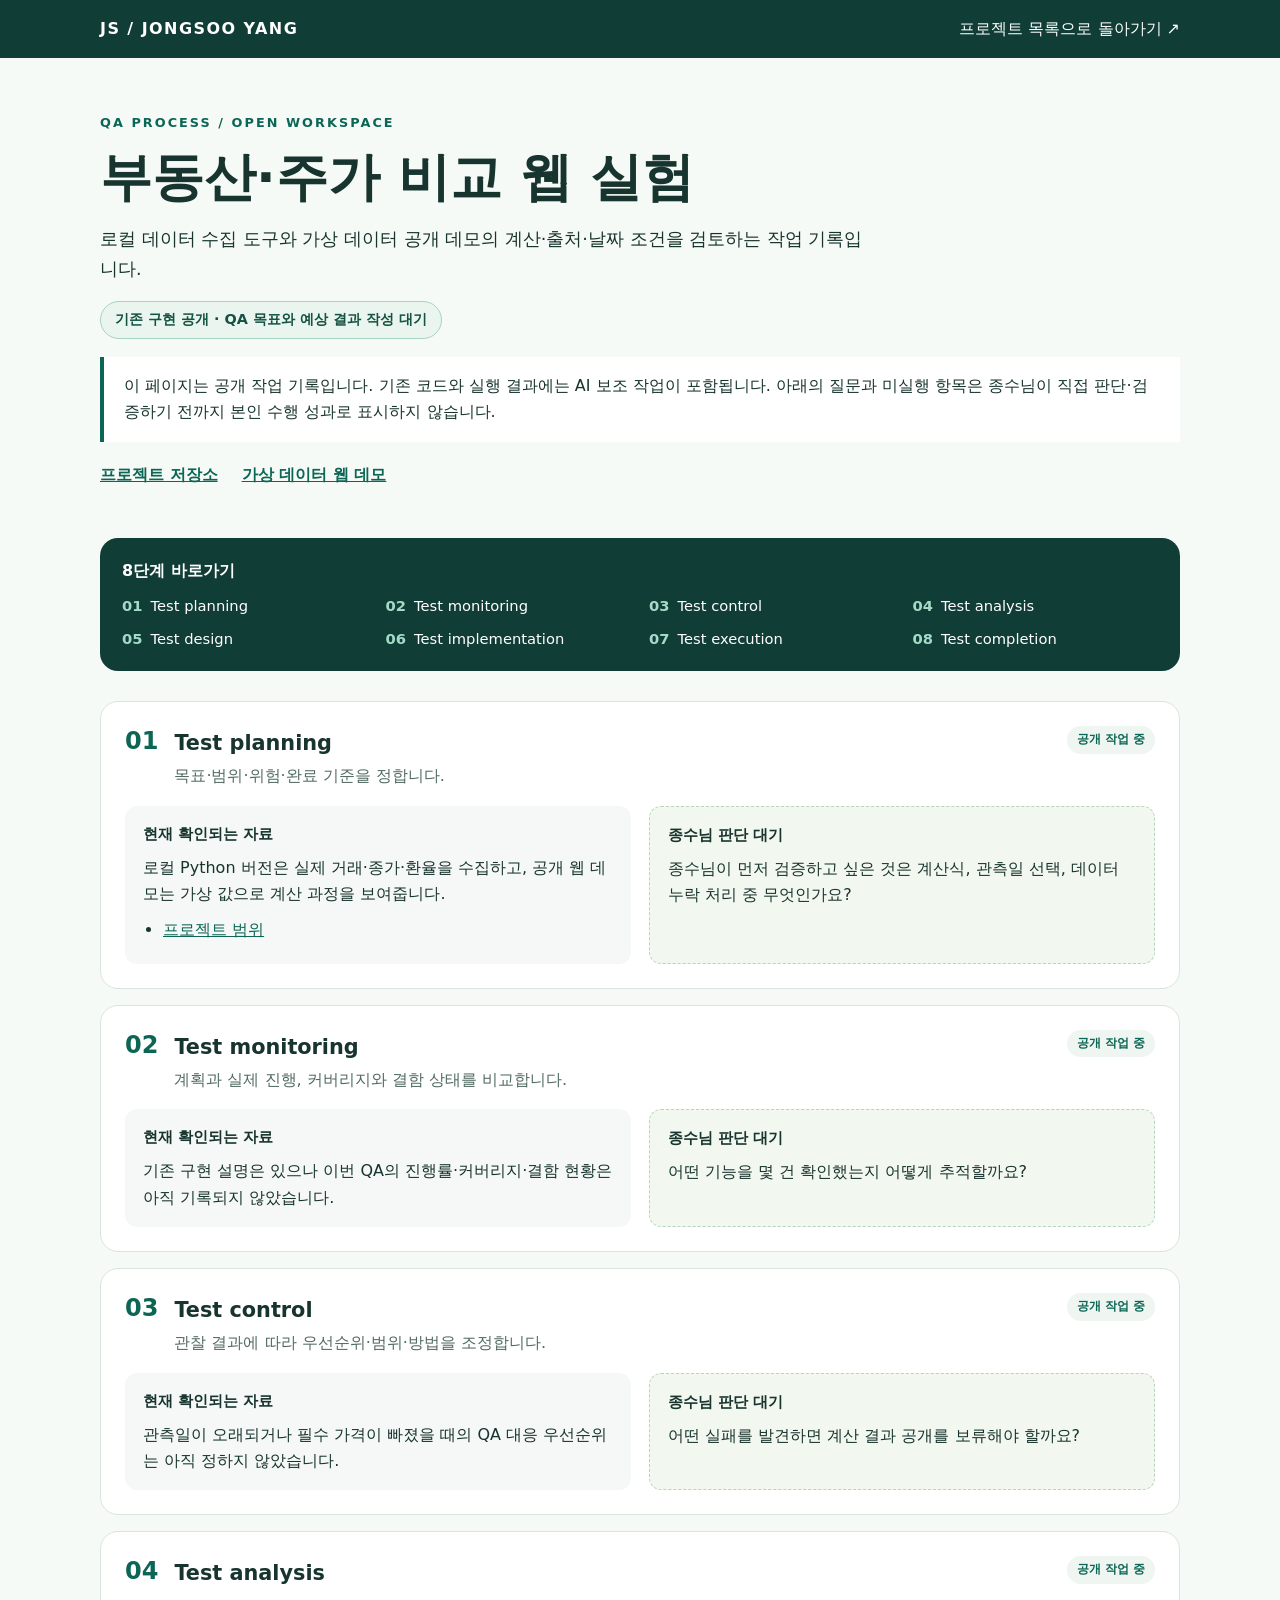
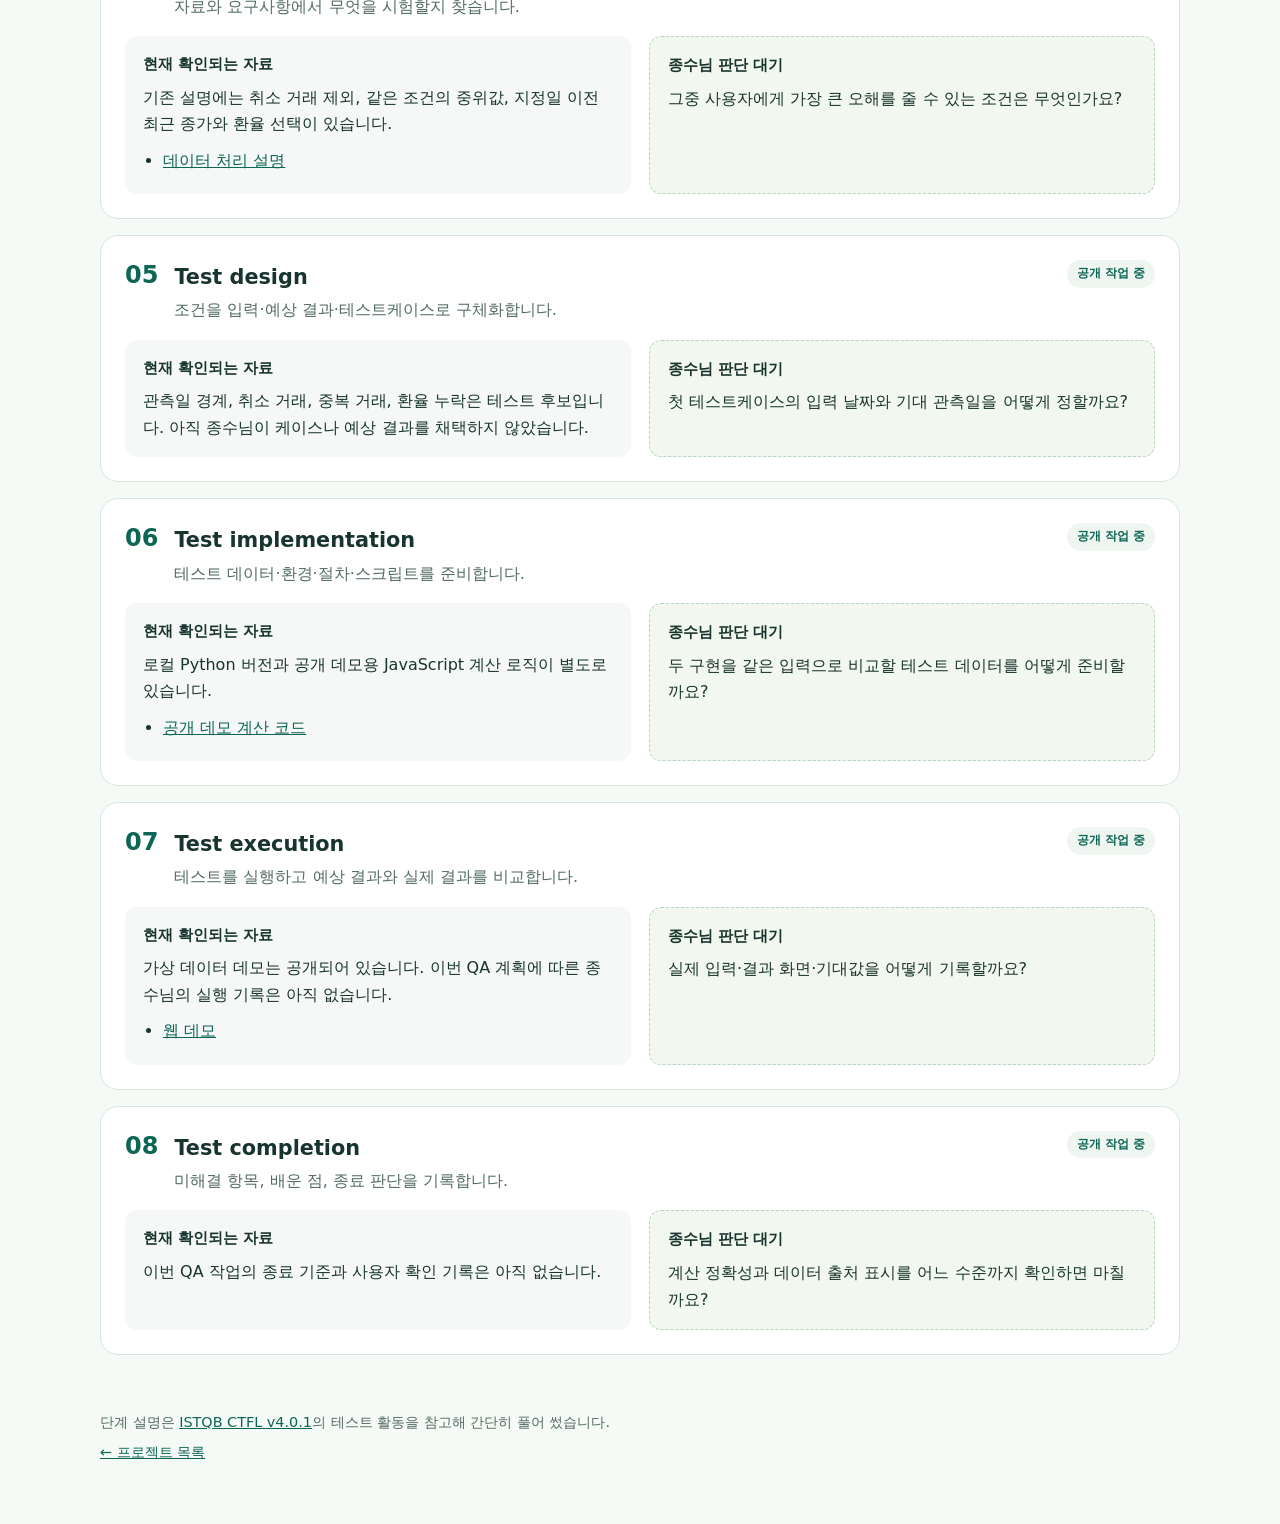
<file: docs/qa/property.html>
<!doctype html>
<html lang="ko">
<head>
  <meta charset="utf-8">
  <meta name="viewport" content="width=device-width, initial-scale=1">
  <meta name="description" content="부동산·주가 비교 웹 실험의 QA 작업 기록: 계획부터 완료까지 8단계의 근거와 남은 판단을 공개합니다.">
  <title>부동산·주가 비교 웹 실험 · QA 작업 기록 | Jongsoo Yang</title>
  <link rel="stylesheet" href="style.css">
</head>
<body>
  <a class="skip" href="#main">본문으로 바로가기</a>
  <header class="site-header"><div class="wrap header-inner"><a class="brand" href="../index.html">JS / JONGSOO YANG</a><a href="../index.html#projects">프로젝트 목록으로 돌아가기 ↗</a></div></header>
  <main class="wrap" id="main">
    <section class="hero"><p class="eyebrow">QA PROCESS / OPEN WORKSPACE</p><h1>부동산·주가 비교 웹 실험</h1>
      <p class="lead">로컬 데이터 수집 도구와 가상 데이터 공개 데모의 계산·출처·날짜 조건을 검토하는 작업 기록입니다.</p>
      <p class="status">기존 구현 공개 · QA 목표와 예상 결과 작성 대기</p>
      <p class="notice">이 페이지는 공개 작업 기록입니다. 기존 코드와 실행 결과에는 AI 보조 작업이 포함됩니다. 아래의 질문과 미실행 항목은 종수님이 직접 판단·검증하기 전까지 본인 수행 성과로 표시하지 않습니다.</p>
      <ul class="hero-links"><li><a href="https://github.com/ParsleyOnLibra/property-simulator-portfolio">프로젝트 저장소</a></li><li><a href="https://parsleyonlibra.github.io/property-simulator-portfolio/">가상 데이터 웹 데모</a></li></ul>
    </section>
    <nav class="phase-nav" aria-label="QA 단계 바로가기"><p>8단계 바로가기</p><ol><li><a href="#planning"><span>01</span>Test planning</a></li><li><a href="#monitoring"><span>02</span>Test monitoring</a></li><li><a href="#control"><span>03</span>Test control</a></li><li><a href="#analysis"><span>04</span>Test analysis</a></li><li><a href="#design"><span>05</span>Test design</a></li><li><a href="#implementation"><span>06</span>Test implementation</a></li><li><a href="#execution"><span>07</span>Test execution</a></li><li><a href="#completion"><span>08</span>Test completion</a></li></ol></nav>
    <section class="stage" id="planning" aria-labelledby="planning-title"><div class="stage-heading"><span class="step">01</span><div><h2 id="planning-title">Test planning</h2><p>목표·범위·위험·완료 기준을 정합니다.</p></div><span class="state">공개 작업 중</span></div><div class="stage-grid"><div class="record"><h3>현재 확인되는 자료</h3><p>로컬 Python 버전은 실제 거래·종가·환율을 수집하고, 공개 웹 데모는 가상 값으로 계산 과정을 보여줍니다.</p><ul class="links"><li><a href="https://github.com/ParsleyOnLibra/property-simulator-portfolio#구현-내용과-공개-범위">프로젝트 범위</a></li></ul></div><div class="decision"><h3>종수님 판단 대기</h3><p>종수님이 먼저 검증하고 싶은 것은 계산식, 관측일 선택, 데이터 누락 처리 중 무엇인가요?</p></div></div></section><section class="stage" id="monitoring" aria-labelledby="monitoring-title"><div class="stage-heading"><span class="step">02</span><div><h2 id="monitoring-title">Test monitoring</h2><p>계획과 실제 진행, 커버리지와 결함 상태를 비교합니다.</p></div><span class="state">공개 작업 중</span></div><div class="stage-grid"><div class="record"><h3>현재 확인되는 자료</h3><p>기존 구현 설명은 있으나 이번 QA의 진행률·커버리지·결함 현황은 아직 기록되지 않았습니다.</p></div><div class="decision"><h3>종수님 판단 대기</h3><p>어떤 기능을 몇 건 확인했는지 어떻게 추적할까요?</p></div></div></section><section class="stage" id="control" aria-labelledby="control-title"><div class="stage-heading"><span class="step">03</span><div><h2 id="control-title">Test control</h2><p>관찰 결과에 따라 우선순위·범위·방법을 조정합니다.</p></div><span class="state">공개 작업 중</span></div><div class="stage-grid"><div class="record"><h3>현재 확인되는 자료</h3><p>관측일이 오래되거나 필수 가격이 빠졌을 때의 QA 대응 우선순위는 아직 정하지 않았습니다.</p></div><div class="decision"><h3>종수님 판단 대기</h3><p>어떤 실패를 발견하면 계산 결과 공개를 보류해야 할까요?</p></div></div></section><section class="stage" id="analysis" aria-labelledby="analysis-title"><div class="stage-heading"><span class="step">04</span><div><h2 id="analysis-title">Test analysis</h2><p>자료와 요구사항에서 무엇을 시험할지 찾습니다.</p></div><span class="state">공개 작업 중</span></div><div class="stage-grid"><div class="record"><h3>현재 확인되는 자료</h3><p>기존 설명에는 취소 거래 제외, 같은 조건의 중위값, 지정일 이전 최근 종가와 환율 선택이 있습니다.</p><ul class="links"><li><a href="https://github.com/ParsleyOnLibra/property-simulator-portfolio#구현-내용과-공개-범위">데이터 처리 설명</a></li></ul></div><div class="decision"><h3>종수님 판단 대기</h3><p>그중 사용자에게 가장 큰 오해를 줄 수 있는 조건은 무엇인가요?</p></div></div></section><section class="stage" id="design" aria-labelledby="design-title"><div class="stage-heading"><span class="step">05</span><div><h2 id="design-title">Test design</h2><p>조건을 입력·예상 결과·테스트케이스로 구체화합니다.</p></div><span class="state">공개 작업 중</span></div><div class="stage-grid"><div class="record"><h3>현재 확인되는 자료</h3><p>관측일 경계, 취소 거래, 중복 거래, 환율 누락은 테스트 후보입니다. 아직 종수님이 케이스나 예상 결과를 채택하지 않았습니다.</p></div><div class="decision"><h3>종수님 판단 대기</h3><p>첫 테스트케이스의 입력 날짜와 기대 관측일을 어떻게 정할까요?</p></div></div></section><section class="stage" id="implementation" aria-labelledby="implementation-title"><div class="stage-heading"><span class="step">06</span><div><h2 id="implementation-title">Test implementation</h2><p>테스트 데이터·환경·절차·스크립트를 준비합니다.</p></div><span class="state">공개 작업 중</span></div><div class="stage-grid"><div class="record"><h3>현재 확인되는 자료</h3><p>로컬 Python 버전과 공개 데모용 JavaScript 계산 로직이 별도로 있습니다.</p><ul class="links"><li><a href="https://github.com/ParsleyOnLibra/property-simulator-portfolio/blob/main/docs/static-api.js">공개 데모 계산 코드</a></li></ul></div><div class="decision"><h3>종수님 판단 대기</h3><p>두 구현을 같은 입력으로 비교할 테스트 데이터를 어떻게 준비할까요?</p></div></div></section><section class="stage" id="execution" aria-labelledby="execution-title"><div class="stage-heading"><span class="step">07</span><div><h2 id="execution-title">Test execution</h2><p>테스트를 실행하고 예상 결과와 실제 결과를 비교합니다.</p></div><span class="state">공개 작업 중</span></div><div class="stage-grid"><div class="record"><h3>현재 확인되는 자료</h3><p>가상 데이터 데모는 공개되어 있습니다. 이번 QA 계획에 따른 종수님의 실행 기록은 아직 없습니다.</p><ul class="links"><li><a href="https://parsleyonlibra.github.io/property-simulator-portfolio/">웹 데모</a></li></ul></div><div class="decision"><h3>종수님 판단 대기</h3><p>실제 입력·결과 화면·기대값을 어떻게 기록할까요?</p></div></div></section><section class="stage" id="completion" aria-labelledby="completion-title"><div class="stage-heading"><span class="step">08</span><div><h2 id="completion-title">Test completion</h2><p>미해결 항목, 배운 점, 종료 판단을 기록합니다.</p></div><span class="state">공개 작업 중</span></div><div class="stage-grid"><div class="record"><h3>현재 확인되는 자료</h3><p>이번 QA 작업의 종료 기준과 사용자 확인 기록은 아직 없습니다.</p></div><div class="decision"><h3>종수님 판단 대기</h3><p>계산 정확성과 데이터 출처 표시를 어느 수준까지 확인하면 마칠까요?</p></div></div></section>
    <footer><p>단계 설명은 <a href="https://istqb.org/wp-content/uploads/2024/11/ISTQB_CTFL_Syllabus_v4.0.1.pdf">ISTQB CTFL v4.0.1</a>의 테스트 활동을 참고해 간단히 풀어 썼습니다.</p><a href="../index.html#projects">← 프로젝트 목록</a></footer>
  </main>
</body>
</html>
</file>
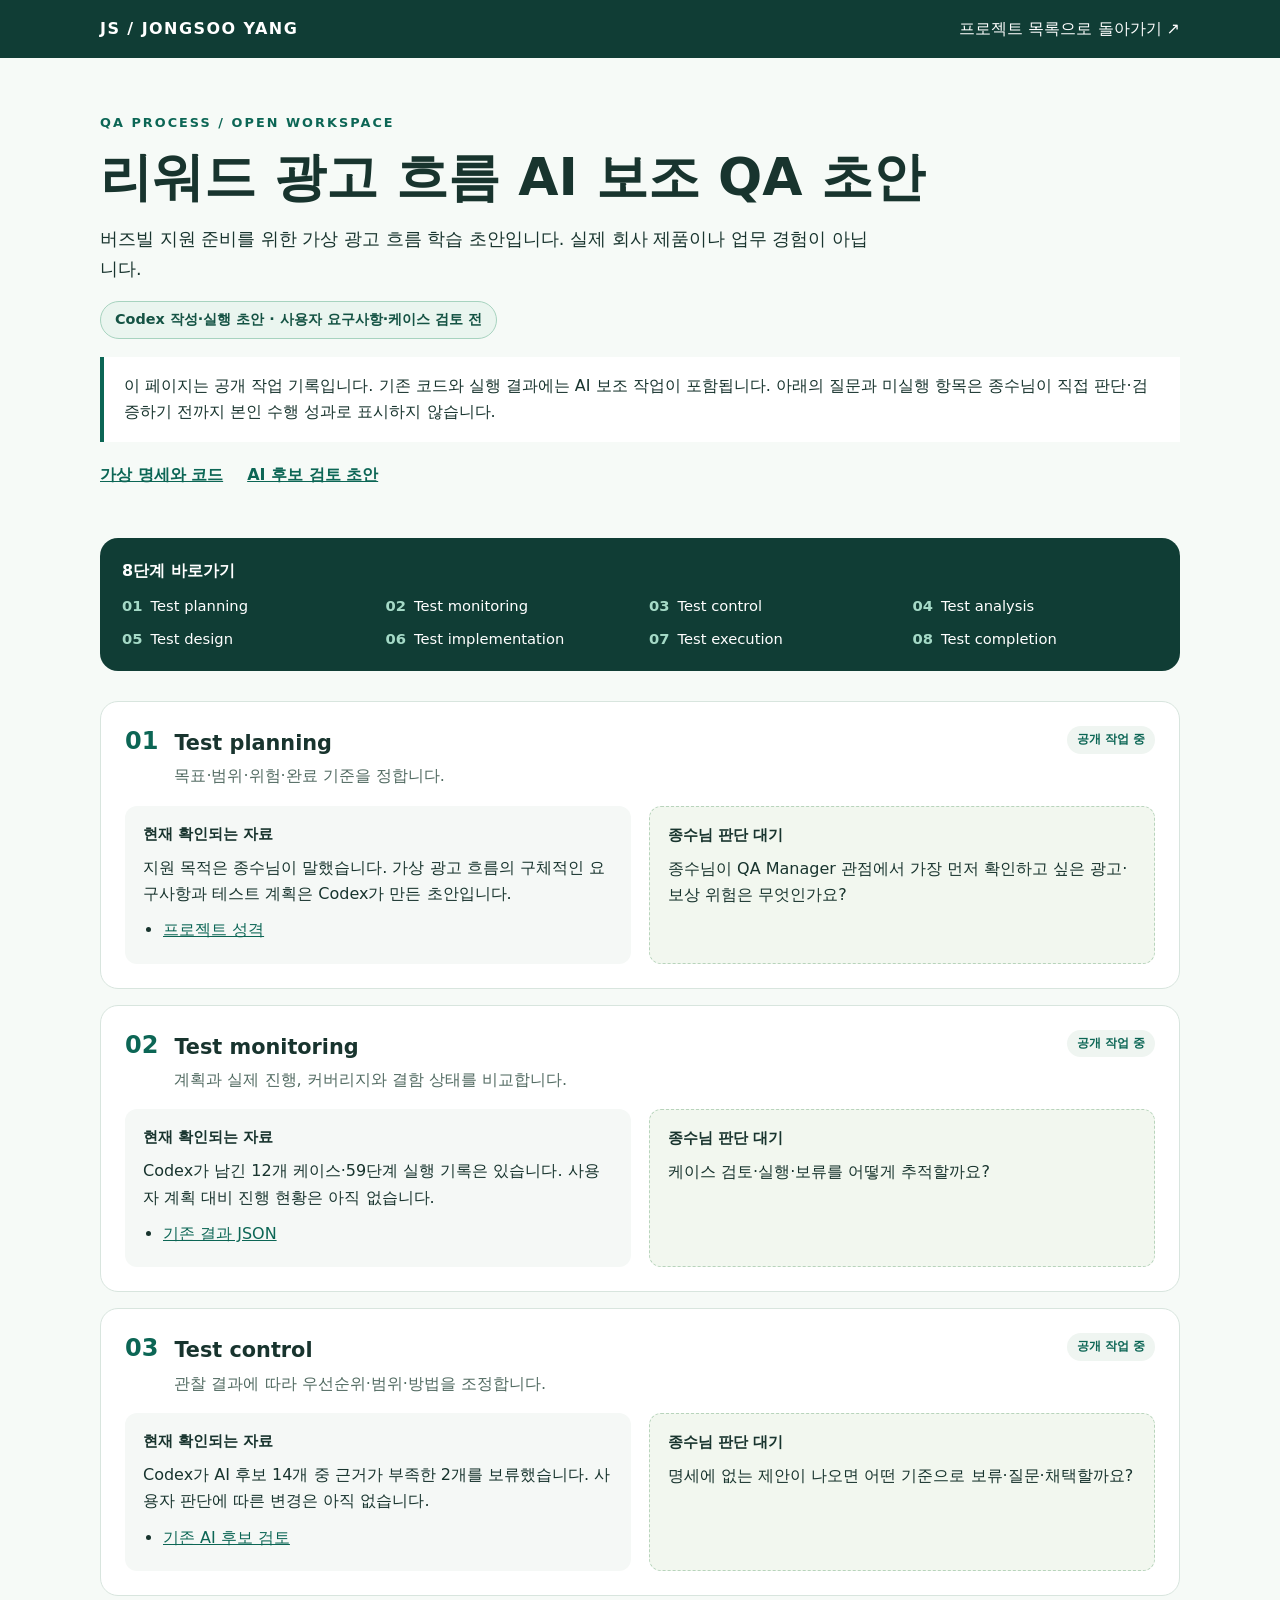
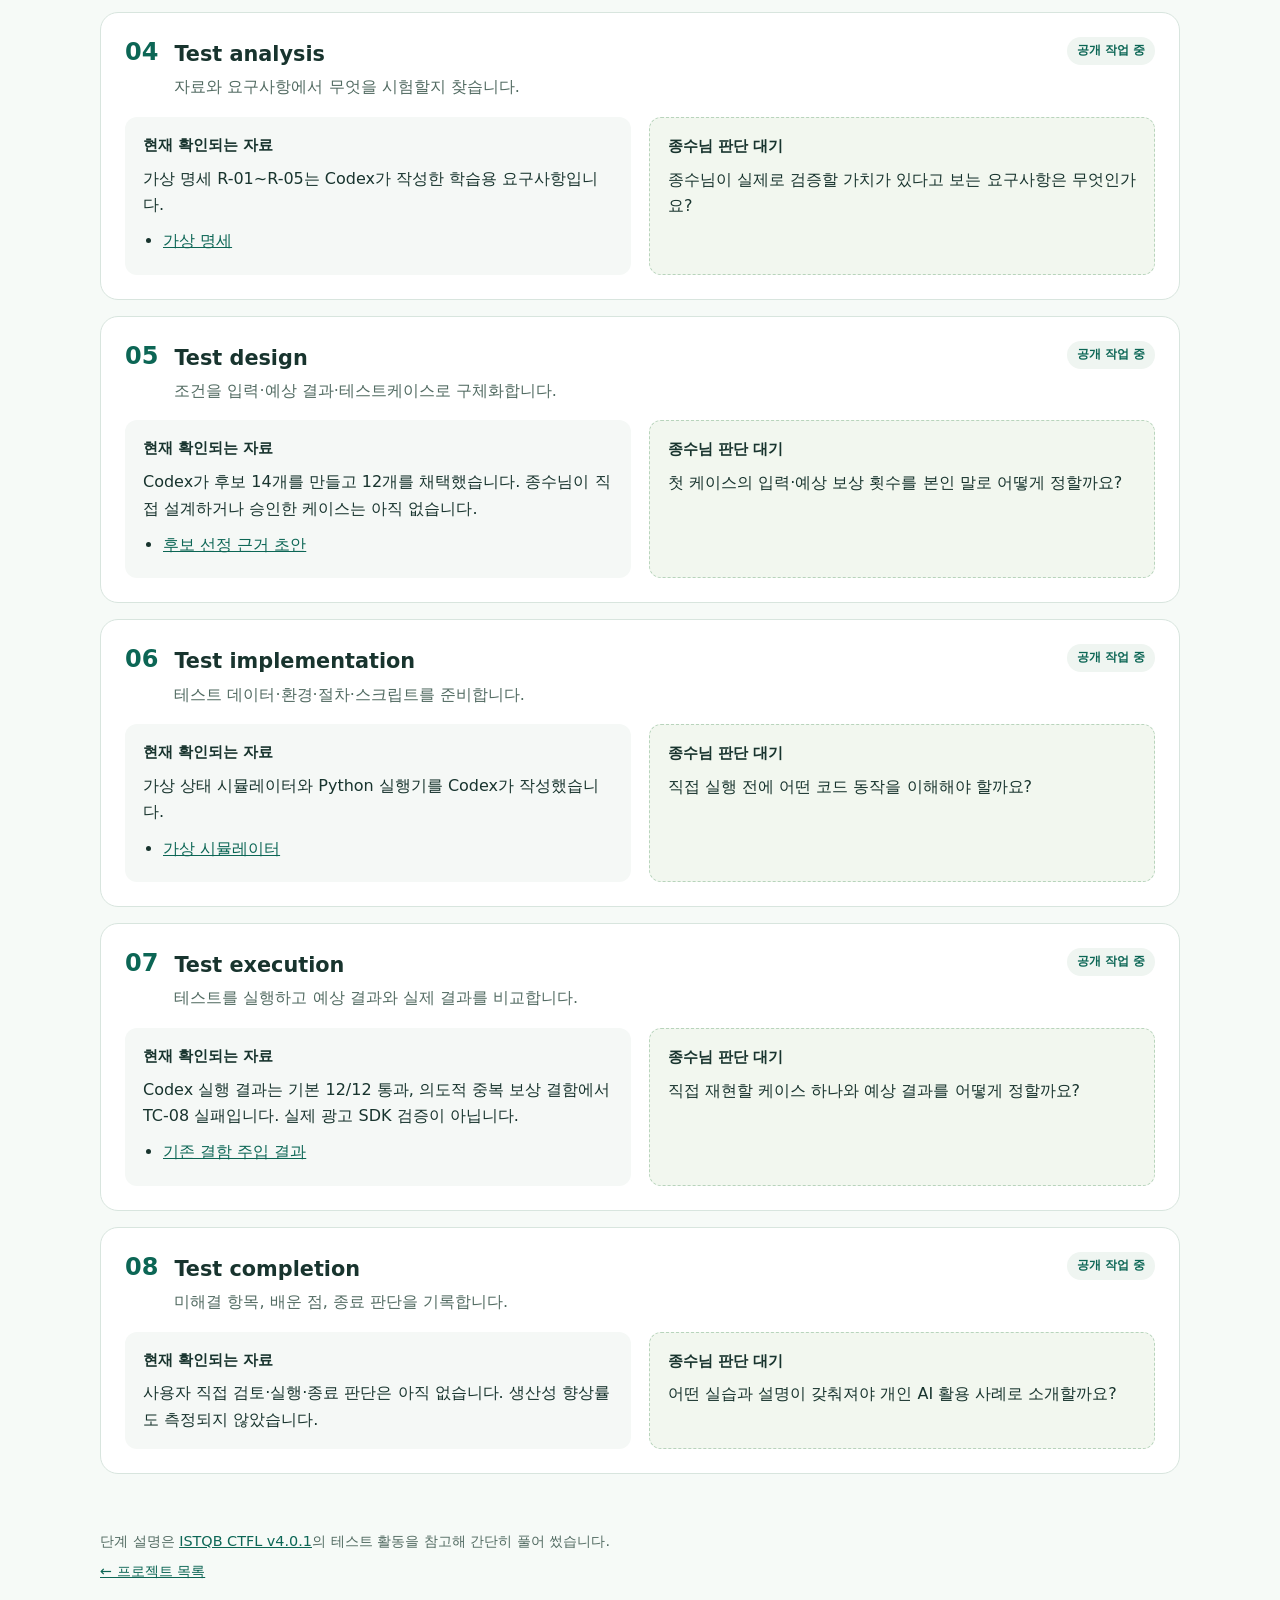
<file: docs/qa/reward-ad-qa.html>
<!doctype html>
<html lang="ko">
<head>
  <meta charset="utf-8">
  <meta name="viewport" content="width=device-width, initial-scale=1">
  <meta name="description" content="리워드 광고 흐름 AI 보조 QA 초안의 QA 작업 기록: 계획부터 완료까지 8단계의 근거와 남은 판단을 공개합니다.">
  <title>리워드 광고 흐름 AI 보조 QA 초안 · QA 작업 기록 | Jongsoo Yang</title>
  <link rel="stylesheet" href="style.css">
</head>
<body>
  <a class="skip" href="#main">본문으로 바로가기</a>
  <header class="site-header"><div class="wrap header-inner"><a class="brand" href="../index.html">JS / JONGSOO YANG</a><a href="../index.html#projects">프로젝트 목록으로 돌아가기 ↗</a></div></header>
  <main class="wrap" id="main">
    <section class="hero"><p class="eyebrow">QA PROCESS / OPEN WORKSPACE</p><h1>리워드 광고 흐름 AI 보조 QA 초안</h1>
      <p class="lead">버즈빌 지원 준비를 위한 가상 광고 흐름 학습 초안입니다. 실제 회사 제품이나 업무 경험이 아닙니다.</p>
      <p class="status">Codex 작성·실행 초안 · 사용자 요구사항·케이스 검토 전</p>
      <p class="notice">이 페이지는 공개 작업 기록입니다. 기존 코드와 실행 결과에는 AI 보조 작업이 포함됩니다. 아래의 질문과 미실행 항목은 종수님이 직접 판단·검증하기 전까지 본인 수행 성과로 표시하지 않습니다.</p>
      <ul class="hero-links"><li><a href="https://github.com/ParsleyOnLibra/ParsleyOnLibra/tree/main/projects/reward-ad-qa-lab">가상 명세와 코드</a></li><li><a href="https://github.com/ParsleyOnLibra/ParsleyOnLibra/blob/main/projects/reward-ad-qa-lab/docs/AI_REVIEW.md">AI 후보 검토 초안</a></li></ul>
    </section>
    <nav class="phase-nav" aria-label="QA 단계 바로가기"><p>8단계 바로가기</p><ol><li><a href="#planning"><span>01</span>Test planning</a></li><li><a href="#monitoring"><span>02</span>Test monitoring</a></li><li><a href="#control"><span>03</span>Test control</a></li><li><a href="#analysis"><span>04</span>Test analysis</a></li><li><a href="#design"><span>05</span>Test design</a></li><li><a href="#implementation"><span>06</span>Test implementation</a></li><li><a href="#execution"><span>07</span>Test execution</a></li><li><a href="#completion"><span>08</span>Test completion</a></li></ol></nav>
    <section class="stage" id="planning" aria-labelledby="planning-title"><div class="stage-heading"><span class="step">01</span><div><h2 id="planning-title">Test planning</h2><p>목표·범위·위험·완료 기준을 정합니다.</p></div><span class="state">공개 작업 중</span></div><div class="stage-grid"><div class="record"><h3>현재 확인되는 자료</h3><p>지원 목적은 종수님이 말했습니다. 가상 광고 흐름의 구체적인 요구사항과 테스트 계획은 Codex가 만든 초안입니다.</p><ul class="links"><li><a href="https://github.com/ParsleyOnLibra/ParsleyOnLibra/blob/main/projects/reward-ad-qa-lab/README.md">프로젝트 성격</a></li></ul></div><div class="decision"><h3>종수님 판단 대기</h3><p>종수님이 QA Manager 관점에서 가장 먼저 확인하고 싶은 광고·보상 위험은 무엇인가요?</p></div></div></section><section class="stage" id="monitoring" aria-labelledby="monitoring-title"><div class="stage-heading"><span class="step">02</span><div><h2 id="monitoring-title">Test monitoring</h2><p>계획과 실제 진행, 커버리지와 결함 상태를 비교합니다.</p></div><span class="state">공개 작업 중</span></div><div class="stage-grid"><div class="record"><h3>현재 확인되는 자료</h3><p>Codex가 남긴 12개 케이스·59단계 실행 기록은 있습니다. 사용자 계획 대비 진행 현황은 아직 없습니다.</p><ul class="links"><li><a href="https://github.com/ParsleyOnLibra/ParsleyOnLibra/blob/main/projects/reward-ad-qa-lab/results/latest.json">기존 결과 JSON</a></li></ul></div><div class="decision"><h3>종수님 판단 대기</h3><p>케이스 검토·실행·보류를 어떻게 추적할까요?</p></div></div></section><section class="stage" id="control" aria-labelledby="control-title"><div class="stage-heading"><span class="step">03</span><div><h2 id="control-title">Test control</h2><p>관찰 결과에 따라 우선순위·범위·방법을 조정합니다.</p></div><span class="state">공개 작업 중</span></div><div class="stage-grid"><div class="record"><h3>현재 확인되는 자료</h3><p>Codex가 AI 후보 14개 중 근거가 부족한 2개를 보류했습니다. 사용자 판단에 따른 변경은 아직 없습니다.</p><ul class="links"><li><a href="https://github.com/ParsleyOnLibra/ParsleyOnLibra/blob/main/projects/reward-ad-qa-lab/docs/AI_REVIEW.md">기존 AI 후보 검토</a></li></ul></div><div class="decision"><h3>종수님 판단 대기</h3><p>명세에 없는 제안이 나오면 어떤 기준으로 보류·질문·채택할까요?</p></div></div></section><section class="stage" id="analysis" aria-labelledby="analysis-title"><div class="stage-heading"><span class="step">04</span><div><h2 id="analysis-title">Test analysis</h2><p>자료와 요구사항에서 무엇을 시험할지 찾습니다.</p></div><span class="state">공개 작업 중</span></div><div class="stage-grid"><div class="record"><h3>현재 확인되는 자료</h3><p>가상 명세 R-01~R-05는 Codex가 작성한 학습용 요구사항입니다.</p><ul class="links"><li><a href="https://github.com/ParsleyOnLibra/ParsleyOnLibra/blob/main/projects/reward-ad-qa-lab/docs/SPEC.md">가상 명세</a></li></ul></div><div class="decision"><h3>종수님 판단 대기</h3><p>종수님이 실제로 검증할 가치가 있다고 보는 요구사항은 무엇인가요?</p></div></div></section><section class="stage" id="design" aria-labelledby="design-title"><div class="stage-heading"><span class="step">05</span><div><h2 id="design-title">Test design</h2><p>조건을 입력·예상 결과·테스트케이스로 구체화합니다.</p></div><span class="state">공개 작업 중</span></div><div class="stage-grid"><div class="record"><h3>현재 확인되는 자료</h3><p>Codex가 후보 14개를 만들고 12개를 채택했습니다. 종수님이 직접 설계하거나 승인한 케이스는 아직 없습니다.</p><ul class="links"><li><a href="https://github.com/ParsleyOnLibra/ParsleyOnLibra/blob/main/projects/reward-ad-qa-lab/docs/AI_REVIEW.md">후보 선정 근거 초안</a></li></ul></div><div class="decision"><h3>종수님 판단 대기</h3><p>첫 케이스의 입력·예상 보상 횟수를 본인 말로 어떻게 정할까요?</p></div></div></section><section class="stage" id="implementation" aria-labelledby="implementation-title"><div class="stage-heading"><span class="step">06</span><div><h2 id="implementation-title">Test implementation</h2><p>테스트 데이터·환경·절차·스크립트를 준비합니다.</p></div><span class="state">공개 작업 중</span></div><div class="stage-grid"><div class="record"><h3>현재 확인되는 자료</h3><p>가상 상태 시뮬레이터와 Python 실행기를 Codex가 작성했습니다.</p><ul class="links"><li><a href="https://github.com/ParsleyOnLibra/ParsleyOnLibra/blob/main/projects/reward-ad-qa-lab/src/reward_sim.py">가상 시뮬레이터</a></li></ul></div><div class="decision"><h3>종수님 판단 대기</h3><p>직접 실행 전에 어떤 코드 동작을 이해해야 할까요?</p></div></div></section><section class="stage" id="execution" aria-labelledby="execution-title"><div class="stage-heading"><span class="step">07</span><div><h2 id="execution-title">Test execution</h2><p>테스트를 실행하고 예상 결과와 실제 결과를 비교합니다.</p></div><span class="state">공개 작업 중</span></div><div class="stage-grid"><div class="record"><h3>현재 확인되는 자료</h3><p>Codex 실행 결과는 기본 12/12 통과, 의도적 중복 보상 결함에서 TC-08 실패입니다. 실제 광고 SDK 검증이 아닙니다.</p><ul class="links"><li><a href="https://github.com/ParsleyOnLibra/ParsleyOnLibra/blob/main/projects/reward-ad-qa-lab/results/mutation.json">기존 결함 주입 결과</a></li></ul></div><div class="decision"><h3>종수님 판단 대기</h3><p>직접 재현할 케이스 하나와 예상 결과를 어떻게 정할까요?</p></div></div></section><section class="stage" id="completion" aria-labelledby="completion-title"><div class="stage-heading"><span class="step">08</span><div><h2 id="completion-title">Test completion</h2><p>미해결 항목, 배운 점, 종료 판단을 기록합니다.</p></div><span class="state">공개 작업 중</span></div><div class="stage-grid"><div class="record"><h3>현재 확인되는 자료</h3><p>사용자 직접 검토·실행·종료 판단은 아직 없습니다. 생산성 향상률도 측정되지 않았습니다.</p></div><div class="decision"><h3>종수님 판단 대기</h3><p>어떤 실습과 설명이 갖춰져야 개인 AI 활용 사례로 소개할까요?</p></div></div></section>
    <footer><p>단계 설명은 <a href="https://istqb.org/wp-content/uploads/2024/11/ISTQB_CTFL_Syllabus_v4.0.1.pdf">ISTQB CTFL v4.0.1</a>의 테스트 활동을 참고해 간단히 풀어 썼습니다.</p><a href="../index.html#projects">← 프로젝트 목록</a></footer>
  </main>
</body>
</html>
</file>
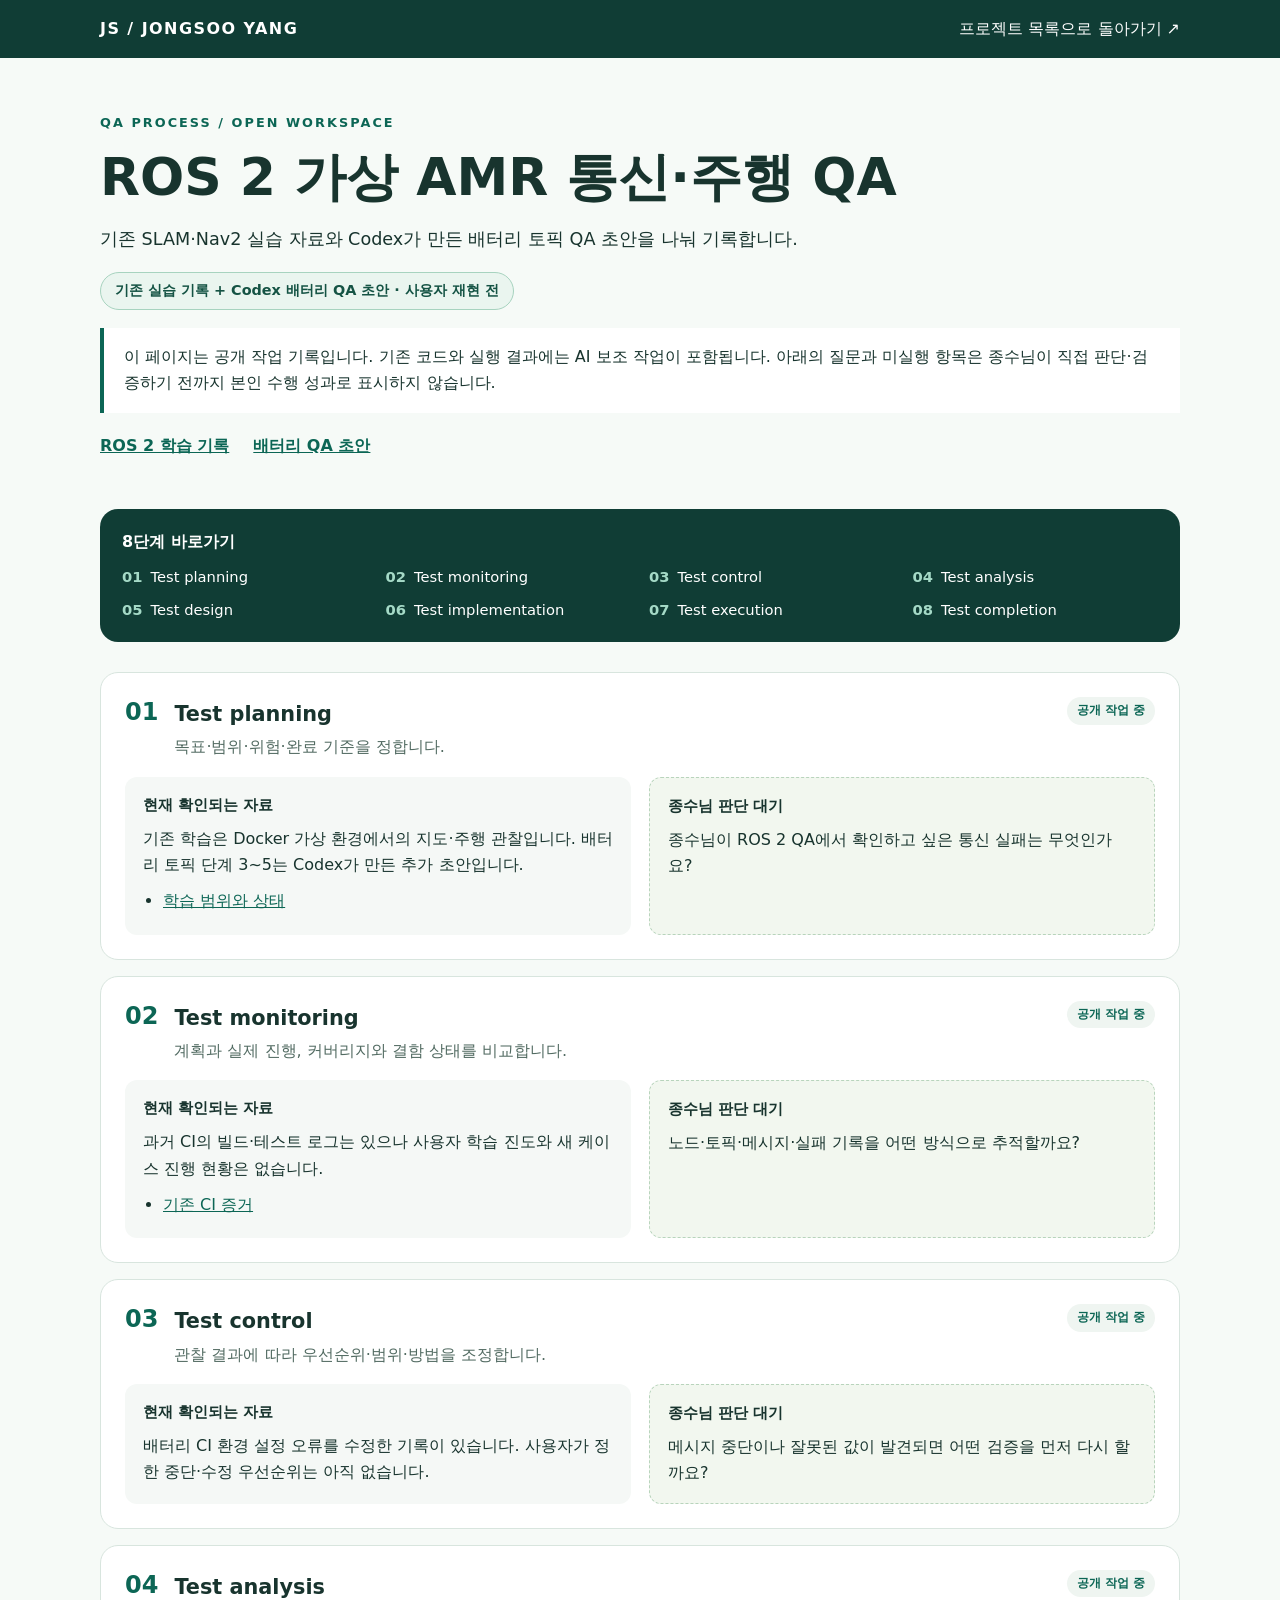
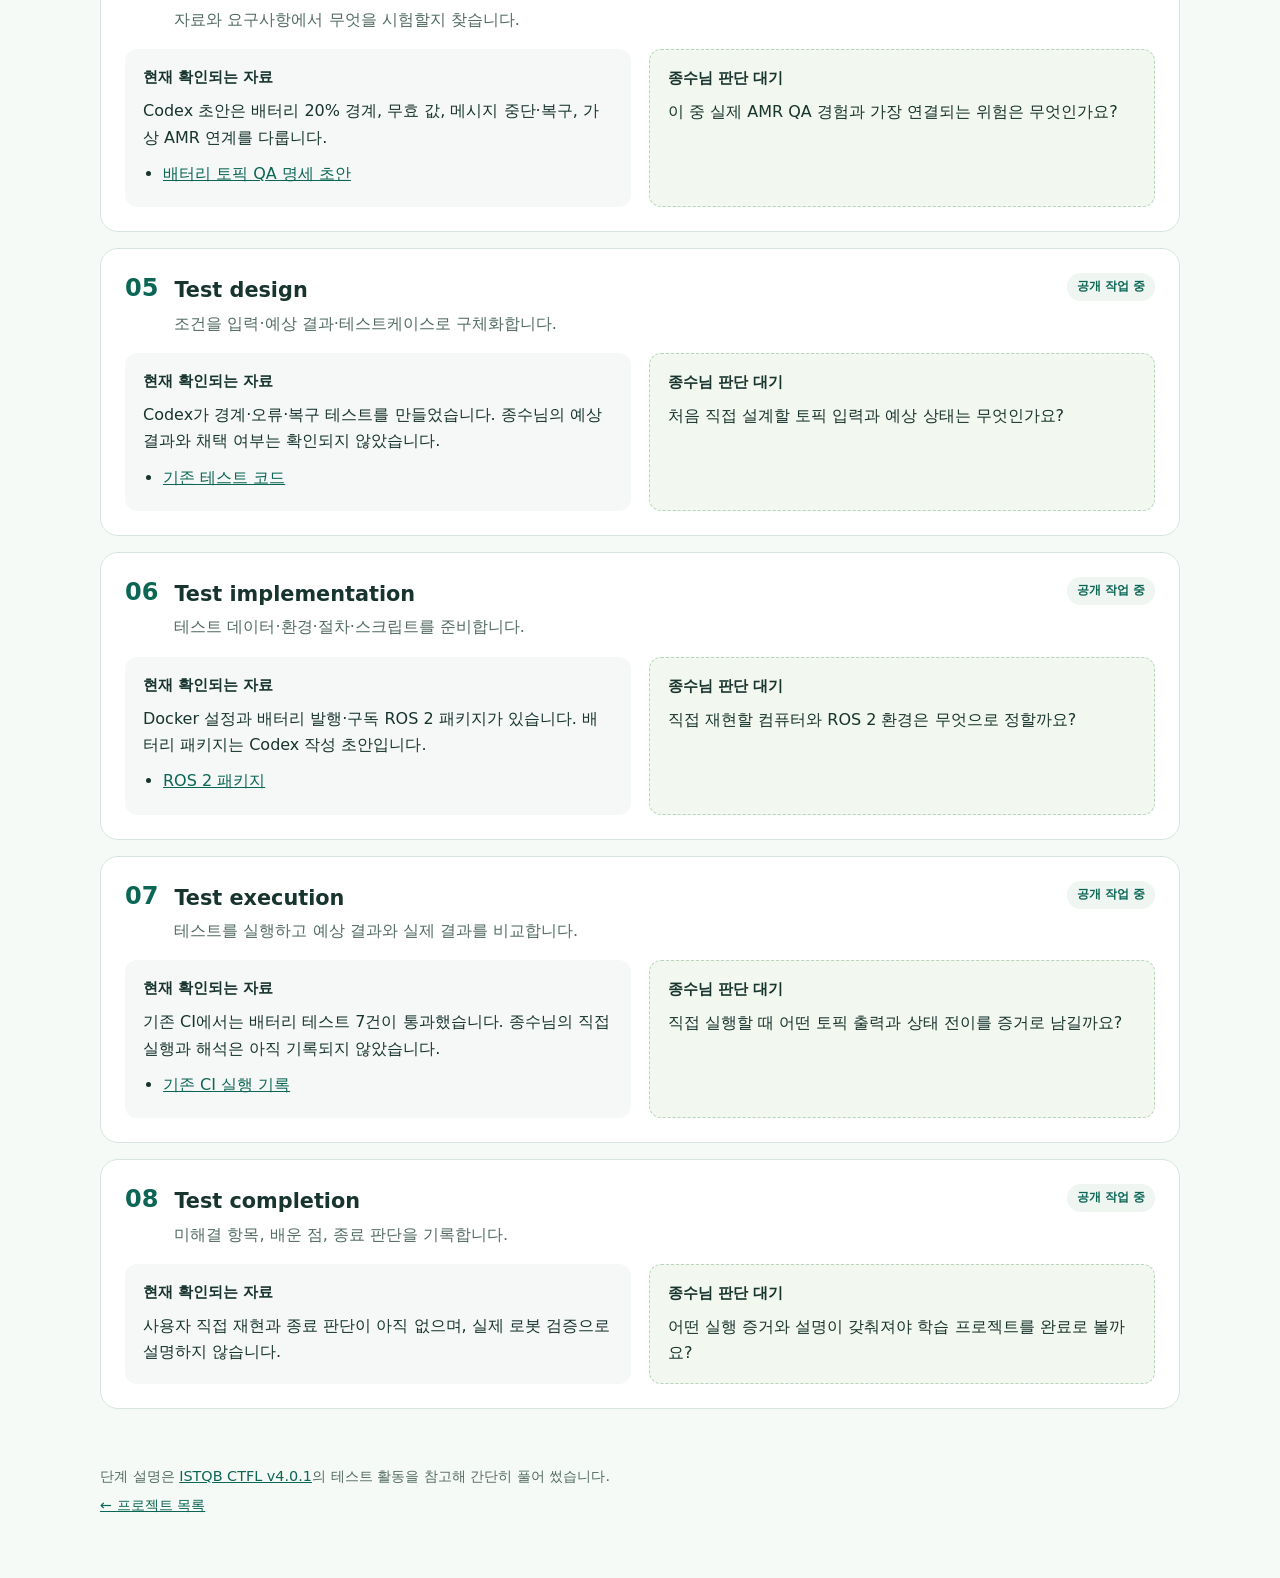
<file: docs/qa/ros2-learning.html>
<!doctype html>
<html lang="ko">
<head>
  <meta charset="utf-8">
  <meta name="viewport" content="width=device-width, initial-scale=1">
  <meta name="description" content="ROS 2 가상 AMR 통신·주행 QA의 QA 작업 기록: 계획부터 완료까지 8단계의 근거와 남은 판단을 공개합니다.">
  <title>ROS 2 가상 AMR 통신·주행 QA · QA 작업 기록 | Jongsoo Yang</title>
  <link rel="stylesheet" href="style.css">
</head>
<body>
  <a class="skip" href="#main">본문으로 바로가기</a>
  <header class="site-header"><div class="wrap header-inner"><a class="brand" href="../index.html">JS / JONGSOO YANG</a><a href="../index.html#projects">프로젝트 목록으로 돌아가기 ↗</a></div></header>
  <main class="wrap" id="main">
    <section class="hero"><p class="eyebrow">QA PROCESS / OPEN WORKSPACE</p><h1>ROS 2 가상 AMR 통신·주행 QA</h1>
      <p class="lead">기존 SLAM·Nav2 실습 자료와 Codex가 만든 배터리 토픽 QA 초안을 나눠 기록합니다.</p>
      <p class="status">기존 실습 기록 + Codex 배터리 QA 초안 · 사용자 재현 전</p>
      <p class="notice">이 페이지는 공개 작업 기록입니다. 기존 코드와 실행 결과에는 AI 보조 작업이 포함됩니다. 아래의 질문과 미실행 항목은 종수님이 직접 판단·검증하기 전까지 본인 수행 성과로 표시하지 않습니다.</p>
      <ul class="hero-links"><li><a href="https://github.com/ParsleyOnLibra/ParsleyOnLibra/tree/main/projects/ros2-learning">ROS 2 학습 기록</a></li><li><a href="https://github.com/ParsleyOnLibra/ParsleyOnLibra/blob/main/projects/ros2-learning/docs/BATTERY_QA.md">배터리 QA 초안</a></li></ul>
    </section>
    <nav class="phase-nav" aria-label="QA 단계 바로가기"><p>8단계 바로가기</p><ol><li><a href="#planning"><span>01</span>Test planning</a></li><li><a href="#monitoring"><span>02</span>Test monitoring</a></li><li><a href="#control"><span>03</span>Test control</a></li><li><a href="#analysis"><span>04</span>Test analysis</a></li><li><a href="#design"><span>05</span>Test design</a></li><li><a href="#implementation"><span>06</span>Test implementation</a></li><li><a href="#execution"><span>07</span>Test execution</a></li><li><a href="#completion"><span>08</span>Test completion</a></li></ol></nav>
    <section class="stage" id="planning" aria-labelledby="planning-title"><div class="stage-heading"><span class="step">01</span><div><h2 id="planning-title">Test planning</h2><p>목표·범위·위험·완료 기준을 정합니다.</p></div><span class="state">공개 작업 중</span></div><div class="stage-grid"><div class="record"><h3>현재 확인되는 자료</h3><p>기존 학습은 Docker 가상 환경에서의 지도·주행 관찰입니다. 배터리 토픽 단계 3~5는 Codex가 만든 추가 초안입니다.</p><ul class="links"><li><a href="https://github.com/ParsleyOnLibra/ParsleyOnLibra/blob/main/projects/ros2-learning/README.md">학습 범위와 상태</a></li></ul></div><div class="decision"><h3>종수님 판단 대기</h3><p>종수님이 ROS 2 QA에서 확인하고 싶은 통신 실패는 무엇인가요?</p></div></div></section><section class="stage" id="monitoring" aria-labelledby="monitoring-title"><div class="stage-heading"><span class="step">02</span><div><h2 id="monitoring-title">Test monitoring</h2><p>계획과 실제 진행, 커버리지와 결함 상태를 비교합니다.</p></div><span class="state">공개 작업 중</span></div><div class="stage-grid"><div class="record"><h3>현재 확인되는 자료</h3><p>과거 CI의 빌드·테스트 로그는 있으나 사용자 학습 진도와 새 케이스 진행 현황은 없습니다.</p><ul class="links"><li><a href="https://github.com/ParsleyOnLibra/ParsleyOnLibra/blob/main/projects/ros2-learning/evidence/2026-11-23-battery-qa.md">기존 CI 증거</a></li></ul></div><div class="decision"><h3>종수님 판단 대기</h3><p>노드·토픽·메시지·실패 기록을 어떤 방식으로 추적할까요?</p></div></div></section><section class="stage" id="control" aria-labelledby="control-title"><div class="stage-heading"><span class="step">03</span><div><h2 id="control-title">Test control</h2><p>관찰 결과에 따라 우선순위·범위·방법을 조정합니다.</p></div><span class="state">공개 작업 중</span></div><div class="stage-grid"><div class="record"><h3>현재 확인되는 자료</h3><p>배터리 CI 환경 설정 오류를 수정한 기록이 있습니다. 사용자가 정한 중단·수정 우선순위는 아직 없습니다.</p></div><div class="decision"><h3>종수님 판단 대기</h3><p>메시지 중단이나 잘못된 값이 발견되면 어떤 검증을 먼저 다시 할까요?</p></div></div></section><section class="stage" id="analysis" aria-labelledby="analysis-title"><div class="stage-heading"><span class="step">04</span><div><h2 id="analysis-title">Test analysis</h2><p>자료와 요구사항에서 무엇을 시험할지 찾습니다.</p></div><span class="state">공개 작업 중</span></div><div class="stage-grid"><div class="record"><h3>현재 확인되는 자료</h3><p>Codex 초안은 배터리 20% 경계, 무효 값, 메시지 중단·복구, 가상 AMR 연계를 다룹니다.</p><ul class="links"><li><a href="https://github.com/ParsleyOnLibra/ParsleyOnLibra/blob/main/projects/ros2-learning/docs/BATTERY_QA.md">배터리 토픽 QA 명세 초안</a></li></ul></div><div class="decision"><h3>종수님 판단 대기</h3><p>이 중 실제 AMR QA 경험과 가장 연결되는 위험은 무엇인가요?</p></div></div></section><section class="stage" id="design" aria-labelledby="design-title"><div class="stage-heading"><span class="step">05</span><div><h2 id="design-title">Test design</h2><p>조건을 입력·예상 결과·테스트케이스로 구체화합니다.</p></div><span class="state">공개 작업 중</span></div><div class="stage-grid"><div class="record"><h3>현재 확인되는 자료</h3><p>Codex가 경계·오류·복구 테스트를 만들었습니다. 종수님의 예상 결과와 채택 여부는 확인되지 않았습니다.</p><ul class="links"><li><a href="https://github.com/ParsleyOnLibra/ParsleyOnLibra/tree/main/projects/ros2-learning/tests">기존 테스트 코드</a></li></ul></div><div class="decision"><h3>종수님 판단 대기</h3><p>처음 직접 설계할 토픽 입력과 예상 상태는 무엇인가요?</p></div></div></section><section class="stage" id="implementation" aria-labelledby="implementation-title"><div class="stage-heading"><span class="step">06</span><div><h2 id="implementation-title">Test implementation</h2><p>테스트 데이터·환경·절차·스크립트를 준비합니다.</p></div><span class="state">공개 작업 중</span></div><div class="stage-grid"><div class="record"><h3>현재 확인되는 자료</h3><p>Docker 설정과 배터리 발행·구독 ROS 2 패키지가 있습니다. 배터리 패키지는 Codex 작성 초안입니다.</p><ul class="links"><li><a href="https://github.com/ParsleyOnLibra/ParsleyOnLibra/tree/main/projects/ros2-learning/src/battery_qa">ROS 2 패키지</a></li></ul></div><div class="decision"><h3>종수님 판단 대기</h3><p>직접 재현할 컴퓨터와 ROS 2 환경은 무엇으로 정할까요?</p></div></div></section><section class="stage" id="execution" aria-labelledby="execution-title"><div class="stage-heading"><span class="step">07</span><div><h2 id="execution-title">Test execution</h2><p>테스트를 실행하고 예상 결과와 실제 결과를 비교합니다.</p></div><span class="state">공개 작업 중</span></div><div class="stage-grid"><div class="record"><h3>현재 확인되는 자료</h3><p>기존 CI에서는 배터리 테스트 7건이 통과했습니다. 종수님의 직접 실행과 해석은 아직 기록되지 않았습니다.</p><ul class="links"><li><a href="https://github.com/ParsleyOnLibra/ParsleyOnLibra/actions/runs/45152103096">기존 CI 실행 기록</a></li></ul></div><div class="decision"><h3>종수님 판단 대기</h3><p>직접 실행할 때 어떤 토픽 출력과 상태 전이를 증거로 남길까요?</p></div></div></section><section class="stage" id="completion" aria-labelledby="completion-title"><div class="stage-heading"><span class="step">08</span><div><h2 id="completion-title">Test completion</h2><p>미해결 항목, 배운 점, 종료 판단을 기록합니다.</p></div><span class="state">공개 작업 중</span></div><div class="stage-grid"><div class="record"><h3>현재 확인되는 자료</h3><p>사용자 직접 재현과 종료 판단이 아직 없으며, 실제 로봇 검증으로 설명하지 않습니다.</p></div><div class="decision"><h3>종수님 판단 대기</h3><p>어떤 실행 증거와 설명이 갖춰져야 학습 프로젝트를 완료로 볼까요?</p></div></div></section>
    <footer><p>단계 설명은 <a href="https://istqb.org/wp-content/uploads/2024/11/ISTQB_CTFL_Syllabus_v4.0.1.pdf">ISTQB CTFL v4.0.1</a>의 테스트 활동을 참고해 간단히 풀어 썼습니다.</p><a href="../index.html#projects">← 프로젝트 목록</a></footer>
  </main>
</body>
</html>
</file>
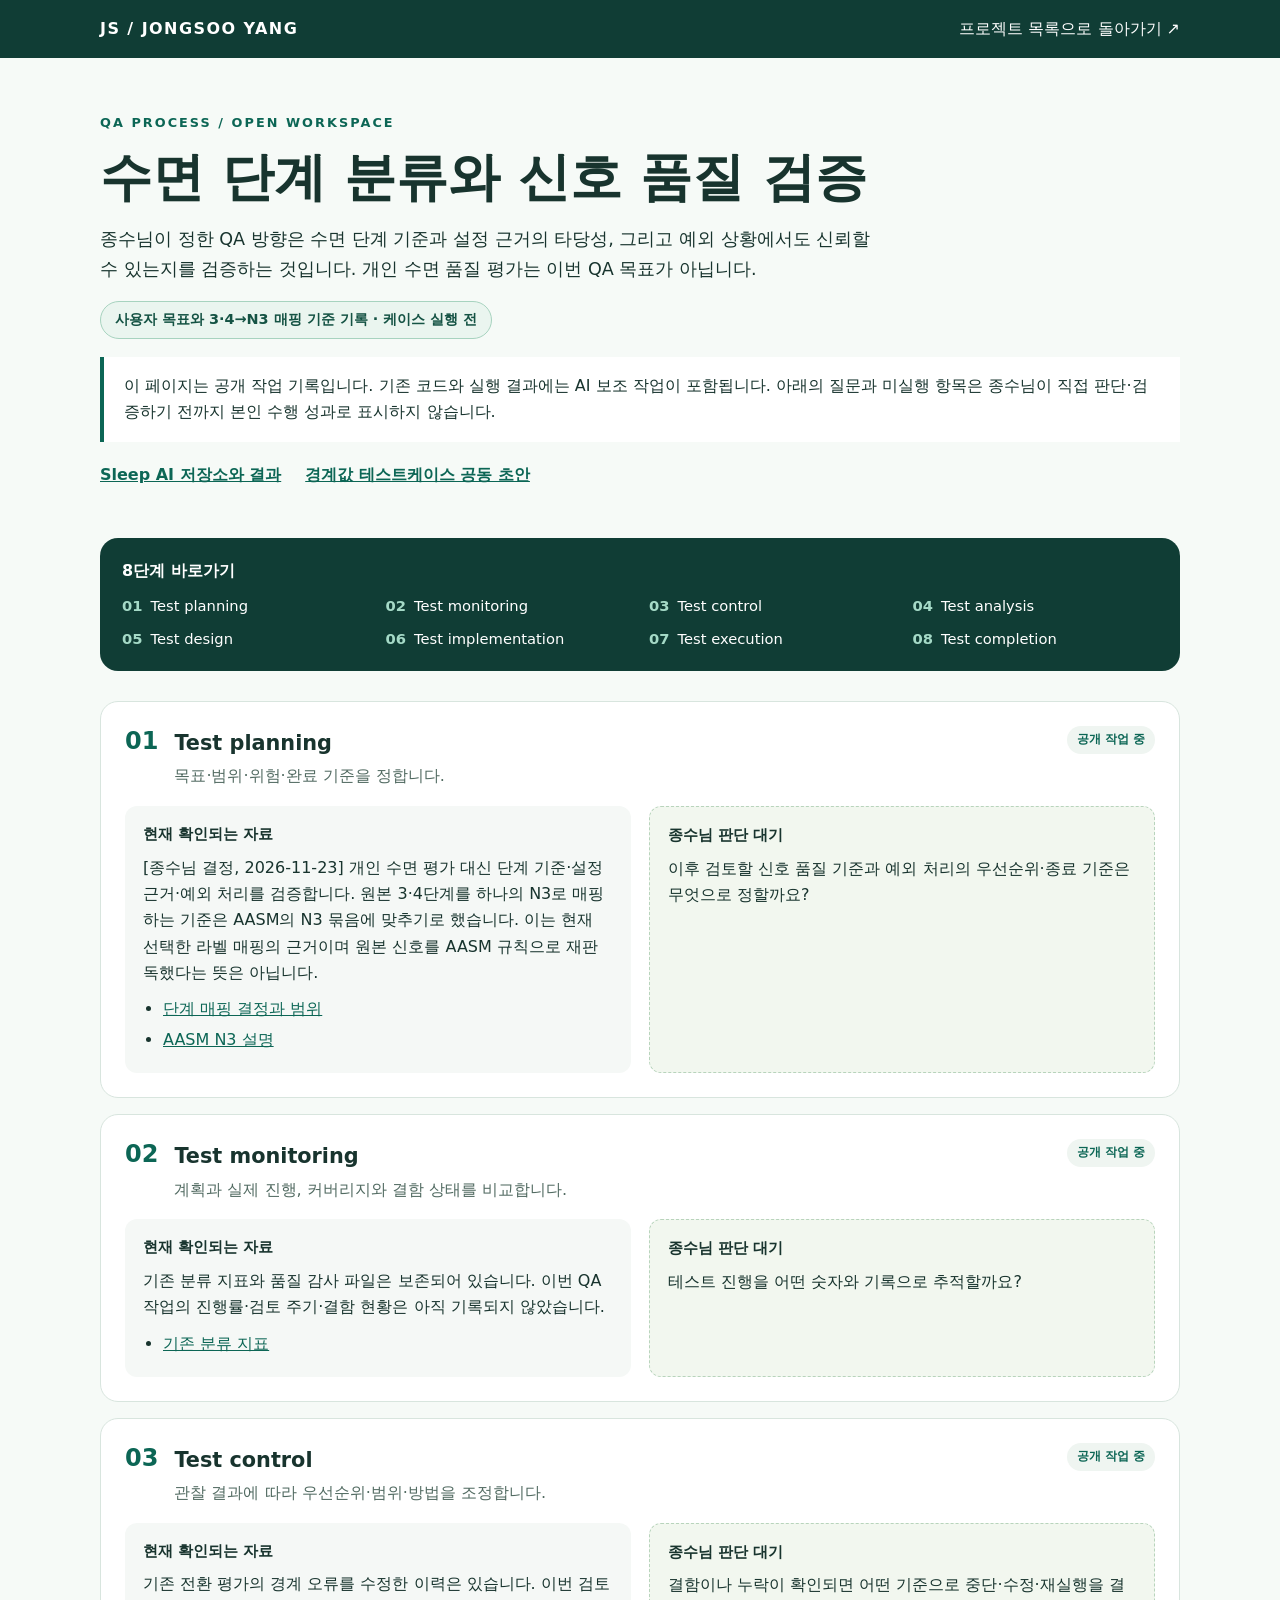
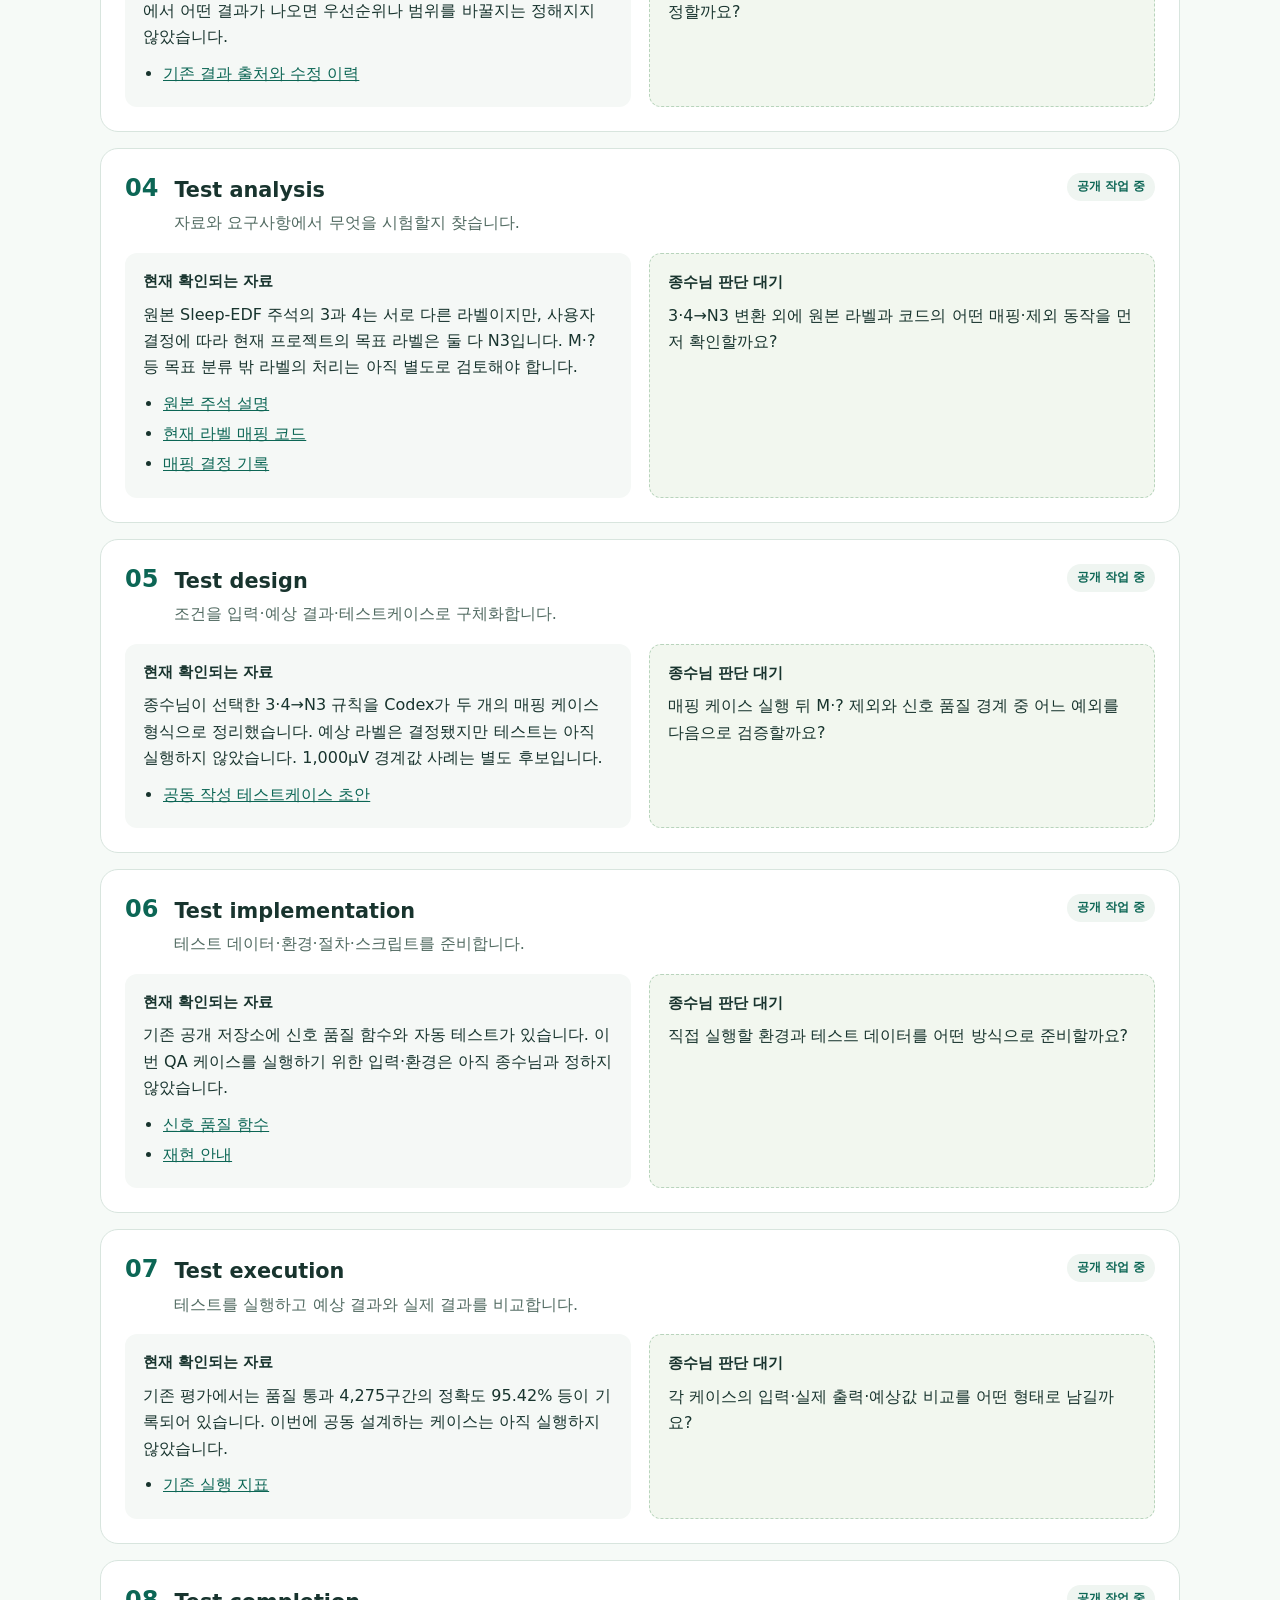
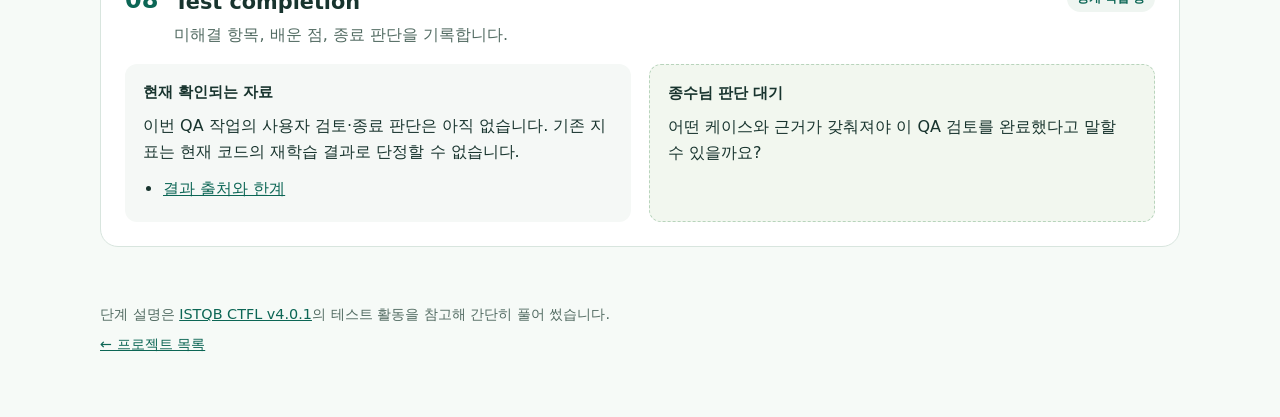
<file: docs/qa/sleep-ai.html>
<!doctype html>
<html lang="ko">
<head>
  <meta charset="utf-8">
  <meta name="viewport" content="width=device-width, initial-scale=1">
  <meta name="description" content="수면 단계 분류와 신호 품질 검증의 QA 작업 기록: 계획부터 완료까지 8단계의 근거와 남은 판단을 공개합니다.">
  <title>수면 단계 분류와 신호 품질 검증 · QA 작업 기록 | Jongsoo Yang</title>
  <link rel="stylesheet" href="style.css">
</head>
<body>
  <a class="skip" href="#main">본문으로 바로가기</a>
  <header class="site-header"><div class="wrap header-inner"><a class="brand" href="../index.html">JS / JONGSOO YANG</a><a href="../index.html#projects">프로젝트 목록으로 돌아가기 ↗</a></div></header>
  <main class="wrap" id="main">
    <section class="hero"><p class="eyebrow">QA PROCESS / OPEN WORKSPACE</p><h1>수면 단계 분류와 신호 품질 검증</h1>
      <p class="lead">종수님이 정한 QA 방향은 수면 단계 기준과 설정 근거의 타당성, 그리고 예외 상황에서도 신뢰할 수 있는지를 검증하는 것입니다. 개인 수면 품질 평가는 이번 QA 목표가 아닙니다.</p>
      <p class="status">사용자 목표와 3·4→N3 매핑 기준 기록 · 케이스 실행 전</p>
      <p class="notice">이 페이지는 공개 작업 기록입니다. 기존 코드와 실행 결과에는 AI 보조 작업이 포함됩니다. 아래의 질문과 미실행 항목은 종수님이 직접 판단·검증하기 전까지 본인 수행 성과로 표시하지 않습니다.</p>
      <ul class="hero-links"><li><a href="https://github.com/ParsleyOnLibra/sleep-ai-project">Sleep AI 저장소와 결과</a></li><li><a href="https://github.com/ParsleyOnLibra/ParsleyOnLibra/blob/main/projects/sleep-ai-qa-review/TEST_CASES_DRAFT.md">경계값 테스트케이스 공동 초안</a></li></ul>
    </section>
    <nav class="phase-nav" aria-label="QA 단계 바로가기"><p>8단계 바로가기</p><ol><li><a href="#planning"><span>01</span>Test planning</a></li><li><a href="#monitoring"><span>02</span>Test monitoring</a></li><li><a href="#control"><span>03</span>Test control</a></li><li><a href="#analysis"><span>04</span>Test analysis</a></li><li><a href="#design"><span>05</span>Test design</a></li><li><a href="#implementation"><span>06</span>Test implementation</a></li><li><a href="#execution"><span>07</span>Test execution</a></li><li><a href="#completion"><span>08</span>Test completion</a></li></ol></nav>
    <section class="stage" id="planning" aria-labelledby="planning-title"><div class="stage-heading"><span class="step">01</span><div><h2 id="planning-title">Test planning</h2><p>목표·범위·위험·완료 기준을 정합니다.</p></div><span class="state">공개 작업 중</span></div><div class="stage-grid"><div class="record"><h3>현재 확인되는 자료</h3><p>[종수님 결정, 2026-11-23] 개인 수면 평가 대신 단계 기준·설정 근거·예외 처리를 검증합니다. 원본 3·4단계를 하나의 N3로 매핑하는 기준은 AASM의 N3 묶음에 맞추기로 했습니다. 이는 현재 선택한 라벨 매핑의 근거이며 원본 신호를 AASM 규칙으로 재판독했다는 뜻은 아닙니다.</p><ul class="links"><li><a href="https://github.com/ParsleyOnLibra/sleep-ai-project/blob/main/docs/STAGE_MAPPING_DECISION.md">단계 매핑 결정과 범위</a></li><li><a href="https://aasm.org/wp-content/uploads/2017/11/Summary-of-Updates-in-v2.1-FINAL.pdf">AASM N3 설명</a></li></ul></div><div class="decision"><h3>종수님 판단 대기</h3><p>이후 검토할 신호 품질 기준과 예외 처리의 우선순위·종료 기준은 무엇으로 정할까요?</p></div></div></section><section class="stage" id="monitoring" aria-labelledby="monitoring-title"><div class="stage-heading"><span class="step">02</span><div><h2 id="monitoring-title">Test monitoring</h2><p>계획과 실제 진행, 커버리지와 결함 상태를 비교합니다.</p></div><span class="state">공개 작업 중</span></div><div class="stage-grid"><div class="record"><h3>현재 확인되는 자료</h3><p>기존 분류 지표와 품질 감사 파일은 보존되어 있습니다. 이번 QA 작업의 진행률·검토 주기·결함 현황은 아직 기록되지 않았습니다.</p><ul class="links"><li><a href="https://github.com/ParsleyOnLibra/sleep-ai-project/blob/main/results/classification/metrics.json">기존 분류 지표</a></li></ul></div><div class="decision"><h3>종수님 판단 대기</h3><p>테스트 진행을 어떤 숫자와 기록으로 추적할까요?</p></div></div></section><section class="stage" id="control" aria-labelledby="control-title"><div class="stage-heading"><span class="step">03</span><div><h2 id="control-title">Test control</h2><p>관찰 결과에 따라 우선순위·범위·방법을 조정합니다.</p></div><span class="state">공개 작업 중</span></div><div class="stage-grid"><div class="record"><h3>현재 확인되는 자료</h3><p>기존 전환 평가의 경계 오류를 수정한 이력은 있습니다. 이번 검토에서 어떤 결과가 나오면 우선순위나 범위를 바꿀지는 정해지지 않았습니다.</p><ul class="links"><li><a href="https://github.com/ParsleyOnLibra/sleep-ai-project/blob/main/docs/PROVENANCE.md">기존 결과 출처와 수정 이력</a></li></ul></div><div class="decision"><h3>종수님 판단 대기</h3><p>결함이나 누락이 확인되면 어떤 기준으로 중단·수정·재실행을 결정할까요?</p></div></div></section><section class="stage" id="analysis" aria-labelledby="analysis-title"><div class="stage-heading"><span class="step">04</span><div><h2 id="analysis-title">Test analysis</h2><p>자료와 요구사항에서 무엇을 시험할지 찾습니다.</p></div><span class="state">공개 작업 중</span></div><div class="stage-grid"><div class="record"><h3>현재 확인되는 자료</h3><p>원본 Sleep-EDF 주석의 3과 4는 서로 다른 라벨이지만, 사용자 결정에 따라 현재 프로젝트의 목표 라벨은 둘 다 N3입니다. M·? 등 목표 분류 밖 라벨의 처리는 아직 별도로 검토해야 합니다.</p><ul class="links"><li><a href="https://physionet.org/content/sleep-edfx/1.0.0/">원본 주석 설명</a></li><li><a href="https://github.com/ParsleyOnLibra/sleep-ai-project/blob/main/eeg/features.py#L12-L14">현재 라벨 매핑 코드</a></li><li><a href="https://github.com/ParsleyOnLibra/sleep-ai-project/blob/main/docs/STAGE_MAPPING_DECISION.md">매핑 결정 기록</a></li></ul></div><div class="decision"><h3>종수님 판단 대기</h3><p>3·4→N3 변환 외에 원본 라벨과 코드의 어떤 매핑·제외 동작을 먼저 확인할까요?</p></div></div></section><section class="stage" id="design" aria-labelledby="design-title"><div class="stage-heading"><span class="step">05</span><div><h2 id="design-title">Test design</h2><p>조건을 입력·예상 결과·테스트케이스로 구체화합니다.</p></div><span class="state">공개 작업 중</span></div><div class="stage-grid"><div class="record"><h3>현재 확인되는 자료</h3><p>종수님이 선택한 3·4→N3 규칙을 Codex가 두 개의 매핑 케이스 형식으로 정리했습니다. 예상 라벨은 결정됐지만 테스트는 아직 실행하지 않았습니다. 1,000µV 경계값 사례는 별도 후보입니다.</p><ul class="links"><li><a href="https://github.com/ParsleyOnLibra/ParsleyOnLibra/blob/main/projects/sleep-ai-qa-review/TEST_CASES_DRAFT.md">공동 작성 테스트케이스 초안</a></li></ul></div><div class="decision"><h3>종수님 판단 대기</h3><p>매핑 케이스 실행 뒤 M·? 제외와 신호 품질 경계 중 어느 예외를 다음으로 검증할까요?</p></div></div></section><section class="stage" id="implementation" aria-labelledby="implementation-title"><div class="stage-heading"><span class="step">06</span><div><h2 id="implementation-title">Test implementation</h2><p>테스트 데이터·환경·절차·스크립트를 준비합니다.</p></div><span class="state">공개 작업 중</span></div><div class="stage-grid"><div class="record"><h3>현재 확인되는 자료</h3><p>기존 공개 저장소에 신호 품질 함수와 자동 테스트가 있습니다. 이번 QA 케이스를 실행하기 위한 입력·환경은 아직 종수님과 정하지 않았습니다.</p><ul class="links"><li><a href="https://github.com/ParsleyOnLibra/sleep-ai-project/blob/main/eeg/features.py#L59-L71">신호 품질 함수</a></li><li><a href="https://github.com/ParsleyOnLibra/sleep-ai-project/blob/main/docs/REPRODUCING.md">재현 안내</a></li></ul></div><div class="decision"><h3>종수님 판단 대기</h3><p>직접 실행할 환경과 테스트 데이터를 어떤 방식으로 준비할까요?</p></div></div></section><section class="stage" id="execution" aria-labelledby="execution-title"><div class="stage-heading"><span class="step">07</span><div><h2 id="execution-title">Test execution</h2><p>테스트를 실행하고 예상 결과와 실제 결과를 비교합니다.</p></div><span class="state">공개 작업 중</span></div><div class="stage-grid"><div class="record"><h3>현재 확인되는 자료</h3><p>기존 평가에서는 품질 통과 4,275구간의 정확도 95.42% 등이 기록되어 있습니다. 이번에 공동 설계하는 케이스는 아직 실행하지 않았습니다.</p><ul class="links"><li><a href="https://github.com/ParsleyOnLibra/sleep-ai-project/blob/main/results/classification/metrics.json">기존 실행 지표</a></li></ul></div><div class="decision"><h3>종수님 판단 대기</h3><p>각 케이스의 입력·실제 출력·예상값 비교를 어떤 형태로 남길까요?</p></div></div></section><section class="stage" id="completion" aria-labelledby="completion-title"><div class="stage-heading"><span class="step">08</span><div><h2 id="completion-title">Test completion</h2><p>미해결 항목, 배운 점, 종료 판단을 기록합니다.</p></div><span class="state">공개 작업 중</span></div><div class="stage-grid"><div class="record"><h3>현재 확인되는 자료</h3><p>이번 QA 작업의 사용자 검토·종료 판단은 아직 없습니다. 기존 지표는 현재 코드의 재학습 결과로 단정할 수 없습니다.</p><ul class="links"><li><a href="https://github.com/ParsleyOnLibra/sleep-ai-project/blob/main/docs/PROVENANCE.md">결과 출처와 한계</a></li></ul></div><div class="decision"><h3>종수님 판단 대기</h3><p>어떤 케이스와 근거가 갖춰져야 이 QA 검토를 완료했다고 말할 수 있을까요?</p></div></div></section>
    <footer><p>단계 설명은 <a href="https://istqb.org/wp-content/uploads/2024/11/ISTQB_CTFL_Syllabus_v4.0.1.pdf">ISTQB CTFL v4.0.1</a>의 테스트 활동을 참고해 간단히 풀어 썼습니다.</p><a href="../index.html#projects">← 프로젝트 목록</a></footer>
  </main>
</body>
</html>
</file>
<file: docs/style.css>
:root {
  color-scheme: light;
  --cream: #f2f0eb;
  --ceramic: #edebe9;
  --white: #ffffff;
  --green: #006241;
  --accent: #00754a;
  --house: #1e3932;
  --uplift: #2b5148;
  --mint: #d4e9e2;
  --ink: rgba(0, 0, 0, .87);
  --soft: rgba(0, 0, 0, .62);
  --soft-white: rgba(255, 255, 255, .76);
  --card-shadow: 0 0 .5px rgba(0, 0, 0, .14), 0 1px 1px rgba(0, 0, 0, .24);
}

* { box-sizing: border-box; }
html { scroll-behavior: smooth; scroll-padding-top: 90px; }
body { margin: 0; overflow-x: clip; background: var(--cream); color: var(--ink); font-family: "Noto Sans KR", "Apple SD Gothic Neo", "Malgun Gothic", sans-serif; font-size: 16px; line-height: 1.7; letter-spacing: -.01em; }
h1, h2, h3, p { margin-top: 0; }
h1, h2, h3 { line-height: 1.25; word-break: keep-all; }
a { color: inherit; text-underline-offset: 4px; }
a:focus-visible, summary:focus-visible { outline: 3px solid var(--accent); outline-offset: 4px; }
img { max-width: 100%; height: auto; }
.shell { width: min(1180px, calc(100% - 80px)); margin-inline: auto; }
.skip-link { position: absolute; top: -4rem; left: 1rem; z-index: 100; padding: .75rem 1rem; background: var(--mint); color: var(--house); font-weight: 700; }
.skip-link:focus { top: 1rem; }

.site-header { position: sticky; top: 0; z-index: 50; background: var(--white); box-shadow: 0 1px 3px rgba(0,0,0,.1), 0 2px 2px rgba(0,0,0,.06), 0 0 2px rgba(0,0,0,.07); }
.header-inner { position: relative; display: flex; align-items: center; justify-content: space-between; gap: 2rem; min-height: 84px; }
.brand { display: inline-flex; align-items: center; gap: .8rem; flex: 0 0 auto; font-family: Manrope, "Noto Sans KR", sans-serif; font-size: 1.06rem; font-weight: 800; letter-spacing: -.035em; text-decoration: none; color: var(--house); }
.brand-mark { display: grid; place-items: center; width: 42px; height: 42px; border-radius: 50%; background: var(--green); color: var(--white); font-size: .84rem; letter-spacing: -.04em; }
.nav { display: flex; flex-wrap: wrap; align-items: center; justify-content: flex-end; gap: clamp(.7rem, 2vw, 1.8rem); font-size: .9rem; font-weight: 700; }
.nav a { text-decoration: none; }
.nav a:hover, .text-link:hover { color: var(--accent); }
.mobile-menu { display: none; }

.hero { background: var(--cream); }
.hero-inner { display: grid; grid-template-columns: minmax(0, 1.08fr) minmax(0, .92fr); align-items: center; gap: clamp(2rem, 5vw, 5rem); min-height: 630px; padding-block: 65px 75px; }
.eyebrow, .section-kicker, .meta { font-family: Manrope, "Noto Sans KR", sans-serif; font-size: .76rem; font-weight: 800; letter-spacing: .12em; text-transform: uppercase; }
.eyebrow { display: flex; align-items: center; gap: .6rem; margin-bottom: 1.5rem; color: var(--green); }
.eyebrow-dot { display: inline-block; width: 9px; height: 9px; border-radius: 50%; background: var(--accent); box-shadow: 0 0 0 5px var(--mint); }
h1 { max-width: 760px; margin-bottom: 1.4rem; color: var(--green); font-size: clamp(2.9rem, 5.1vw, 5rem); font-weight: 700; letter-spacing: -.055em; }
.hero-lead { max-width: 595px; margin-bottom: 0; color: var(--soft); font-size: clamp(1.04rem, 1.45vw, 1.23rem); line-height: 1.85; word-break: keep-all; }
.hero-actions { display: flex; flex-wrap: wrap; gap: .75rem; margin-top: 2rem; }
.button { display: inline-flex; align-items: center; justify-content: center; gap: .6rem; min-height: 48px; padding: .7rem 1.35rem; border: 1px solid transparent; border-radius: 50px; font-size: .93rem; font-weight: 700; line-height: 1.2; text-decoration: none; transition: background-color .2s ease, color .2s ease, transform .2s ease, box-shadow .2s ease; }
.button:active { transform: scale(.95); }
.button-primary { background: var(--accent); border-color: var(--accent); color: var(--white); }
.button-primary:hover { background: var(--green); border-color: var(--green); box-shadow: 0 4px 12px rgba(0, 98, 65, .18); }
.button-outline { border-color: var(--accent); color: var(--green); }
.button-outline:hover { background: var(--mint); }
.hero-art { justify-self: end; width: 100%; max-width: 565px; }
.hero-art img { display: block; width: 100%; border-radius: 28px; filter: drop-shadow(0 8px 16px rgba(30, 57, 50, .08)); }

.section { position: relative; isolation: isolate; padding-block: 100px; }
#about::before, #experience::before, #projects::before { content: ""; position: absolute; z-index: -1; top: 0; bottom: 0; left: 50%; width: 100vw; transform: translateX(-50%); }
#about::before, #projects::before { background: var(--white); }
#experience::before { background: var(--house); }
.section-heading { display: flex; align-items: end; justify-content: space-between; gap: 2rem; margin-bottom: 2.4rem; }
.section-kicker { margin-bottom: .75rem; color: var(--accent); }
h2 { margin-bottom: 0; color: var(--green); font-size: clamp(2rem, 3.25vw, 3rem); font-weight: 700; letter-spacing: -.045em; }
.section-intro { max-width: 410px; margin: 0; color: var(--soft); font-size: .96rem; word-break: keep-all; }
.about-grid { display: grid; grid-template-columns: 1.15fr .85fr; gap: 1.25rem; }
.intro-card, .principle-card, .project-card, .post-card { border-radius: 12px; }
.intro-card { padding: clamp(1.6rem, 3vw, 2.7rem); background: var(--cream); }
.intro-card p { max-width: 61ch; margin-bottom: 1.2rem; font-size: 1.07rem; word-break: keep-all; }
.intro-card p:last-child { margin-bottom: 0; }
.principle-card { padding: clamp(1.6rem, 3vw, 2.7rem); background: var(--mint); }
.principle-card .big-quote { margin: 1rem 0 1.3rem; color: var(--house); font-size: clamp(1.45rem, 2.3vw, 2rem); font-weight: 700; line-height: 1.5; letter-spacing: -.035em; word-break: keep-all; }
.principle-card p:last-child { margin-bottom: 0; color: var(--soft); }

#experience { color: var(--white); }
#experience h2 { color: var(--white); }
#experience .section-kicker { color: #bce1cc; }
#experience .section-intro { color: var(--soft-white); }
.timeline { display: grid; grid-template-columns: 1fr 1fr; gap: 1.25rem; }
.timeline-item { min-height: 240px; padding: clamp(1.5rem, 3vw, 2.5rem); border: 1px solid rgba(255,255,255,.15); border-radius: 12px; background: var(--uplift); box-shadow: var(--card-shadow); }
.timeline-item .period { color: #bce1cc; font-family: Manrope, sans-serif; font-size: .82rem; font-weight: 800; letter-spacing: .05em; }
.timeline-item h3 { margin: .7rem 0 1rem; color: var(--white); font-size: 1.4rem; font-weight: 700; letter-spacing: -.025em; }
.timeline-item p { margin-bottom: 0; color: var(--soft-white); font-size: .94rem; word-break: keep-all; }

.project-grid { display: grid; grid-template-columns: repeat(3, minmax(0, 1fr)); gap: 1.25rem; }
.project-card { position: relative; display: flex; flex-direction: column; min-height: 380px; overflow: hidden; padding: clamp(1.6rem, 3vw, 2.5rem); border: 1px solid #e2e6df; background: var(--white); box-shadow: var(--card-shadow); }
.project-card::before { content: ""; width: 50px; height: 5px; margin-bottom: 1.6rem; border-radius: 4px; background: var(--accent); }
.project-card.featured { background: #eef5ef; }
.project-card .meta { color: var(--accent); }
.project-card h3 { margin: .6rem 0 1rem; color: var(--house); font-size: clamp(1.55rem, 2.5vw, 2.15rem); font-weight: 700; letter-spacing: -.04em; }
.project-card p { color: var(--soft); word-break: keep-all; }
.tags { display: flex; flex-wrap: wrap; gap: .45rem; margin: .3rem 0 1.7rem; padding: 0; list-style: none; }
.tags li { padding: .28rem .7rem; border: 1px solid #bfd6ca; border-radius: 50px; color: var(--house); font-size: .74rem; font-weight: 700; }
.text-link { width: fit-content; margin-top: auto; color: var(--green); font-size: .92rem; font-weight: 800; text-decoration-thickness: 1px; }
.project-card .text-link + .text-link { margin-top: .65rem; }

.post-list { display: grid; gap: 1rem; }
.post-card { display: grid; grid-template-columns: 145px 1fr auto; align-items: center; gap: 1.5rem; min-height: 126px; padding: 1.5rem 1.8rem; background: var(--white); box-shadow: var(--card-shadow); text-decoration: none; transition: transform .2s ease, box-shadow .2s ease; }
.post-card:hover { transform: translateY(-2px); box-shadow: 0 2px 4px rgba(0,0,0,.12), 0 8px 18px rgba(0,0,0,.07); }
.post-card .meta { color: var(--accent); }
.post-card h3 { margin: 0 0 .35rem; color: var(--house); font-size: 1.27rem; letter-spacing: -.025em; }
.post-card p { margin: 0; color: var(--soft); font-size: .9rem; word-break: keep-all; }
.post-arrow { display: grid; place-items: center; width: 42px; height: 42px; border: 1px solid var(--accent); border-radius: 50%; color: var(--green); font-size: 1.3rem; }

.contact { background: var(--house); color: var(--white); }
.contact .section-kicker { color: #bce1cc; }
.contact h2 { color: var(--white); }
.contact p:not(.section-kicker) { max-width: 570px; margin: 1.2rem 0 1.8rem; color: var(--soft-white); }
.contact .button-primary { border-color: var(--white); background: var(--white); color: var(--green); }
.contact .button-primary:hover { background: var(--mint); border-color: var(--mint); }
.site-footer { padding-block: 28px; background: #162e27; color: var(--soft-white); font-size: .82rem; }
.footer-inner { display: flex; justify-content: space-between; gap: 1rem; flex-wrap: wrap; }
.footer-inner p { margin: 0; }

.article-header { padding-block: 78px 82px; background: var(--cream); }
.article-header .shell { max-width: 850px; }
.article-header .meta { margin-bottom: 1.3rem; color: var(--accent); }
.article-header h1 { font-size: clamp(2.5rem, 5vw, 4.5rem); }
.article-header p:not(.meta) { max-width: 680px; margin-bottom: 0; color: var(--soft); font-size: 1.1rem; word-break: keep-all; }
.article-body { position: relative; isolation: isolate; width: min(760px, calc(100% - 80px)); margin-inline: auto; padding-block: 76px 110px; font-size: 1.04rem; }
.article-body::before { content: ""; position: absolute; z-index: -1; inset-block: 0; left: 50%; width: 100vw; transform: translateX(-50%); background: var(--white); }
.article-body h2 { margin: 3rem 0 1rem; font-size: clamp(1.55rem, 2.6vw, 2rem); }
.article-body p, .article-body li { word-break: keep-all; }
.article-body ul { padding-left: 1.4rem; }
.article-body li + li { margin-top: .6rem; }
.article-body blockquote { margin: 2.3rem 0; padding: 1.5rem 1.7rem; border-left: 4px solid var(--accent); border-radius: 0 12px 12px 0; background: var(--mint); color: var(--house); font-size: 1.12rem; font-weight: 700; }
.article-body .note { margin-top: 3rem; padding: 1.25rem 1.5rem; border-radius: 12px; background: var(--cream); color: var(--soft); font-size: .92rem; }
.back-link { display: inline-flex; margin-top: 2rem; color: var(--green); font-weight: 800; }

@media (max-width: 950px) {
  .hero-inner { grid-template-columns: 1fr .8fr; min-height: 550px; }
  .project-grid { grid-template-columns: repeat(2, minmax(0, 1fr)); }
  .section-heading { align-items: start; flex-direction: column; gap: .8rem; }
}
@media (max-width: 760px) {
  .shell, .article-body { width: min(100% - 48px, 760px); }
  .header-inner { min-height: 72px; }
  .nav { display: none; }
  .mobile-menu { display: block; margin-left: auto; }
  .mobile-menu summary { display: flex; align-items: center; gap: .6rem; min-height: 42px; padding: .45rem .9rem; border: 1px solid var(--accent); border-radius: 50px; color: var(--green); font-size: .88rem; font-weight: 700; cursor: pointer; list-style: none; }
  .mobile-menu summary::-webkit-details-marker { display: none; }
  .mobile-menu nav { position: absolute; top: calc(100% - 3px); right: 0; display: grid; min-width: 190px; padding: .55rem; border-radius: 12px; background: var(--white); box-shadow: 0 2px 6px rgba(0,0,0,.14), 0 12px 24px rgba(0,0,0,.08); }
  .mobile-menu nav a { padding: .65rem .8rem; border-radius: 7px; color: var(--house); font-size: .9rem; font-weight: 700; text-decoration: none; }
  .mobile-menu nav a:hover { background: var(--mint); }
  .hero-inner { grid-template-columns: 1fr; gap: 2rem; padding-block: 66px 74px; }
  .hero-art { max-width: 520px; justify-self: center; }
  .about-grid, .timeline, .project-grid { grid-template-columns: 1fr; }
  .section { padding-block: 75px; }
  .post-card { grid-template-columns: 1fr auto; gap: .6rem 1rem; }
  .post-card .meta { grid-column: 1 / -1; }
  .post-arrow { grid-column: 2; grid-row: 2; }
}
@media (max-width: 580px) {
  .shell, .article-body { width: min(100% - 32px, 760px); }
  .header-inner { min-height: 64px; gap: .7rem; }
  .brand { font-size: .94rem; }
  .brand-mark { width: 36px; height: 36px; }
  .hero-inner { padding-block: 55px 64px; }
  .hero-art { max-width: 370px; }
  .section { padding-block: 64px; }
  .hero-actions .button { flex: 1 1 160px; }
  .post-card { padding: 1.2rem; }
  .article-header { padding-block: 62px 68px; }
  .article-body { padding-block: 60px 80px; }
}
@media (prefers-reduced-motion: reduce) {
  html { scroll-behavior: auto; }
  .button, .post-card { transition: none; }
}
</file>
<file: docs/projects/amr-qa-lab/style.css>
:root{--cream:#f6f5ef;--paper:#fff;--ink:#20372c;--green:#1a5b43;--muted:#637267;--line:#dbe3d9;--accent:#d5e8ad;--soft:#eef4e8;--warn:#a04a22}
*{box-sizing:border-box}body{margin:0;background:var(--cream);color:var(--ink);font:16px/1.65 system-ui,-apple-system,"Malgun Gothic",sans-serif}a{color:var(--green)}.wrap{max-width:1160px;margin:auto;padding:0 24px}.site-header{background:var(--paper);border-bottom:1px solid var(--line)}.header-inner{display:flex;justify-content:space-between;align-items:center;min-height:70px;gap:15px}.site-header a{text-decoration:none;font-size:.86rem;font-weight:700}.brand{letter-spacing:.08em}.hero{padding:75px 0 55px}.eyebrow{margin:0 0 12px;color:var(--green);font-size:.75rem;font-weight:800;letter-spacing:.15em}.hero h1{font-size:clamp(2.65rem,6vw,5.3rem);line-height:1.13;letter-spacing:-.07em;margin:0 0 24px}.lead{max-width:760px;font-size:1.15rem;color:#43584b}.scope{max-width:760px;padding:12px 16px;background:#fff4da;border-left:4px solid #c28d36;font-size:.88rem}.hero-links{display:flex;gap:20px;align-items:center;flex-wrap:wrap;margin-top:28px}.button{display:inline-block;padding:12px 19px;border-radius:999px;background:var(--green);color:#fff;text-decoration:none;font-weight:700}.quiet-link{font-weight:700;text-underline-offset:4px}.summary{display:grid;grid-template-columns:repeat(3,1fr);gap:14px}.metric{padding:23px;background:var(--paper);border:1px solid var(--line);border-radius:15px}.metric span{display:block;color:var(--green);font-size:.84rem;font-weight:800}.metric strong{display:block;font-size:2.7rem;line-height:1.2;margin:10px 0}.metric small{color:var(--muted)}.method,.finding{display:grid;grid-template-columns:minmax(230px,.85fr) 1.15fr;gap:30px;align-items:start;margin:32px 0;padding:35px;background:var(--soft);border-radius:16px}.method h2,.finding h2,.section-head h2{margin:0;font-size:clamp(1.7rem,3vw,2.35rem);line-height:1.25;letter-spacing:-.04em}.method p:last-child,.finding p:last-child{margin:0;color:#44554a}.cases{margin:85px 0 45px}.section-head{display:flex;justify-content:space-between;gap:24px;align-items:end;margin-bottom:24px}.section-head>p{max-width:340px;color:var(--muted);font-size:.9rem}.case-layout{display:grid;grid-template-columns:360px minmax(0,1fr);gap:16px;align-items:start}.case-panel,.detail{background:var(--paper);border:1px solid var(--line);border-radius:15px;padding:20px}.search-label{display:block;font-size:.83rem;font-weight:800;margin-bottom:8px}input{width:100%;font:inherit;padding:10px 12px;border:1px solid #b8c9b9;border-radius:9px}.filters{display:flex;gap:7px;margin:13px 0 15px}.filters button{border:1px solid var(--line);border-radius:999px;background:white;color:var(--green);padding:5px 12px;cursor:pointer}.filters button.active{background:var(--green);color:white}.case-list{max-height:610px;overflow:auto}.case-item{display:block;width:100%;text-align:left;background:#fff;border:1px solid var(--line);border-radius:10px;margin:7px 0;padding:10px 12px;cursor:pointer;color:var(--ink);font:inherit}.case-item.selected{border-color:var(--green);background:var(--soft)}.case-item .id{display:block;font-size:.73rem;font-weight:800;color:var(--green)}.case-item .title{display:block;font-size:.9rem;font-weight:700}.detail{min-height:390px}.detail h3{font-size:1.5rem;margin:5px 0}.meta{color:var(--muted);font-size:.82rem}.badge{display:inline-block;padding:2px 9px;border-radius:999px;background:#e0efd8;color:var(--green);font-size:.72rem;font-weight:800}.badge.fail{background:#fce4d9;color:var(--warn)}.step{border-top:1px solid var(--line);padding:15px 0}.step h4{margin:0 0 5px}.step p{margin:4px 0;font-size:.9rem}.timeline{padding:0;margin:15px 0;list-style:none}.timeline li{padding:9px 12px;margin:7px 0;background:var(--soft);border-radius:8px;font-size:.87rem}.finding{grid-template-columns:1fr 1.2fr;background:#fff4da}.finding a{font-weight:700}footer{border-top:1px solid var(--line);padding:30px 0 50px;color:var(--muted);font-size:.78rem}@media(max-width:780px){.summary{grid-template-columns:1fr 1fr}.case-layout,.method,.finding{grid-template-columns:1fr}.section-head{display:block}.hero{padding:48px 0 30px}}@media(max-width:520px){.wrap{padding:0 16px}.summary{grid-template-columns:1fr}.metric strong{font-size:2.1rem}.site-header a{font-size:.75rem}.case-panel,.detail{padding:15px}}button:focus-visible,a:focus-visible,input:focus-visible{outline:3px solid #b9d17e;outline-offset:2px}
</file>
<file: docs/projects/reward-ad-qa-lab/style.css>
.skip{position:absolute;left:-9999px;top:auto}.skip:focus{left:12px;top:12px;z-index:10;background:#fff;padding:8px 12px}.risk{margin:78px 0 0}.risk-grid{display:grid;grid-template-columns:repeat(3,1fr);gap:14px}.risk-grid article{background:#fff;border:1px solid var(--line);border-radius:15px;padding:23px}.risk-grid h3{margin:0 0 10px;font-size:1.2rem}.risk-grid p{margin:0;color:#44554a}.risk-grid span{display:block;margin-top:18px;color:var(--green);font-size:.8rem;font-weight:800}.case-panel #search{margin-bottom:15px}.detail .snapshot{margin:18px 0;padding:14px;background:var(--soft);border-radius:9px}.detail .snapshot p{margin:4px 0}.limits{margin:45px 0;padding:30px;background:#fff;border:1px solid var(--line);border-radius:15px}.limits h2{margin:0 0 10px;font-size:1.7rem}.limits p:last-child{margin:0;color:#44554a}.finding{margin-top:38px}@media(max-width:780px){.risk-grid{grid-template-columns:1fr}.risk{margin-top:55px}}
</file>
<file: docs/projects/case-pages.css>
:root {
  --cream: #f2f0eb; --white: #fff; --green: #006241; --accent: #00754a; --house: #1e3932;
  --mint: #d4e9e2; --ink: rgba(0,0,0,.87); --soft: rgba(0,0,0,.62); --line: #e2e6df;
}
* { box-sizing: border-box; }
html { scroll-behavior: smooth; scroll-padding-top: 84px; }
body { margin: 0; background: var(--cream); color: var(--ink); font-family: "Noto Sans KR", "Apple SD Gothic Neo", "Malgun Gothic", sans-serif; font-size: 16px; line-height: 1.7; letter-spacing: -.01em; }
a { color: var(--green); text-underline-offset: 3px; }
a:focus-visible { outline: 3px solid var(--accent); outline-offset: 3px; }
img { max-width: 100%; height: auto; display: block; }
h1, h2, h3 { line-height: 1.25; word-break: keep-all; color: var(--house); }
.wrap { width: min(1180px, calc(100% - 48px)); margin-inline: auto; }
.skip { position: absolute; left: 1rem; top: -4rem; background: var(--mint); padding: .6rem 1rem; font-weight: 700; z-index: 99; }
.skip:focus { top: 1rem; }
.top { position: sticky; top: 0; z-index: 50; background: var(--white); box-shadow: 0 1px 3px rgba(0,0,0,.1); }
.top-inner { display: flex; align-items: center; justify-content: space-between; gap: 1rem; min-height: 68px; flex-wrap: wrap; }
.brand { display: inline-flex; align-items: center; gap: .6rem; font-family: Manrope, sans-serif; font-weight: 800; color: var(--house); text-decoration: none; }
.mark { display: grid; place-items: center; width: 36px; height: 36px; border-radius: 50%; background: var(--green); color: #fff; font-size: .78rem; }
.top nav { display: flex; gap: 1.2rem; flex-wrap: wrap; font-size: .9rem; font-weight: 700; }
.top nav a { text-decoration: none; }
.hero { padding: 56px 0 24px; }
.eyebrow { font-family: Manrope, sans-serif; font-size: .76rem; font-weight: 800; letter-spacing: .12em; color: var(--accent); margin: 0 0 .6rem; }
.hero h1 { font-size: clamp(2rem, 4.4vw, 3.2rem); letter-spacing: -.04em; margin: 0 0 1rem; }
.lead { max-width: 820px; color: var(--soft); font-size: 1.04rem; word-break: keep-all; }
.metrics { display: grid; grid-template-columns: repeat(4, minmax(0,1fr)); gap: .9rem; margin: 1.8rem 0 1.2rem; }
.metrics div { background: var(--white); border: 1px solid var(--line); border-radius: 12px; padding: 1rem 1.1rem; }
.metrics strong { display: block; font-family: Manrope, sans-serif; font-size: 2rem; color: var(--green); line-height: 1.1; }
.metrics span { font-size: .84rem; color: var(--soft); }
.toc { display: flex; flex-wrap: wrap; gap: .5rem; }
.toc a { padding: .3rem .8rem; border: 1px solid #bfd6ca; border-radius: 50px; font-size: .82rem; font-weight: 700; text-decoration: none; background: var(--white); }
.block { padding: 36px 0; border-top: 1px solid var(--line); }
.block h2 { font-size: clamp(1.4rem, 2.6vw, 1.9rem); margin: 0 0 .6rem; letter-spacing: -.03em; }
.block h3.stage { margin: 1.6rem 0 .6rem; font-size: 1.15rem; }
.note { color: var(--soft); font-size: .92rem; max-width: 900px; word-break: keep-all; }
.two { display: grid; grid-template-columns: 1fr 1fr; gap: 1rem; }
.card { background: var(--white); border: 1px solid var(--line); border-radius: 12px; padding: 1.1rem 1.3rem; }
.card h3 { margin: 0 0 .5rem; font-size: 1.05rem; }
.card ul { margin: 0; padding-left: 1.1rem; }
.table-wrap { overflow-x: auto; background: var(--white); border: 1px solid var(--line); border-radius: 12px; }
table { width: 100%; border-collapse: collapse; font-size: .84rem; line-height: 1.55; }
th, td { text-align: left; vertical-align: top; padding: .6rem .7rem; border-bottom: 1px solid var(--line); }
th { background: #eef5ef; color: var(--house); font-weight: 700; position: sticky; top: 0; }
tr:target td { background: #fff7d6; }
td.id, a.id { font-family: Manrope, monospace; font-weight: 800; white-space: nowrap; color: var(--house); }
table.tc td:nth-child(2) { min-width: 180px; } table.tc td:nth-child(3) { min-width: 220px; } table.tc td:nth-child(4) { min-width: 300px; }
table.assume td:nth-child(2) { min-width: 420px; }
.pri { display: inline-block; padding: .05rem .5rem; border-radius: 50px; font-size: .74rem; font-weight: 800; white-space: nowrap; }
.pri-critical { background: #fde2e1; color: #9b1c1c; } .pri-high { background: #fdecd2; color: #8a4b08; }
.pri-medium { background: #e3eefc; color: #1e4e8c; } .pri-low { background: #ecefe9; color: #4a5548; }
.prio-sum { font-size: .88rem; }
.fs { margin-top: 1rem; }
.fs h3 { display: flex; flex-wrap: wrap; align-items: center; gap: .5rem; }
.fs .sub { font-size: .85rem; color: var(--soft); font-weight: 500; }
.fs .why { background: #eef5ef; border-radius: 8px; padding: .7rem .9rem; font-size: .9rem; }
.fs dl { display: grid; grid-template-columns: 140px 1fr; gap: .4rem 1rem; font-size: .86rem; margin: 0; }
.fs dt { font-weight: 700; color: var(--house); }
.fs dd { margin: 0; }
ol.auto { padding-left: 1.2rem; }
ol.auto li { background: var(--white); border: 1px solid var(--line); border-radius: 12px; padding: .8rem 1rem; margin-bottom: .7rem; }
ol.auto p { margin: .3rem 0 0; font-size: .9rem; }
table.ai td { min-width: 260px; }
figure { margin: 1.2rem 0; background: var(--white); border: 1px solid var(--line); border-radius: 12px; padding: 12px; }
figcaption { margin-top: .5rem; color: var(--soft); font-size: .84rem; }
.foot { margin-top: 40px; padding: 24px 0; background: #162e27; color: rgba(255,255,255,.76); font-size: .82rem; }
.foot p { margin: 0; }
/* portfolio cases */
.case { padding: 40px 0; border-top: 1px solid var(--line); }
.case .tag { display: inline-block; margin-left: .4rem; padding: .1rem .6rem; border-radius: 50px; background: var(--mint); color: var(--house); font-size: .76rem; font-weight: 700; vertical-align: middle; }
.case .tag.work { background: #e3eefc; color: #1e4e8c; }
.role { font-size: .88rem; color: var(--soft); margin: -.2rem 0 1rem; }
.flow { display: flex; flex-wrap: wrap; align-items: center; gap: .5rem; margin: .8rem 0; }
.flow span { background: var(--white); border: 1px solid #bfd6ca; border-radius: 8px; padding: .35rem .7rem; font-size: .88rem; }
.flow i { font-style: normal; color: var(--accent); font-weight: 800; }
.pair { display: grid; grid-template-columns: 1fr 1fr; gap: 1rem; }
.pair figure { margin: .6rem 0; }
.runs td:first-child { white-space: nowrap; font-weight: 700; }
pre.bug { background: #1e2b27; color: #e7f2ec; border-radius: 10px; padding: 1rem; overflow-x: auto; font-size: .82rem; line-height: 1.55; }
.skills { display: grid; grid-template-columns: repeat(auto-fit, minmax(240px, 1fr)); gap: .8rem; }
.skills div { background: var(--white); border: 1px solid var(--line); border-radius: 12px; padding: .9rem 1rem; font-size: .9rem; }
.skills strong { display: block; color: var(--house); margin-bottom: .2rem; }
@media (max-width: 820px) {
  .metrics { grid-template-columns: 1fr 1fr; }
  .two, .pair { grid-template-columns: 1fr; }
  .fs dl { grid-template-columns: 1fr; }
}
</file>
<file: docs/qa/style.css>
:root{color-scheme:light;--ink:#18342e;--muted:#526b62;--green:#0c6655;--line:#d8e5de;--paper:#f6faf7;--white:#fff;--soft:#eaf5ef}*{box-sizing:border-box}html{scroll-behavior:smooth}body{margin:0;background:var(--paper);color:var(--ink);font:16px/1.65 system-ui,-apple-system,"Noto Sans KR",sans-serif}a{color:var(--green)}a:hover{text-decoration-thickness:2px}.skip{position:absolute;left:-9999px}.skip:focus{left:1rem;top:1rem;background:#fff;padding:.6rem;z-index:5}.wrap{width:min(1080px,calc(100% - 36px));margin:auto}.site-header{background:#103d35;color:#fff}.header-inner{display:flex;justify-content:space-between;gap:1rem;align-items:center;padding:16px 0}.site-header a{color:#fff;text-decoration:none}.brand{font-weight:800;letter-spacing:.09em}.hero{padding:54px 0 24px}.eyebrow{margin:0 0 12px;color:var(--green);font-size:.8rem;font-weight:800;letter-spacing:.16em}.hero h1{margin:0;font-size:clamp(2rem,5vw,3.25rem);line-height:1.2}.lead{font-size:1.1rem;max-width:780px}.status{display:inline-block;margin:0 0 18px;background:var(--soft);border:1px solid #a7d3bf;border-radius:100px;padding:6px 14px;color:#155344;font-weight:700;font-size:.9rem}.notice{border-left:4px solid var(--green);background:#fff;padding:16px 20px;margin:0 0 20px}.hero-links{display:flex;flex-wrap:wrap;gap:10px 24px;padding:0;list-style:none;margin:0}.hero-links a{font-weight:700}.phase-nav{margin:26px 0 30px;background:#103d35;color:#fff;padding:20px 22px;border-radius:18px}.phase-nav p{margin:0 0 10px;font-weight:800}.phase-nav ol{display:grid;grid-template-columns:repeat(4,minmax(0,1fr));gap:8px 18px;list-style:none;padding:0;margin:0}.phase-nav a{display:flex;gap:8px;align-items:center;color:#fff;text-decoration:none;font-size:.92rem}.phase-nav span{color:#a5dac7;font-weight:800}.stage{background:var(--white);border:1px solid var(--line);border-radius:18px;padding:24px;margin:16px 0;scroll-margin-top:18px}.stage-heading{display:flex;align-items:flex-start;gap:16px}.step{font-size:1.5rem;color:var(--green);font-weight:900;line-height:1.25}.stage h2{margin:0;font-size:1.3rem}.stage-heading p{margin:3px 0 16px;color:var(--muted)}.state{margin-left:auto;white-space:nowrap;background:#eff5f1;border-radius:100px;padding:4px 10px;color:var(--green);font-size:.75rem;font-weight:700}.stage-grid{display:grid;grid-template-columns:1fr 1fr;gap:18px}.record,.decision{border-radius:12px;padding:16px 18px}.record{background:#f5f8f6}.decision{background:#f2f7ef;border:1px dashed #b8d4bc}.stage h3{margin:0 0 8px;font-size:.94rem}.stage-grid p{margin:0}.links{margin:10px 0 0;padding-left:20px}.links li{margin:4px 0}footer{padding:40px 0 60px;color:var(--muted);font-size:.9rem}footer p{margin:0 0 6px}@media(max-width:760px){.phase-nav ol{grid-template-columns:repeat(2,minmax(0,1fr))}.stage-grid{grid-template-columns:1fr}.state{display:none}.hero{padding-top:34px}}@media(max-width:480px){.phase-nav ol{grid-template-columns:1fr}.header-inner{font-size:.85rem}.stage{padding:18px}}
</file>
